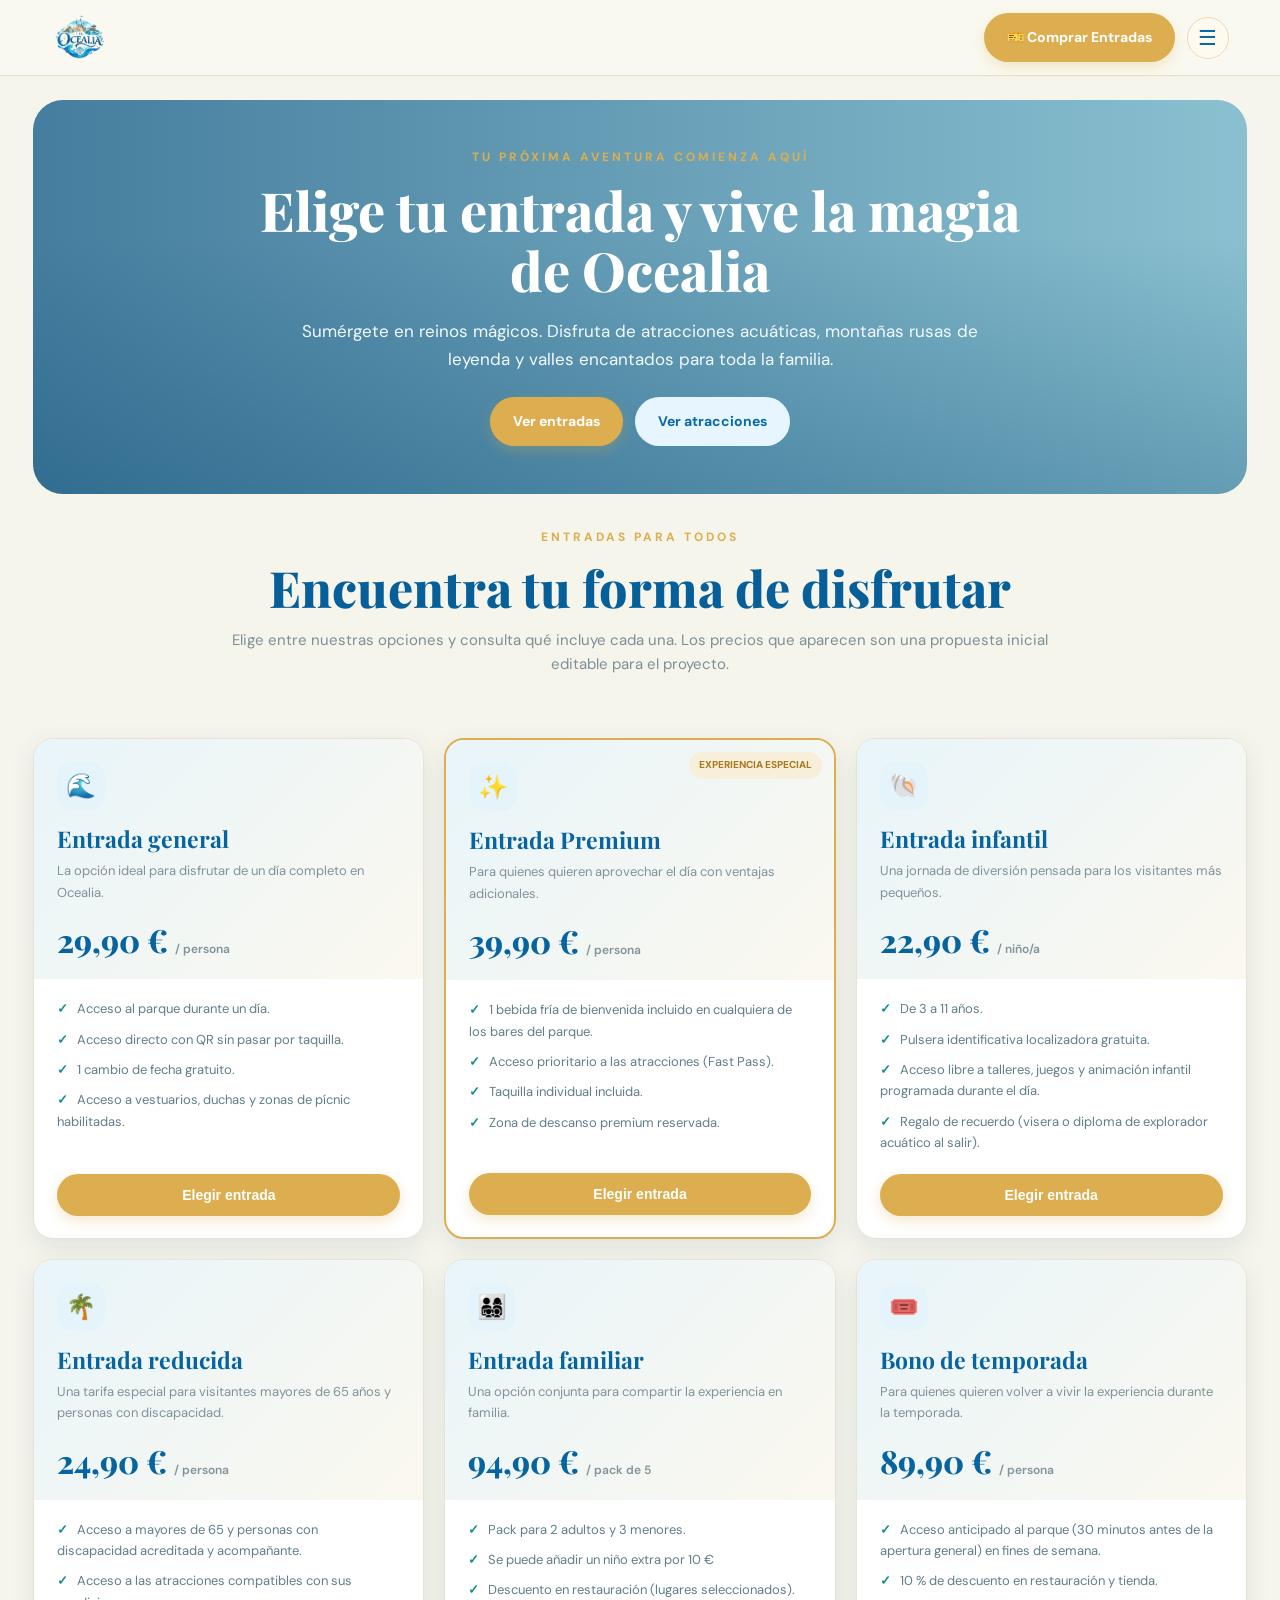
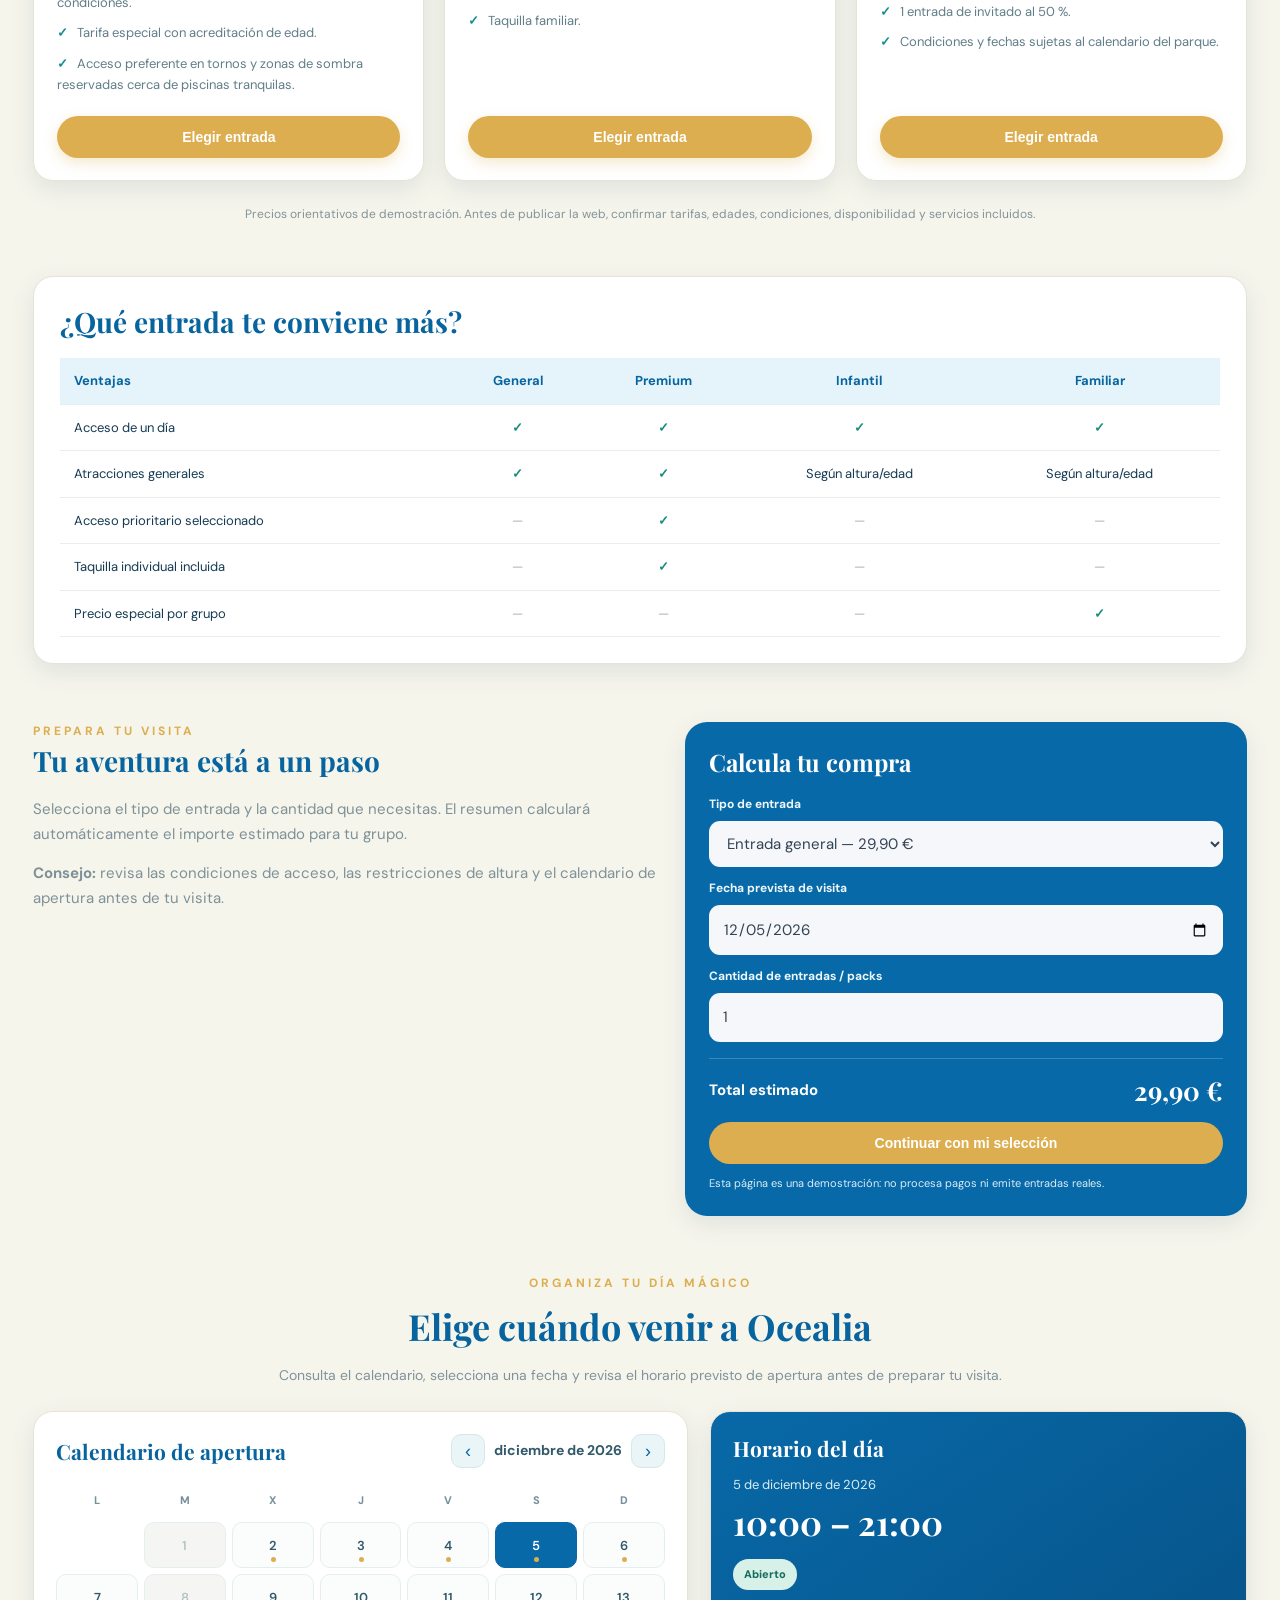
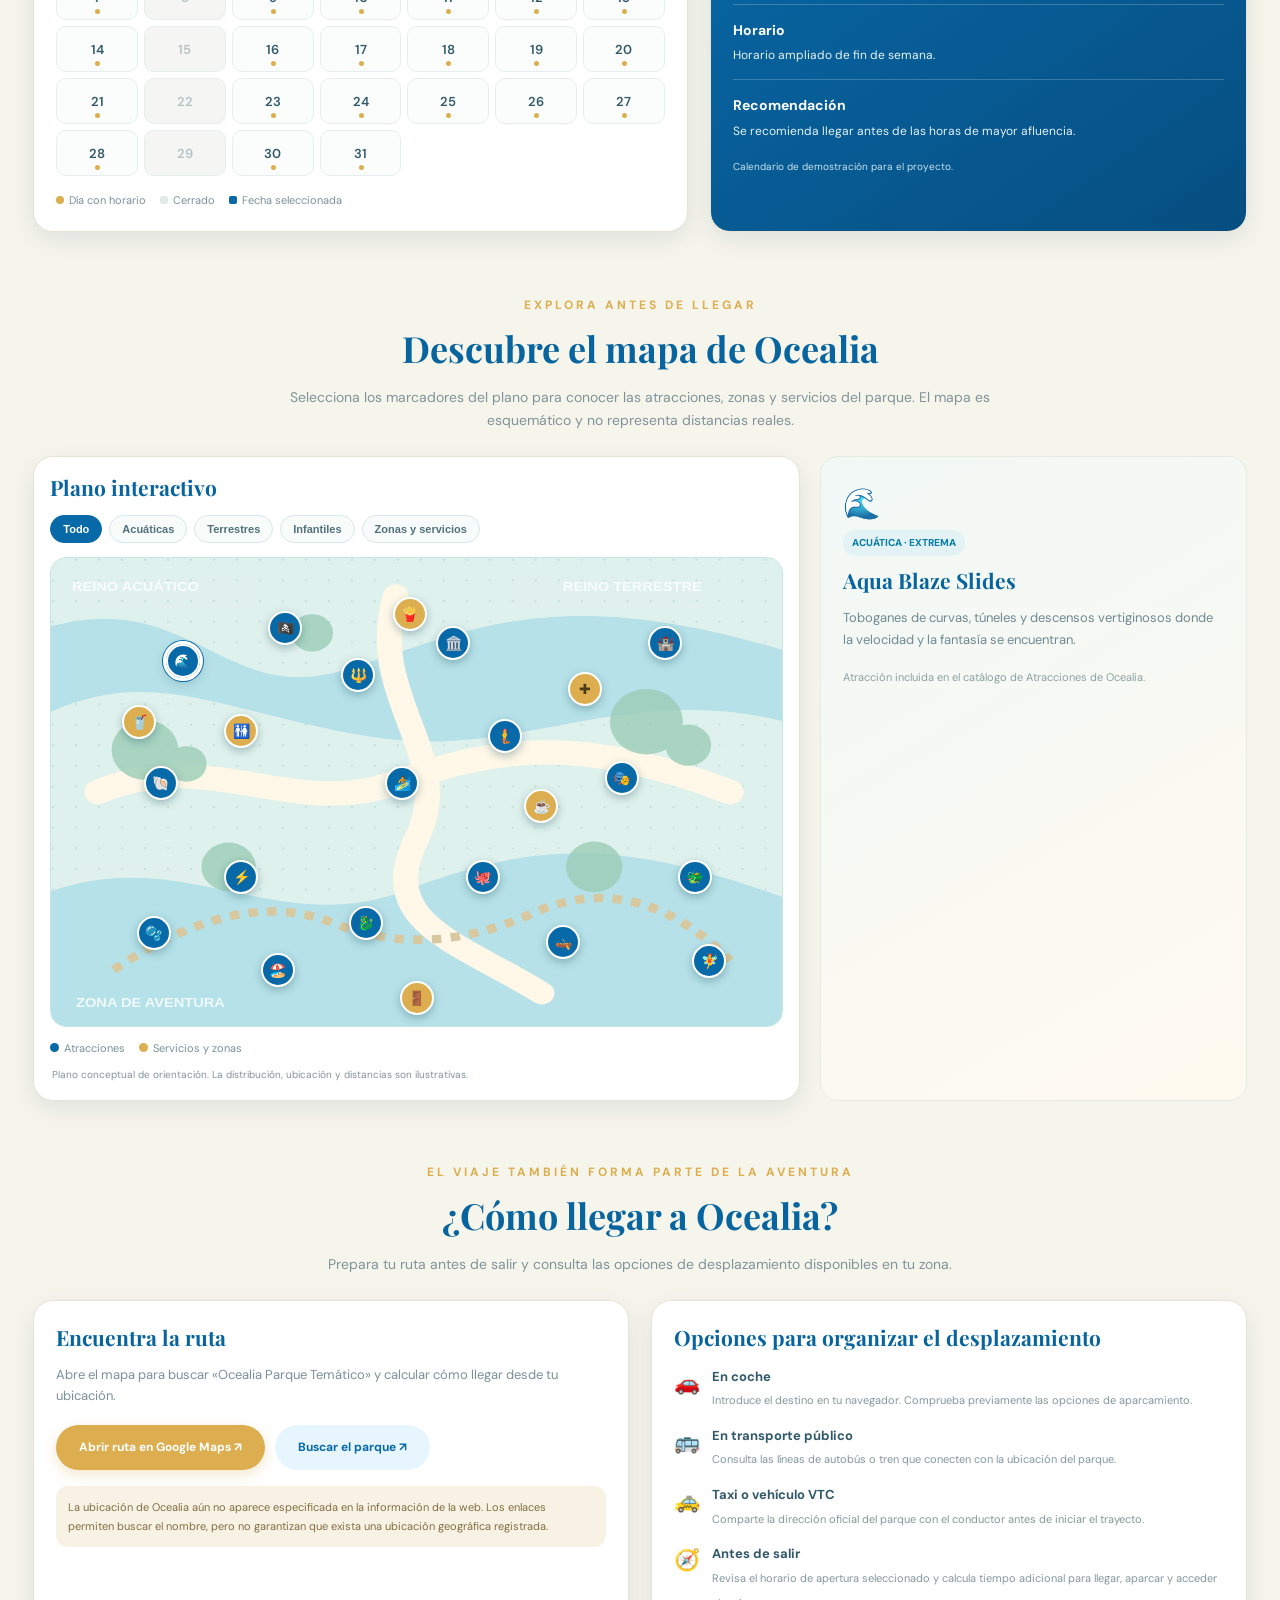
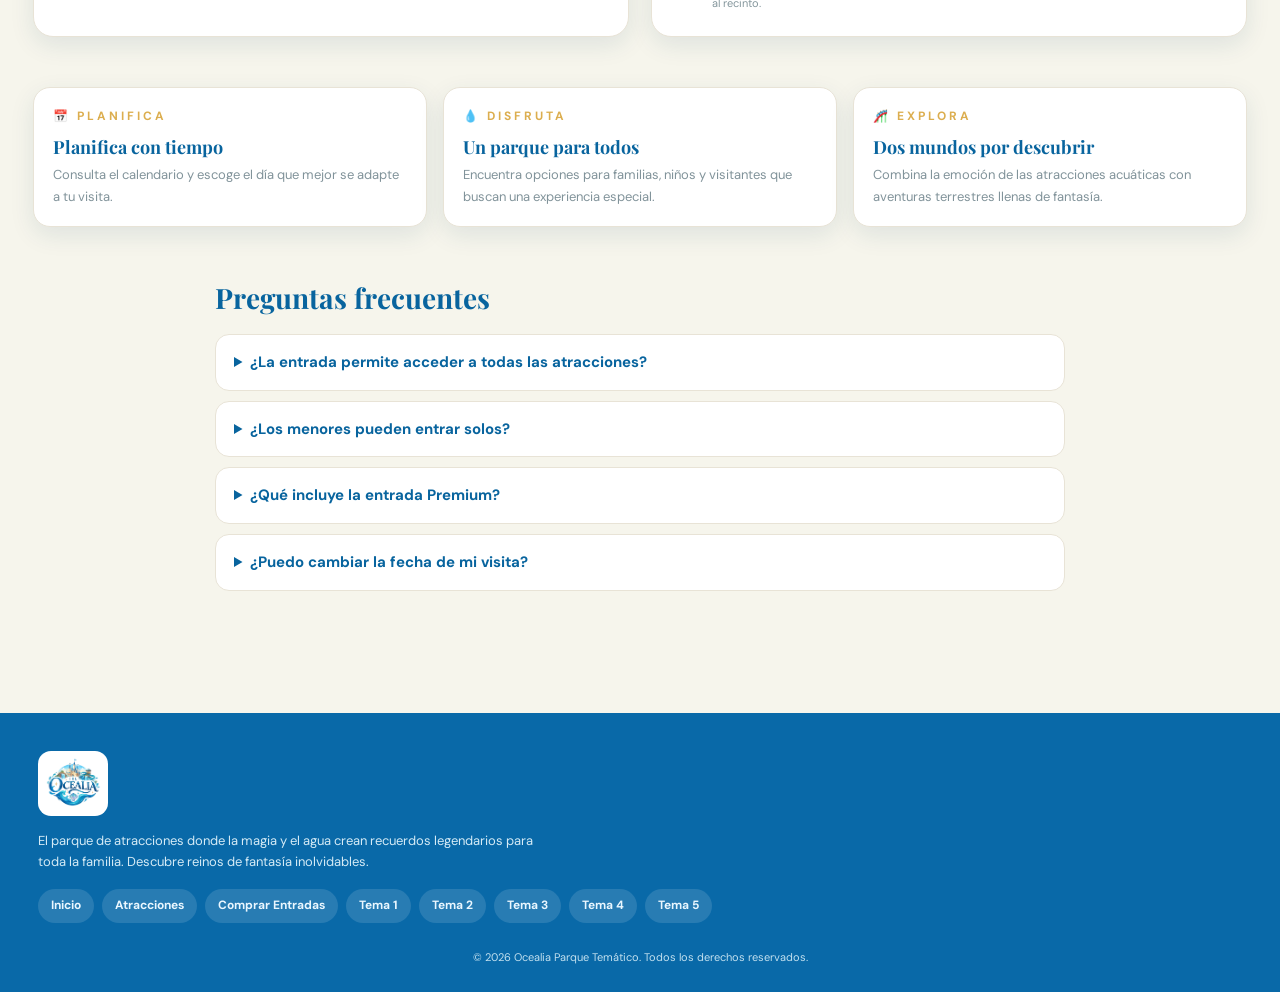
<file: entradas.html>
<!doctype html>
<html lang="es">
<head>
<meta charset="utf-8">
<meta name="viewport" content="width=device-width,initial-scale=1">
<meta name="theme-color" content="#0869a8">
<title>Compra de entradas | The Ocealia</title>
<link rel="stylesheet" href="styles.css">
<style>
/* Estilos específicos de la tienda: la identidad general procede de styles.css */
.ticket-intro{padding:34px 8% 25px;text-align:center}
.ticket-intro h1{font:800 clamp(34px,4.5vw,50px)/1.12 'Playfair Display',Georgia,serif;color:#075f99;margin:12px 0}
.ticket-intro p{max-width:820px;margin:12px auto;color:#7c8f96}
.ticket-grid{display:grid;grid-template-columns:repeat(3,minmax(0,1fr));gap:20px;margin:24px 0}
.ticket-card{background:#fff;border:1px solid #e8e3d6;border-radius:20px;overflow:hidden;box-shadow:var(--shadow);display:flex;flex-direction:column;position:relative;transition:transform .2s,box-shadow .2s}
.ticket-card:hover{transform:translateY(-4px);box-shadow:0 13px 30px rgba(15,69,94,.14)}
.ticket-card.featured{border:2px solid var(--gold)}
.ticket-top{padding:23px 23px 18px;background:linear-gradient(135deg,#e8f5fa,#fbf8ef)}
.ticket-icon{width:48px;height:48px;border-radius:15px;background:#e5f4fb;color:var(--blue);display:grid;place-items:center;font-size:24px;margin-bottom:13px}
.ticket-card h2{font:700 23px 'Playfair Display',Georgia,serif;color:#08649e;margin:0 0 6px}
.ticket-card .description{font-size:13px;color:#81939a;margin:0;min-height:42px}
.ticket-price{font:800 32px 'Playfair Display',Georgia,serif;color:#08649e;margin-top:15px}
.ticket-price small{font:600 12px 'DM Sans',sans-serif;color:#82939a}
.ticket-body{padding:19px 23px 22px;display:flex;flex:1;flex-direction:column}
.ticket-body ul{list-style:none;padding:0;margin:0 0 20px;display:grid;gap:9px;font-size:13px;color:#617e89}
.ticket-body li:before{content:'✓';color:#168d91;font-weight:800;margin-right:9px}
.ticket-body .btn{width:100%;margin-top:auto}
.ticket-ribbon{position:absolute;right:12px;top:12px;background:#f7efd9;color:#a87921;border-radius:99px;padding:5px 10px;font-size:10px;font-weight:800;text-transform:uppercase}
.ticket-note{text-align:center;color:#82939a;font-size:12px;margin:10px 0 0}
.ticket-compare{margin:52px 0 0;background:#fff;border:1px solid #e8e3d6;border-radius:20px;padding:26px;box-shadow:var(--shadow)}
.ticket-compare h2,.booking-copy h2,.faq-title{font:700 28px 'Playfair Display',Georgia,serif;color:#08649e;margin:0 0 18px}
.ticket-table-wrap{overflow-x:auto}
.ticket-table{width:100%;border-collapse:collapse;background:#fff}
.ticket-table th,.ticket-table td{padding:12px 14px;border-bottom:1px solid #e8eee9;text-align:left;font-size:13px}
.ticket-table th{background:#e5f4fb;color:#08649e}
.ticket-table td:not(:first-child),.ticket-table th:not(:first-child){text-align:center}
.ticket-yes{color:#168d7f;font-weight:800}
.ticket-no{color:#a0afb3}
.booking-layout{display:grid;grid-template-columns:1fr .9fr;gap:28px;align-items:start;margin:58px 0 0}
.booking-copy p{color:#7e9199}
.booking-card{background:var(--blue);color:#fff;border-radius:22px;padding:24px;box-shadow:var(--shadow)}
.booking-card h2{font:700 24px 'Playfair Display',Georgia,serif;color:#fff;margin:0 0 17px}
.booking-card label{display:block;font-size:12px;font-weight:700;margin:12px 0 6px;color:#edf8fc}
.booking-card input,.booking-card select{width:100%;border:0;border-radius:11px;background:#f5f7fa;padding:12px 14px;font:inherit;color:#345}
.booking-card .btn{width:100%;margin-top:14px;background:var(--gold);color:white}
.booking-total{display:flex;justify-content:space-between;align-items:center;border-top:1px solid #ffffff35;margin-top:16px;padding-top:14px;font-weight:700}
.booking-total strong{font:700 26px 'Playfair Display',Georgia,serif;color:#fff}
.booking-help{font-size:11px;color:#d9edf8;margin:10px 0 0}
.booking-result{display:none;background:#e5f4fb;color:#075f99;border-radius:11px;padding:12px;margin-top:12px;font-size:12px}
.ticket-extras{display:grid;grid-template-columns:repeat(3,1fr);gap:16px;margin:50px 0}
.ticket-extra{background:#fff;border:1px solid #e8e3d6;border-radius:17px;padding:19px;box-shadow:var(--shadow)}
.ticket-extra h3{font:700 18px 'Playfair Display',Georgia,serif;color:#08649e;margin:8px 0 5px}
.ticket-extra p{font-size:13px;color:#81939a;margin:0}
.ticket-faq{max-width:850px;margin:52px auto}
.ticket-faq details{background:#fff;border:1px solid #e8e3d6;border-radius:14px;padding:15px 18px;margin:10px 0}
.ticket-faq summary{cursor:pointer;font-weight:700;color:#08649e}
.ticket-faq details p{font-size:13px;color:#7e9199;margin-bottom:0}
@media(max-width:800px){.ticket-grid{grid-template-columns:repeat(2,minmax(0,1fr))}.booking-layout{grid-template-columns:1fr}}
@media(max-width:600px){.ticket-grid,.ticket-extras{grid-template-columns:1fr}.ticket-intro{padding:25px 2% 16px}.ticket-compare{padding:17px 12px}.ticket-card .description{min-height:0}}

/* Calendario, plano y cómo llegar: extensión integrada en la identidad Ocealia */
.visit-planner{margin:58px 0 0}.visit-heading{text-align:center;margin:0 auto 24px;max-width:760px}.visit-heading h2{font:700 clamp(27px,4vw,36px) 'Playfair Display',Georgia,serif;color:#08649e;margin:8px 0}.visit-heading p{color:#81939a;font-size:14px}
.planner-grid{display:grid;grid-template-columns:1fr .82fr;gap:22px;align-items:stretch}.calendar-card,.hours-card,.park-map-card,.directions-card{background:#fff;border:1px solid #e8e3d6;border-radius:20px;box-shadow:var(--shadow);padding:22px}.calendar-top{display:flex;align-items:center;justify-content:space-between;gap:12px;margin-bottom:16px}.calendar-top h3,.hours-card h3,.park-map-card h3,.directions-card h3{font:700 21px 'Playfair Display',Georgia,serif;color:#08649e;margin:0}.month-controls{display:flex;align-items:center;gap:8px}.month-controls button{border:1px solid #d7e8e8;background:#eaf5f8;color:#08649e;border-radius:10px;width:34px;height:34px;cursor:pointer;font-size:18px}.month-controls strong{min-width:130px;text-align:center;color:#31596a;font-size:14px}.calendar-grid{display:grid;grid-template-columns:repeat(7,1fr);gap:6px}.calendar-weekday{text-align:center;font-size:11px;font-weight:800;color:#78909a;padding:7px 0}.calendar-day{border:1px solid #e5eeee;border-radius:10px;background:#fbfdfc;min-height:46px;color:#31596a;font:600 13px 'DM Sans',Arial;cursor:pointer;position:relative}.calendar-day:hover:not(:disabled){border-color:#55b8c8;background:#edf8fa}.calendar-day.selected{background:#0869a8;color:white;border-color:#0869a8}.calendar-day.closed{color:#b7c2c5;background:#f5f6f4;cursor:not-allowed}.calendar-day.today:not(.selected){outline:2px solid #dcae4f;outline-offset:1px}.calendar-day .dot{position:absolute;width:5px;height:5px;border-radius:50%;background:#dcae4f;bottom:5px;left:calc(50% - 2px)}.calendar-legend{display:flex;flex-wrap:wrap;gap:14px;margin-top:15px;font-size:11px;color:#7c9098}.legend-dot{display:inline-block;width:8px;height:8px;border-radius:50%;background:#dcae4f;margin-right:5px}.legend-square{display:inline-block;width:8px;height:8px;border-radius:2px;background:#0869a8;margin-right:5px}.legend-muted{display:inline-block;width:8px;height:8px;border-radius:2px;background:#e3e9e8;margin-right:5px}
.hours-card{background:linear-gradient(145deg,#0869a8,#064e81);color:#fff}.hours-card h3{color:#fff}.selected-date{font-size:13px;color:#d9eff5;margin:12px 0 4px}.hours-time{font:700 34px 'Playfair Display',Georgia,serif;margin:4px 0 14px}.status-pill{display:inline-block;border-radius:30px;background:#d7f1e8;color:#176b5e;padding:6px 11px;font-size:11px;font-weight:800}.status-pill.closed-pill{background:#f8e4df;color:#914c3f}.hours-line{border-top:1px solid #ffffff35;padding-top:14px;margin-top:14px;font-size:12px;color:#e3f2f6}.hours-line strong{display:block;color:white;font-size:14px;margin-bottom:4px}.hours-disclaimer{font-size:10px;color:#c9e3ec;margin-top:18px;line-height:1.5}
.map-section{margin:64px 0 0}.map-layout{display:grid;grid-template-columns:1.35fr .75fr;gap:20px;align-items:stretch}.park-map-card{padding:16px}.map-toolbar{display:flex;flex-wrap:wrap;gap:7px;margin:14px 0}.map-filter{border:1px solid #d8e8e8;border-radius:30px;background:#f7fbfa;color:#52717d;padding:7px 12px;font-size:11px;font-weight:700;cursor:pointer}.map-filter.active{background:#0869a8;color:#fff;border-color:#0869a8}.map-canvas{position:relative;overflow:hidden;border-radius:16px;background:#dff1ed;border:1px solid #c6e5df;min-height:470px}.map-canvas svg{position:absolute;inset:0;width:100%;height:100%}.map-marker{position:absolute;transform:translate(-50%,-50%);border:2px solid white;border-radius:50%;width:34px;height:34px;background:#0869a8;color:#fff;box-shadow:0 3px 9px #164c5b55;cursor:pointer;font-size:14px;display:grid;place-items:center;z-index:2}.map-marker.service{background:#dcae4f;color:#4b3a16}.map-marker.active{outline:3px solid #fff;box-shadow:0 0 0 4px #0869a8,0 4px 12px #164c5b55;z-index:4}.map-marker[hidden]{display:none}.map-caption{font-size:10px;color:#81939a;margin:10px 2px 0}.map-info{background:linear-gradient(150deg,#f1f8f6,#fffaf0);border:1px solid #e4ece4;border-radius:18px;padding:22px;min-height:250px}.map-info .info-icon{font-size:30px}.map-info h4{font:700 21px 'Playfair Display',Georgia,serif;color:#08649e;margin:10px 0 5px}.map-info p{font-size:13px;color:#708992}.info-category{display:inline-block;background:#e3f2f4;color:#087da5;border-radius:30px;padding:5px 9px;font-size:10px;font-weight:800}.map-hint{font-size:11px!important;color:#8ba0a4!important;margin-top:18px}.map-key{display:flex;flex-wrap:wrap;gap:14px;margin-top:12px;font-size:11px;color:#78909a}.key-blue,.key-gold{width:9px;height:9px;display:inline-block;border-radius:50%;margin-right:5px}.key-blue{background:#0869a8}.key-gold{background:#dcae4f}
.directions{margin:62px 0 0}.directions-grid{display:grid;grid-template-columns:1fr 1fr;gap:22px}.directions-card p{font-size:13px;color:#7c9098}.direction-actions{display:flex;flex-wrap:wrap;gap:10px;margin-top:18px}.direction-actions a{font-size:12px}.direction-note{font-size:11px!important;background:#f8f2e4;padding:12px;border-radius:12px;color:#826d43!important;margin-top:16px}.direction-list{display:grid;gap:13px;margin-top:15px}.direction-item{display:flex;gap:12px;align-items:flex-start}.direction-item span{font-size:21px}.direction-item strong{display:block;color:#31596a;font-size:13px}.direction-item small{color:#84969c;font-size:11px}
@media(max-width:850px){.planner-grid,.map-layout,.directions-grid{grid-template-columns:1fr}.map-canvas{min-height:430px}}
@media(max-width:520px){.calendar-card,.hours-card,.park-map-card,.directions-card{padding:15px}.calendar-day{min-height:39px}.map-canvas{min-height:390px}.map-marker{width:29px;height:29px;font-size:12px}}

</style>
</head>
<body>
<header class="site-header">
  <a class="brand" href="index.html" aria-label="Ocealia inicio"><img src="assets/logo-ocealia.png" alt="Logotipo de Ocealia"></a>
  <div class="header-actions">
    <a class="btn btn-gold" href="#entradas">🎫 Comprar Entradas</a>
    <button class="menu-toggle" aria-label="Abrir menú" aria-expanded="false">☰</button>
  </div>
  <nav class="nav" aria-label="Navegación principal">
    <a href="index.html">Inicio</a><a href="attractions.html">Atracciones</a>
    <a href="careers.html">Tema 1</a><a href="tema2.html">Tema 2</a>
    <a href="tema3.html">Tema 3</a><a href="tema4.html">Tema 4</a><a href="tema5.html">Tema 5</a>
  </nav>
</header>

<main>
  <section class="hero">
    <div class="hero-content">
      <div class="eyebrow">Tu próxima aventura comienza aquí</div>
      <h1>Elige tu entrada y vive la magia de Ocealia</h1>
      <p>Sumérgete en reinos mágicos. Disfruta de atracciones acuáticas, montañas rusas de leyenda y valles encantados para toda la familia.</p>
      <div class="hero-buttons">
        <a class="btn btn-gold" href="#entradas">Ver entradas</a>
        <a class="btn btn-light" href="attractions.html">Ver atracciones</a>
      </div>
    </div>
  </section>

  <section id="entradas">
    <div class="ticket-intro">
      <div class="eyebrow">Entradas para todos</div>
      <h1>Encuentra tu forma de disfrutar</h1>
      <p>Elige entre nuestras opciones y consulta qué incluye cada una. Los precios que aparecen son una propuesta inicial editable para el proyecto.</p>
    </div>
    <div class="ticket-grid">
      <article class="ticket-card">
        <div class="ticket-top"><div class="ticket-icon">🌊</div><h2>Entrada general</h2><p class="description">La opción ideal para disfrutar de un día completo en Ocealia.</p><div class="ticket-price">29,90 € <small>/ persona</small></div></div>
        <div class="ticket-body"><ul><li>Acceso al parque durante un día.</li><li>Acceso directo con QR sin pasar por taquilla.</li><li>1 cambio de fecha gratuito.</li><li>Acceso a vestuarios, duchas y zonas de pícnic habilitadas.</li></ul><button class="btn btn-gold choose-ticket" data-type="general">Elegir entrada</button></div>
      </article>
      <article class="ticket-card featured">
        <span class="ticket-ribbon">Experiencia especial</span>
        <div class="ticket-top"><div class="ticket-icon">✨</div><h2>Entrada Premium</h2><p class="description">Para quienes quieren aprovechar el día con ventajas adicionales.</p><div class="ticket-price">39,90 € <small>/ persona</small></div></div>
        <div class="ticket-body"><ul><li>1 bebida fría de bienvenida incluido en cualquiera de los bares del parque.</li><li>Acceso prioritario a las atracciones (Fast Pass).</li><li>Taquilla individual incluida.</li><li>Zona de descanso premium reservada.</li></ul><button class="btn btn-gold choose-ticket" data-type="premium">Elegir entrada</button></div>
      </article>
      <article class="ticket-card">
        <div class="ticket-top"><div class="ticket-icon">🐚</div><h2>Entrada infantil</h2><p class="description">Una jornada de diversión pensada para los visitantes más pequeños.</p><div class="ticket-price">22,90 € <small>/ niño/a</small></div></div>
        <div class="ticket-body"><ul><li>De 3 a 11 años.</li><li>Pulsera identificativa localizadora gratuita.</li><li>Acceso libre a talleres, juegos y animación infantil programada durante el día.</li><li>Regalo de recuerdo (visera o diploma de explorador acuático al salir).</li></ul><button class="btn btn-gold choose-ticket" data-type="infantil">Elegir entrada</button></div>
      </article>
      <article class="ticket-card">
        <div class="ticket-top"><div class="ticket-icon">🌴</div><h2>Entrada reducida</h2><p class="description">Una tarifa especial para visitantes mayores de 65 años y personas con discapacidad.</p><div class="ticket-price">24,90 € <small>/ persona</small></div></div>
        <div class="ticket-body"><ul><li>Acceso a  mayores de 65 y personas con discapacidad acreditada y acompañante.</li><li>Acceso a las atracciones compatibles con sus condiciones.</li><li>Tarifa especial con acreditación de edad.</li><li>Acceso preferente en tornos y zonas de sombra reservadas cerca de piscinas tranquilas.</li></ul><button class="btn btn-gold choose-ticket" data-type="reducida">Elegir entrada</button></div>
      </article>
      <article class="ticket-card">
        <div class="ticket-top"><div class="ticket-icon">👨‍👩‍👧‍👦</div><h2>Entrada familiar</h2><p class="description">Una opción conjunta para compartir la experiencia en familia.</p><div class="ticket-price">94,90 € <small>/ pack de 5</small></div></div>
        <div class="ticket-body"><ul><li>Pack para 2 adultos y 3 menores.</li><li>Se puede añadir un niño extra por 10 €</li><li>Descuento en restauración (lugares seleccionados).</li><li>Taquilla familiar.</li></ul><button class="btn btn-gold choose-ticket" data-type="familiar">Elegir entrada</button></div>
      </article>
      <article class="ticket-card">
        <div class="ticket-top"><div class="ticket-icon">🎟️</div><h2>Bono de temporada</h2><p class="description">Para quienes quieren volver a vivir la experiencia durante la temporada.</p><div class="ticket-price">89,90 € <small>/ persona</small></div></div>
        <div class="ticket-body"><ul><li>Acceso anticipado al parque (30 minutos antes de la apertura general) en fines de semana.</li><li>10 % de descuento en restauración y tienda.</li><li>1 entrada de invitado al 50 %.</li><li>Condiciones y fechas sujetas al calendario del parque.</li></ul><button class="btn btn-gold choose-ticket" data-type="bono">Elegir entrada</button></div>
      </article>
    </div>
    <p class="ticket-note">Precios orientativos de demostración. Antes de publicar la web, confirmar tarifas, edades, condiciones, disponibilidad y servicios incluidos.</p>
  </section>

  <section class="ticket-compare">
    <h2>¿Qué entrada te conviene más?</h2>
    <div class="ticket-table-wrap"><table class="ticket-table">
      <thead><tr><th>Ventajas</th><th>General</th><th>Premium</th><th>Infantil</th><th>Familiar</th></tr></thead>
      <tbody>
        <tr><td>Acceso de un día</td><td class="ticket-yes">✓</td><td class="ticket-yes">✓</td><td class="ticket-yes">✓</td><td class="ticket-yes">✓</td></tr>
        <tr><td>Atracciones generales</td><td class="ticket-yes">✓</td><td class="ticket-yes">✓</td><td>Según altura/edad</td><td>Según altura/edad</td></tr>
        <tr><td>Acceso prioritario seleccionado</td><td class="ticket-no">—</td><td class="ticket-yes">✓</td><td class="ticket-no">—</td><td class="ticket-no">—</td></tr>
        <tr><td>Taquilla individual incluida</td><td class="ticket-no">—</td><td class="ticket-yes">✓</td><td class="ticket-no">—</td><td class="ticket-no">—</td></tr>
        <tr><td>Precio especial por grupo</td><td class="ticket-no">—</td><td class="ticket-no">—</td><td class="ticket-no">—</td><td class="ticket-yes">✓</td></tr>
      </tbody>
    </table></div>
  </section>

  <section class="booking-layout" id="reserva">
    <div class="booking-copy"><div class="eyebrow">Prepara tu visita</div><h2>Tu aventura está a un paso</h2><p>Selecciona el tipo de entrada y la cantidad que necesitas. El resumen calculará automáticamente el importe estimado para tu grupo.</p><p><strong>Consejo:</strong> revisa las condiciones de acceso, las restricciones de altura y el calendario de apertura antes de tu visita.</p></div>
    <form class="booking-card" id="ticketForm">
      <h2>Calcula tu compra</h2>
      <label for="ticketType">Tipo de entrada</label>
      <select id="ticketType"><option value="general">Entrada general — 29,90 €</option><option value="premium">Entrada Premium — 39,90 €</option><option value="infantil">Entrada infantil — 22,90 €</option><option value="reducida">Entrada reducida — 24,90 €</option><option value="familiar">Entrada familiar (pack de 4) — 94,90 €</option><option value="bono">Bono de temporada — 89,90 €</option></select>
      <label for="visitDate">Fecha prevista de visita</label><input type="date" id="visitDate">
      <label for="quantity">Cantidad de entradas / packs</label><input type="number" id="quantity" min="1" max="20" value="1">
      <div class="booking-total"><span>Total estimado</span><strong id="total">29,90 €</strong></div>
      <button class="btn" type="submit">Continuar con mi selección</button>
      <p class="booking-help">Esta página es una demostración: no procesa pagos ni emite entradas reales.</p>
      <div class="booking-result" id="confirmation" role="status" aria-live="polite"></div>
    </form>
  </section>


  <section class="visit-planner" id="calendario">
    <div class="visit-heading"><div class="eyebrow">Organiza tu día mágico</div><h2>Elige cuándo venir a Ocealia</h2><p>Consulta el calendario, selecciona una fecha y revisa el horario previsto de apertura antes de preparar tu visita.</p></div>
    <div class="planner-grid">
      <div class="calendar-card">
        <div class="calendar-top"><h3>Calendario de apertura</h3><div class="month-controls"><button type="button" id="prevMonth" aria-label="Mes anterior">‹</button><strong id="monthLabel"></strong><button type="button" id="nextMonth" aria-label="Mes siguiente">›</button></div></div>
        <div class="calendar-grid" id="calendarGrid" aria-label="Calendario de selección de fecha"></div>
        <div class="calendar-legend"><span><i class="legend-dot"></i>Día con horario</span><span><i class="legend-muted"></i>Cerrado</span><span><i class="legend-square"></i>Fecha seleccionada</span></div>
      </div>
      <aside class="hours-card" aria-live="polite"><h3>Horario del día</h3><p class="selected-date" id="selectedDateLabel">Selecciona una fecha en el calendario</p><div class="hours-time" id="hoursTime">—</div><span class="status-pill" id="dayStatus">Sin fecha seleccionada</span><div class="hours-line"><strong>Horario</strong><span id="hoursDetail">Elige un día para consultar la previsión de apertura.</span></div><div class="hours-line"><strong>Recomendación</strong><span id="hoursTip">Llega con antelación para organizar tu entrada y aprovechar el día.</span></div><p class="hours-disclaimer">Calendario de demostración para el proyecto.</p></aside>
    </div>
  </section>

  <section class="map-section" id="mapa-parque">
    <div class="visit-heading"><div class="eyebrow">Explora antes de llegar</div><h2>Descubre el mapa de Ocealia</h2><p>Selecciona los marcadores del plano para conocer las atracciones, zonas y servicios del parque. El mapa es esquemático y no representa distancias reales.</p></div>
    <div class="map-layout">
      <div class="park-map-card"><h3>Plano interactivo</h3><div class="map-toolbar" id="mapFilters"><button type="button" class="map-filter active" data-filter="all">Todo</button><button type="button" class="map-filter" data-filter="acuática">Acuáticas</button><button type="button" class="map-filter" data-filter="terrestre">Terrestres</button><button type="button" class="map-filter" data-filter="infantil">Infantiles</button><button type="button" class="map-filter" data-filter="servicio">Zonas y servicios</button></div>
        <div class="map-canvas" id="parkMap" aria-label="Plano esquemático interactivo de Ocealia">
          <svg viewBox="0 0 700 500" preserveAspectRatio="none" aria-hidden="true"><defs><pattern id="mapDots" width="22" height="22" patternUnits="userSpaceOnUse"><circle cx="2" cy="2" r="1" fill="#b6dcd4"/></pattern></defs><rect width="700" height="500" fill="#dff1ed"/><rect width="700" height="500" fill="url(#mapDots)"/><path d="M-20 80 C130 20 160 160 280 120 S480 20 720 105 L720 180 C550 125 450 220 300 190 S90 110 -20 175Z" fill="#b6e1e8"/><path d="M-20 365 C120 295 210 410 340 355 S550 300 720 370 L720 500 -20 500Z" fill="#b6e1e8"/><path d="M45 250 C150 200 230 280 330 240 S510 190 650 250" fill="none" stroke="#fff8e8" stroke-width="26" stroke-linecap="round"/><path d="M330 40 C300 150 390 210 350 300 S390 410 470 465" fill="none" stroke="#fff8e8" stroke-width="24" stroke-linecap="round"/><path d="M60 440 Q180 350 270 390 T460 380 T650 430" fill="none" stroke="#d8c89f" stroke-width="9" stroke-dasharray="9 9"/><g fill="#9bcdb7" opacity=".8"><circle cx="90" cy="205" r="32"/><circle cx="130" cy="220" r="19"/><circle cx="570" cy="175" r="35"/><circle cx="610" cy="200" r="22"/><circle cx="170" cy="330" r="26"/><circle cx="520" cy="330" r="27"/><circle cx="250" cy="80" r="20"/></g><g fill="#fff" opacity=".8" font-family="Arial" font-size="14" font-weight="bold"><text x="20" y="35">REINO ACUÁTICO</text><text x="490" y="35">REINO TERRESTRE</text><text x="24" y="480">ZONA DE AVENTURA</text></g></svg>
        </div><div class="map-key"><span><i class="key-blue"></i>Atracciones</span><span><i class="key-gold"></i>Servicios y zonas</span></div><p class="map-caption">Plano conceptual de orientación. La distribución, ubicación y distancias son ilustrativas.</p>
      </div>
      <aside class="map-info" id="mapInfo" aria-live="polite"><div class="info-icon" id="mapInfoIcon">🧭</div><span class="info-category" id="mapInfoCategory">GUÍA DEL PARQUE</span><h4 id="mapInfoTitle">Selecciona un lugar</h4><p id="mapInfoText">Pulsa cualquiera de los marcadores del mapa para descubrir qué puedes encontrar en esa zona de Ocealia.</p><p class="map-hint" id="mapInfoExtra">Puedes filtrar el plano por tipo de experiencia.</p></aside>
    </div>
  </section>

  <section class="directions" id="como-llegar">
    <div class="visit-heading"><div class="eyebrow">El viaje también forma parte de la aventura</div><h2>¿Cómo llegar a Ocealia?</h2><p>Prepara tu ruta antes de salir y consulta las opciones de desplazamiento disponibles en tu zona.</p></div>
    <div class="directions-grid">
      <article class="directions-card"><h3>Encuentra la ruta</h3><p>Abre el mapa para buscar «Ocealia Parque Temático» y calcular cómo llegar desde tu ubicación.</p><div class="direction-actions"><a class="btn btn-gold" href="https://www.google.com/maps/dir/?api=1&destination=Ocealia%20Parque%20Tem%C3%A1tico" target="_blank" rel="noopener">Abrir ruta en Google Maps ↗</a><a class="btn btn-light" href="https://www.google.com/maps/search/?api=1&query=Ocealia%20Parque%20Tem%C3%A1tico" target="_blank" rel="noopener">Buscar el parque ↗</a></div><p class="direction-note">La ubicación de Ocealia aún no aparece especificada en la información de la web. Los enlaces permiten buscar el nombre, pero no garantizan que exista una ubicación geográfica registrada.</p></article>
      <article class="directions-card"><h3>Opciones para organizar el desplazamiento</h3><div class="direction-list"><div class="direction-item"><span>🚗</span><div><strong>En coche</strong><small>Introduce el destino en tu navegador. Comprueba previamente las opciones de aparcamiento.</small></div></div><div class="direction-item"><span>🚌</span><div><strong>En transporte público</strong><small>Consulta las líneas de autobús o tren que conecten con la ubicación del parque.</small></div></div><div class="direction-item"><span>🚕</span><div><strong>Taxi o vehículo VTC</strong><small>Comparte la dirección oficial del parque con el conductor antes de iniciar el trayecto.</small></div></div><div class="direction-item"><span>🧭</span><div><strong>Antes de salir</strong><small>Revisa el horario de apertura seleccionado y calcula tiempo adicional para llegar, aparcar y acceder al recinto.</small></div></div></div></article>
    </div>
  </section>

  <section class="ticket-extras">
    <article class="ticket-extra"><div class="eyebrow">📅 Planifica</div><h3>Planifica con tiempo</h3><p>Consulta el calendario y escoge el día que mejor se adapte a tu visita.</p></article>
    <article class="ticket-extra"><div class="eyebrow">💧 Disfruta</div><h3>Un parque para todos</h3><p>Encuentra opciones para familias, niños y visitantes que buscan una experiencia especial.</p></article>
    <article class="ticket-extra"><div class="eyebrow">🎢 Explora</div><h3>Dos mundos por descubrir</h3><p>Combina la emoción de las atracciones acuáticas con aventuras terrestres llenas de fantasía.</p></article>
  </section>

  <section class="ticket-faq">
    <h2 class="faq-title">Preguntas frecuentes</h2>
    <details><summary>¿La entrada permite acceder a todas las atracciones?</summary><p>El acceso depende de las condiciones de cada atracción, como altura mínima, edad, seguridad y disponibilidad. Consulta la información específica antes de acceder.</p></details>
    <details><summary>¿Los menores pueden entrar solos?</summary><p>Por seguridad, los menores deben acudir acompañados y supervisados por una persona adulta responsable.</p></details>
    <details><summary>¿Qué incluye la entrada Premium?</summary><p>Incluye las ventajas indicadas en su tarjeta: acceso prioritario a una selección de atracciones, taquilla individual y acceso a una zona de descanso reservada, sujeto a disponibilidad.</p></details>
    <details><summary>¿Puedo cambiar la fecha de mi visita?</summary><p>Las condiciones de cambios, cancelaciones y devoluciones deben consultarse en la política oficial de compra del parque antes de confirmar una reserva.</p></details>
  </section>
</main>

<footer class="footer">
  <div class="footer-inner">
    <img class="footer-brand" src="assets/logo-ocealia.png" alt="Ocealia">
    <p>El parque de atracciones donde la magia y el agua crean recuerdos legendarios para toda la familia. Descubre reinos de fantasía inolvidables.</p>
    <nav class="footer-links"><a href="index.html">Inicio</a><a href="attractions.html">Atracciones</a><a href="index.html#entradas">Comprar Entradas</a><a href="careers.html">Tema 1</a><a href="tema2.html">Tema 2</a><a href="tema3.html">Tema 3</a><a href="tema4.html">Tema 4</a><a href="tema5.html">Tema 5</a></nav>
    <div class="copyright">© 2026 Ocealia Parque Temático. Todos los derechos reservados.</div>
  </div>
</footer>
<script src="script.js"></script>
<script>
const prices={general:29.90,premium:39.90,infantil:22.90,reducida:24.90,familiar:94.90,bono:89.90};
const typeSelect=document.getElementById('ticketType'),quantityInput=document.getElementById('quantity');
const totalElement=document.getElementById('total'),form=document.getElementById('ticketForm');
const confirmation=document.getElementById('confirmation');
function updateTotal(){
 const quantity=Math.max(1,Math.min(20,Number(quantityInput.value)||1));quantityInput.value=quantity;
 totalElement.textContent=new Intl.NumberFormat('es-ES',{style:'currency',currency:'EUR'}).format((prices[typeSelect.value]||0)*quantity);
}
typeSelect.addEventListener('change',updateTotal);quantityInput.addEventListener('input',updateTotal);
document.querySelectorAll('.choose-ticket').forEach(button=>button.addEventListener('click',()=>{
 typeSelect.value=button.dataset.type;updateTotal();document.getElementById('reserva').scrollIntoView({behavior:'smooth'});confirmation.style.display='none';
}));
form.addEventListener('submit',event=>{
 event.preventDefault();const selected=typeSelect.options[typeSelect.selectedIndex].text,date=document.getElementById('visitDate').value;
 const dateText=date?' para el '+new Date(date+'T12:00:00').toLocaleDateString('es-ES'):'';
 confirmation.textContent=`Has seleccionado ${quantityInput.value} × ${selected}${dateText}. Total estimado: ${totalElement.textContent}. Esta es una demostración; no se ha realizado ningún pago.`;
 confirmation.style.display='block';
});
updateTotal();
</script>
<script>
// Calendario interactivo de ejemplo: días cerrados los martes; horario variable por día.
(function(){
 const grid=document.getElementById('calendarGrid'); if(!grid)return;
 const monthLabel=document.getElementById('monthLabel');
 const selectedDateLabel=document.getElementById('selectedDateLabel');
 const hoursTime=document.getElementById('hoursTime'),dayStatus=document.getElementById('dayStatus');
 const hoursDetail=document.getElementById('hoursDetail'),hoursTip=document.getElementById('hoursTip');
 const today=new Date();today.setHours(0,0,0,0);
 let view=new Date(today.getFullYear(),today.getMonth(),1), selected=null;
 const fmt=new Intl.DateTimeFormat('es-ES',{day:'numeric',month:'long',year:'numeric'});
 function isClosed(date){return date.getDay()===2;}
 function render(){
  monthLabel.textContent=new Intl.DateTimeFormat('es-ES',{month:'long',year:'numeric'}).format(view);
  grid.innerHTML='';['L','M','X','J','V','S','D'].forEach(d=>{const el=document.createElement('div');el.className='calendar-weekday';el.textContent=d;grid.appendChild(el)});
  const first=new Date(view.getFullYear(),view.getMonth(),1),offset=(first.getDay()+6)%7,days=new Date(view.getFullYear(),view.getMonth()+1,0).getDate();
  for(let i=0;i<offset;i++){const blank=document.createElement('div');grid.appendChild(blank)}
  for(let n=1;n<=days;n++){
   const date=new Date(view.getFullYear(),view.getMonth(),n);const b=document.createElement('button');b.type='button';b.className='calendar-day';b.textContent=n;
   const closed=isClosed(date);if(closed){b.classList.add('closed');b.disabled=true;b.setAttribute('aria-label',`${fmt.format(date)}, cerrado`)}else{b.setAttribute('aria-label',`${fmt.format(date)}, abierto`);const dot=document.createElement('i');dot.className='dot';b.appendChild(dot);b.addEventListener('click',()=>{selected=date;render();showDate(date)})}
   if(date.getTime()===today.getTime())b.classList.add('today');if(selected&&date.getTime()===selected.getTime())b.classList.add('selected');grid.appendChild(b);
  }
 }
 function showDate(date){const day=date.getDay(),weekend=day===0||day===6;const open=weekend?'10:00':'10:00',close=weekend?'21:00':'19:00';
  selectedDateLabel.textContent=fmt.format(date);hoursTime.textContent=`${open} – ${close}`;dayStatus.textContent='Abierto';dayStatus.className='status-pill';
  hoursDetail.textContent=weekend?'Horario ampliado de fin de semana.':'Horario habitual de día laborable.';
  hoursTip.textContent=weekend?'Se recomienda llegar antes de las horas de mayor afluencia.':'Llega con antelación para organizar tu entrada y aprovechar el día.';
  const input=document.getElementById('visitDate');if(input){input.value=[date.getFullYear(),String(date.getMonth()+1).padStart(2,'0'),String(date.getDate()).padStart(2,'0')].join('-')}
 }
 document.getElementById('prevMonth').addEventListener('click',()=>{view=new Date(view.getFullYear(),view.getMonth()-1,1);render()});
 document.getElementById('nextMonth').addEventListener('click',()=>{view=new Date(view.getFullYear(),view.getMonth()+1,1);render()});
 const dateInput=document.getElementById('visitDate');if(dateInput){dateInput.addEventListener('change',()=>{if(!dateInput.value)return;const d=new Date(dateInput.value+'T12:00:00');if(!isClosed(d)){selected=d;view=new Date(d.getFullYear(),d.getMonth(),1);render();showDate(d)}else{dateInput.value='';selectedDateLabel.textContent='Los martes figuran como día de cierre en este calendario de ejemplo.';hoursTime.textContent='Cerrado';dayStatus.textContent='Día de cierre';dayStatus.className='status-pill closed-pill';hoursDetail.textContent='Selecciona otro día para consultar el horario.'}})}
 render();let firstOpen=new Date(today);while(isClosed(firstOpen))firstOpen.setDate(firstOpen.getDate()+1);selected=firstOpen;view=new Date(firstOpen.getFullYear(),firstOpen.getMonth(),1);render();showDate(firstOpen);
})();

// Plano esquemático: nombres y descripciones basados en el apartado attractions.html.
(function(){
 const places=[
  ['Aqua Blaze Slides','Acuática','Toboganes de curvas, túneles y descensos vertiginosos donde la velocidad y la fantasía se encuentran.','🌊',18,22,'Extrema'],
  ['Buccaneer Bay','Acuática','Una antigua bahía de piratas con barcos, ruinas y elementos marinos para una aventura imaginativa.','🏴‍☠️',32,15,'Moderada'],
  ['Children’s Reef','Infantil','Un pequeño arrecife con juegos acuáticos, recorridos suaves y fantasía marina para los más pequeños.','🐚',15,48,'Infantil'],
  ['El Abismo de Poseidón','Acuática','Cae en picado por un tubo casi vertical hacia las profundidades marinas en nuestra atracción más intensa.','🔱',42,25,'Extrema'],
  ['Lost Atlantis Waterland','Acuática','Ruinas de una civilización submarina legendaria, templos, cascadas y recorridos misteriosos.','🏛️',55,18,'Extrema'],
  ['Mermaid Grotto','Terrestre','Una misteriosa gruta con vegetación marina, rocas mágicas y rincones secretos.','🧜',62,38,'Moderada'],
  ['Mermaid Theatre','Terrestre','Sirenas, criaturas marinas y leyendas con música, personajes fantásticos y efectos visuales.','🎭',78,47,'Familiar'],
  ['Mystical Ocean Castle','Terrestre','Un castillo mágico inspirado en antiguos reinos submarinos, perfecto para pasear y hacer fotos.','🏰',84,18,'Familiar'],
  ['Poseidon’s Revenge','Acuática','Enormes curvas, descensos y giros en una auténtica batalla contra las fuerzas del océano.','⚡',26,68,'Extrema'],
  ['Serpent’s Spiral','Acuática','Un tobogán en espiral con curvas y descensos hasta terminar en las aguas de Ocealia.','🐉',43,78,'Extrema'],
  ['The Kraken Splash','Acuática','Enfréntate al legendario Kraken en una aventura llena de agua, efectos especiales y sorpresas.','🐙',59,68,'Extrema'],
  ['The Mermaid River','Acuática','Un recorrido tranquilo entre paisajes submarinos, plantas, rocas y rincones secretos.','🛶',70,82,'Relax'],
  ['Tiny Tides','Infantil','Zona de juegos acuáticos con chorros, recorridos suaves y aventuras inspiradas en el fondo marino.','🫧',14,80,'Infantil'],
  ['Torre del Dragón','Terrestre','Siente la furia del dragón en una montaña rusa que atraviesa túneles oscuros a gran velocidad.','🐲',88,68,'Extrema'],
  ['Valle de las Hadas','Infantil','Un bosque encantado con setas gigantes, laberintos mágicos y juegos suaves para explorar.','🧚',90,86,'Infantil'],
  ['Wave Pool','Acuática','Una piscina de olas inspiradas en las corrientes del océano, para descansar y divertirse.','🏖️',31,88,'Familiar'],
  ['Wave Rider','Acuática','Una experiencia inspirada en las corrientes mágicas del océano, llena de movimiento.','🏄',48,48,'Familiar'],
  ['Aqua Drinks','Servicio','Un punto de descanso perfecto para refrescarse entre aventuras. Ofrece bebidas inspiradas en el mundo submarino.','🥤',12,35,'Restauración'],
  ['Aqua Snacks','Servicio','Un espacio para recuperar energías con aperitivos y comidas rápidas para toda la familia.','🍟',49,12,'Restauración'],
  ['First Aid','Servicio','Punto de atención sanitaria destinado a ofrecer asistencia a los visitantes cuando sea necesario.','✚',73,28,'Servicios'],
  ['Guppy Cove Café','Servicio','Un acogedor restaurante inspirado en una pequeña cala marina.','☕',67,53,'Restauración'],
  ['Ocealia Gateway','Servicio','La aventura comienza en la gran entrada que conecta nuestro mundo con el reino mágico de Ocealia.','🚪',50,94,'Entrada'],
  ['Restrooms','Servicio','Zonas de aseos distribuidas por el parque para facilitar una visita cómoda.','🚻',26,37,'Servicios']
 ];
 const map=document.getElementById('parkMap'),infoTitle=document.getElementById('mapInfoTitle'),infoText=document.getElementById('mapInfoText'),infoIcon=document.getElementById('mapInfoIcon'),infoCat=document.getElementById('mapInfoCategory'),infoExtra=document.getElementById('mapInfoExtra');if(!map)return;
 const markers=[];
 function selectPlace(place,button){markers.forEach(m=>m.classList.toggle('active',m===button));infoIcon.textContent=place[3];infoCat.textContent=place[1]==='Servicio'?`ZONA · ${place[6].toUpperCase()}`:`${place[1].toUpperCase()} · ${place[6].toUpperCase()}`;infoTitle.textContent=place[0];infoText.textContent=place[2];infoExtra.textContent=place[1]==='Servicio'?'Servicio del parque incluido en el plano conceptual.':'Atracción incluida en el catálogo de Atracciones de Ocealia.';}
 places.forEach((place,i)=>{const b=document.createElement('button');b.type='button';b.className='map-marker'+(place[1]==='Servicio'?' service':'');b.style.left=place[4]+'%';b.style.top=place[5]+'%';b.textContent=place[3];b.title=place[0];b.setAttribute('aria-label',`Ver información de ${place[0]}`);b.dataset.category=place[1].toLowerCase();b.addEventListener('click',()=>selectPlace(place,b));map.appendChild(b);markers.push(b);});
 document.querySelectorAll('.map-filter').forEach(button=>button.addEventListener('click',()=>{document.querySelectorAll('.map-filter').forEach(x=>x.classList.toggle('active',x===button));const f=button.dataset.filter;markers.forEach((m,i)=>{const c=places[i][1].toLowerCase();m.hidden=!(f==='all'||(f==='servicio'&&c==='servicio')||c===f)})}));
 const first=markers[0];if(first)selectPlace(places[0],first);
})();

</script>
</body>
</html>
</file>
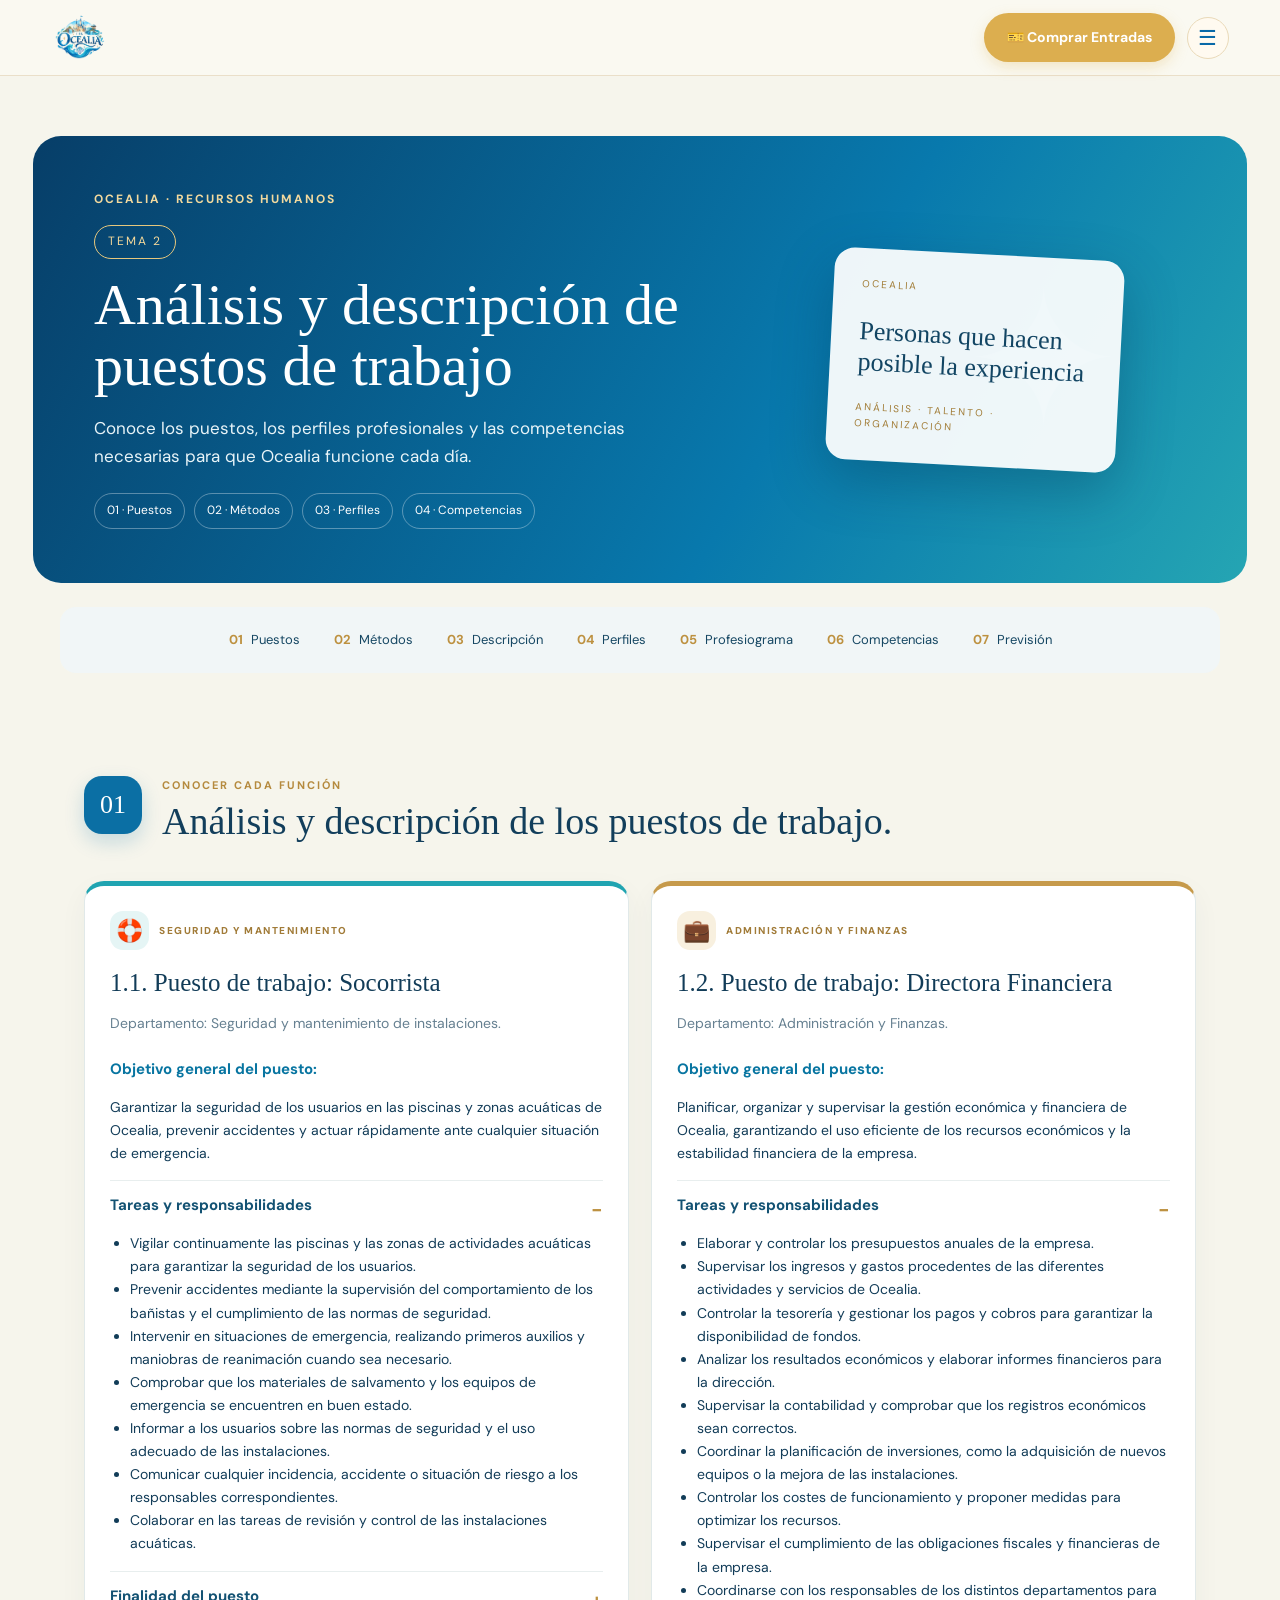
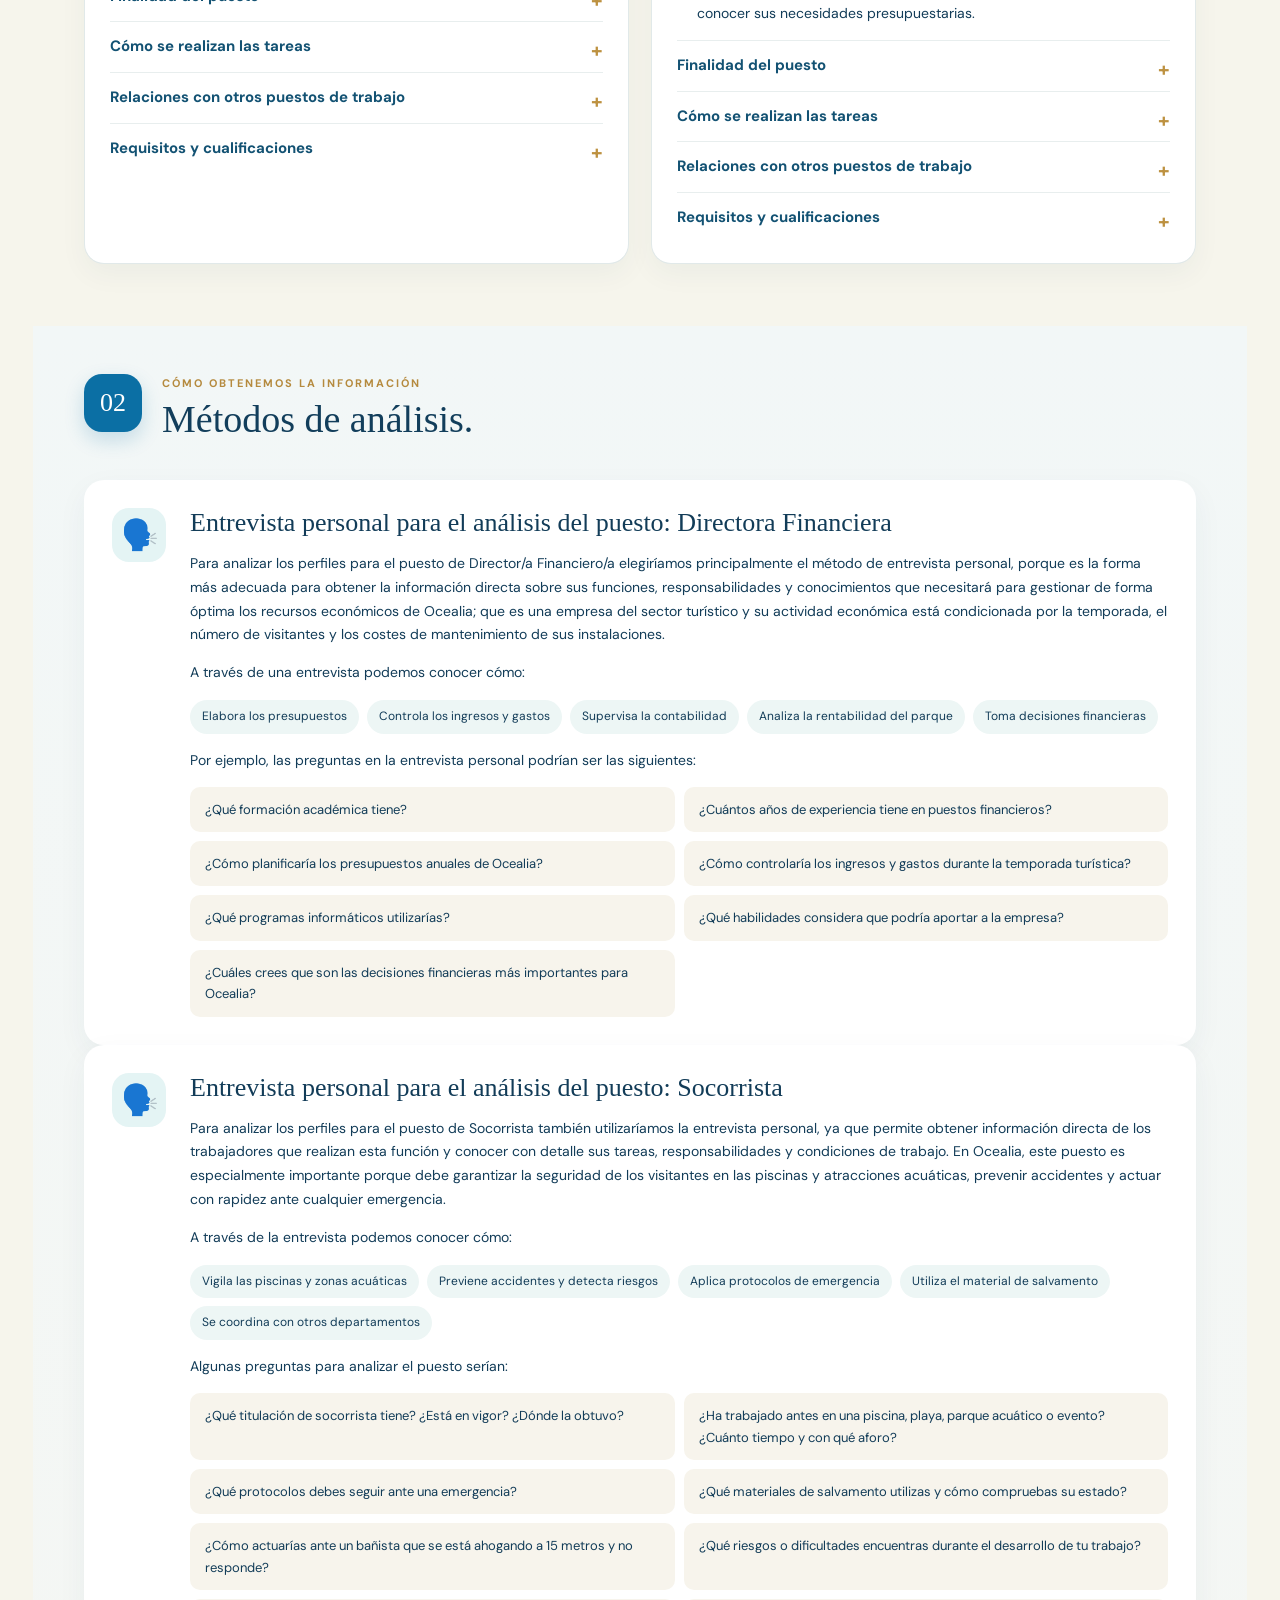
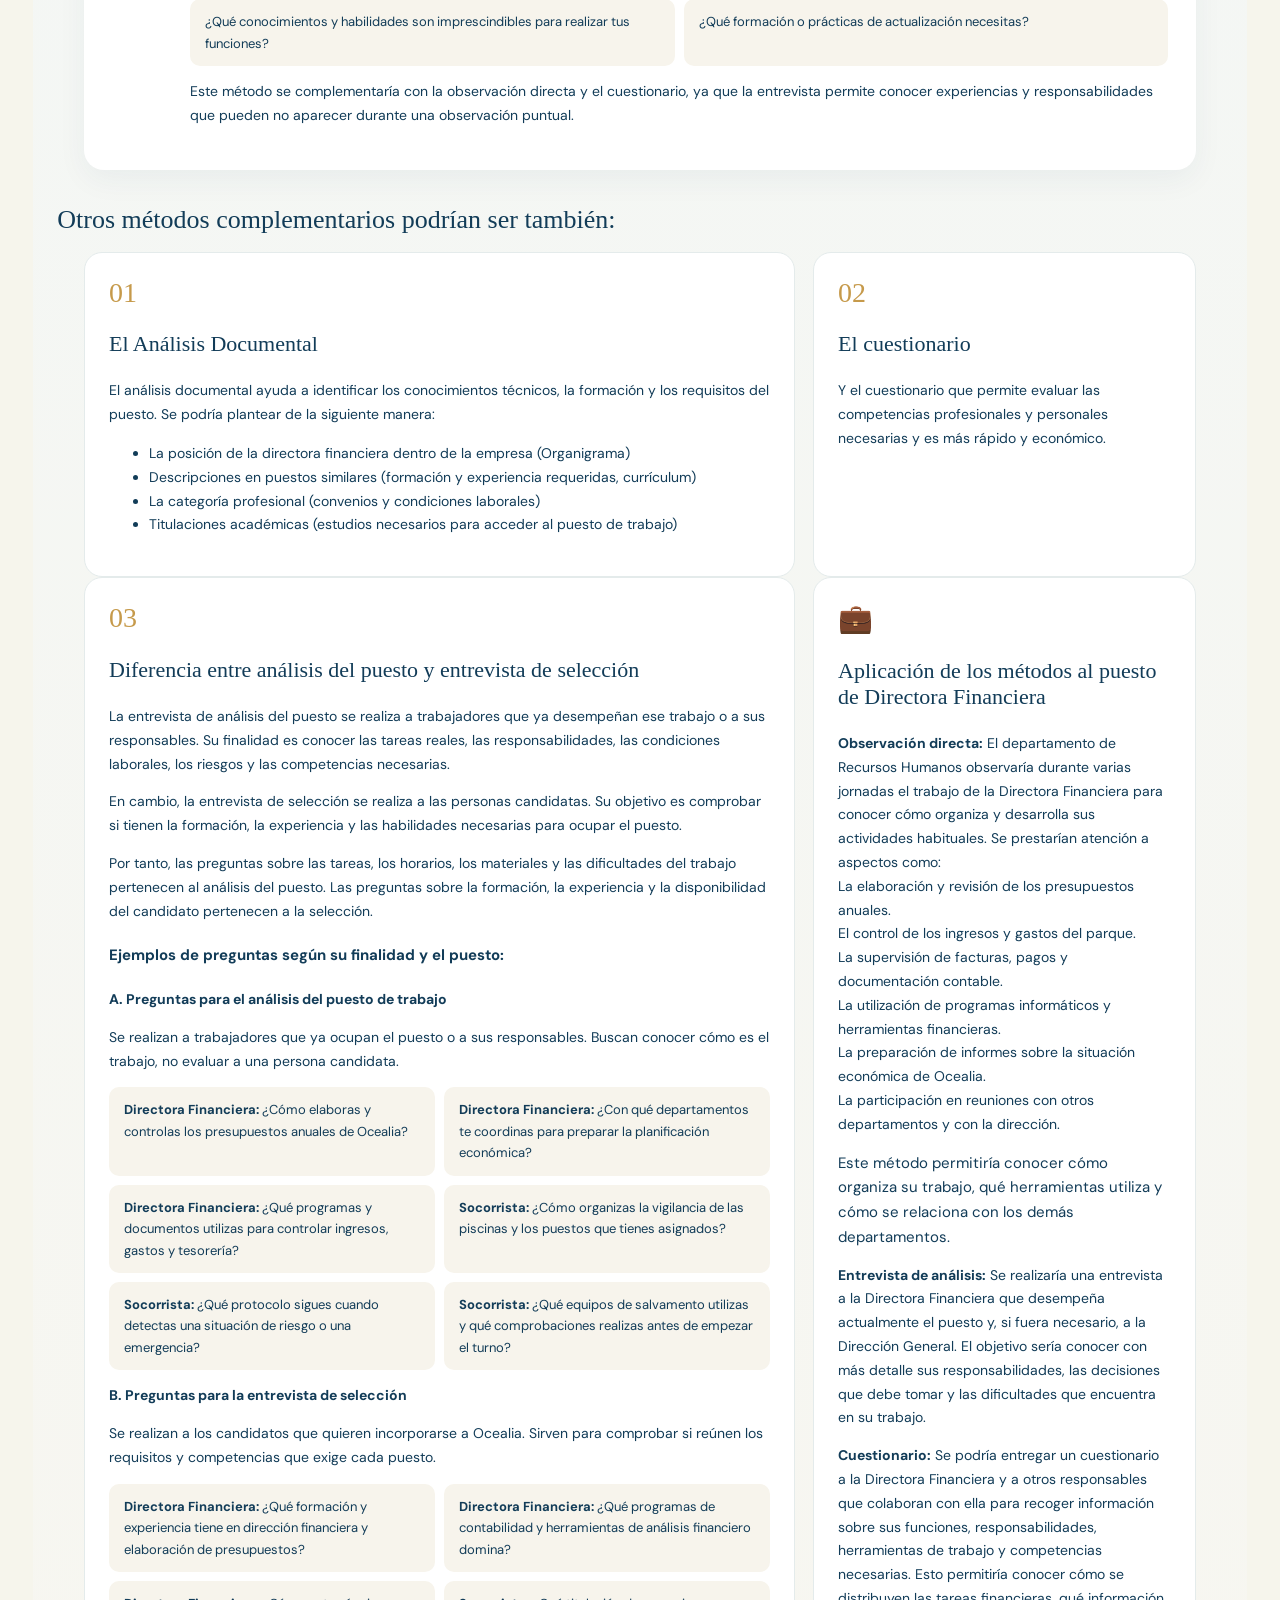
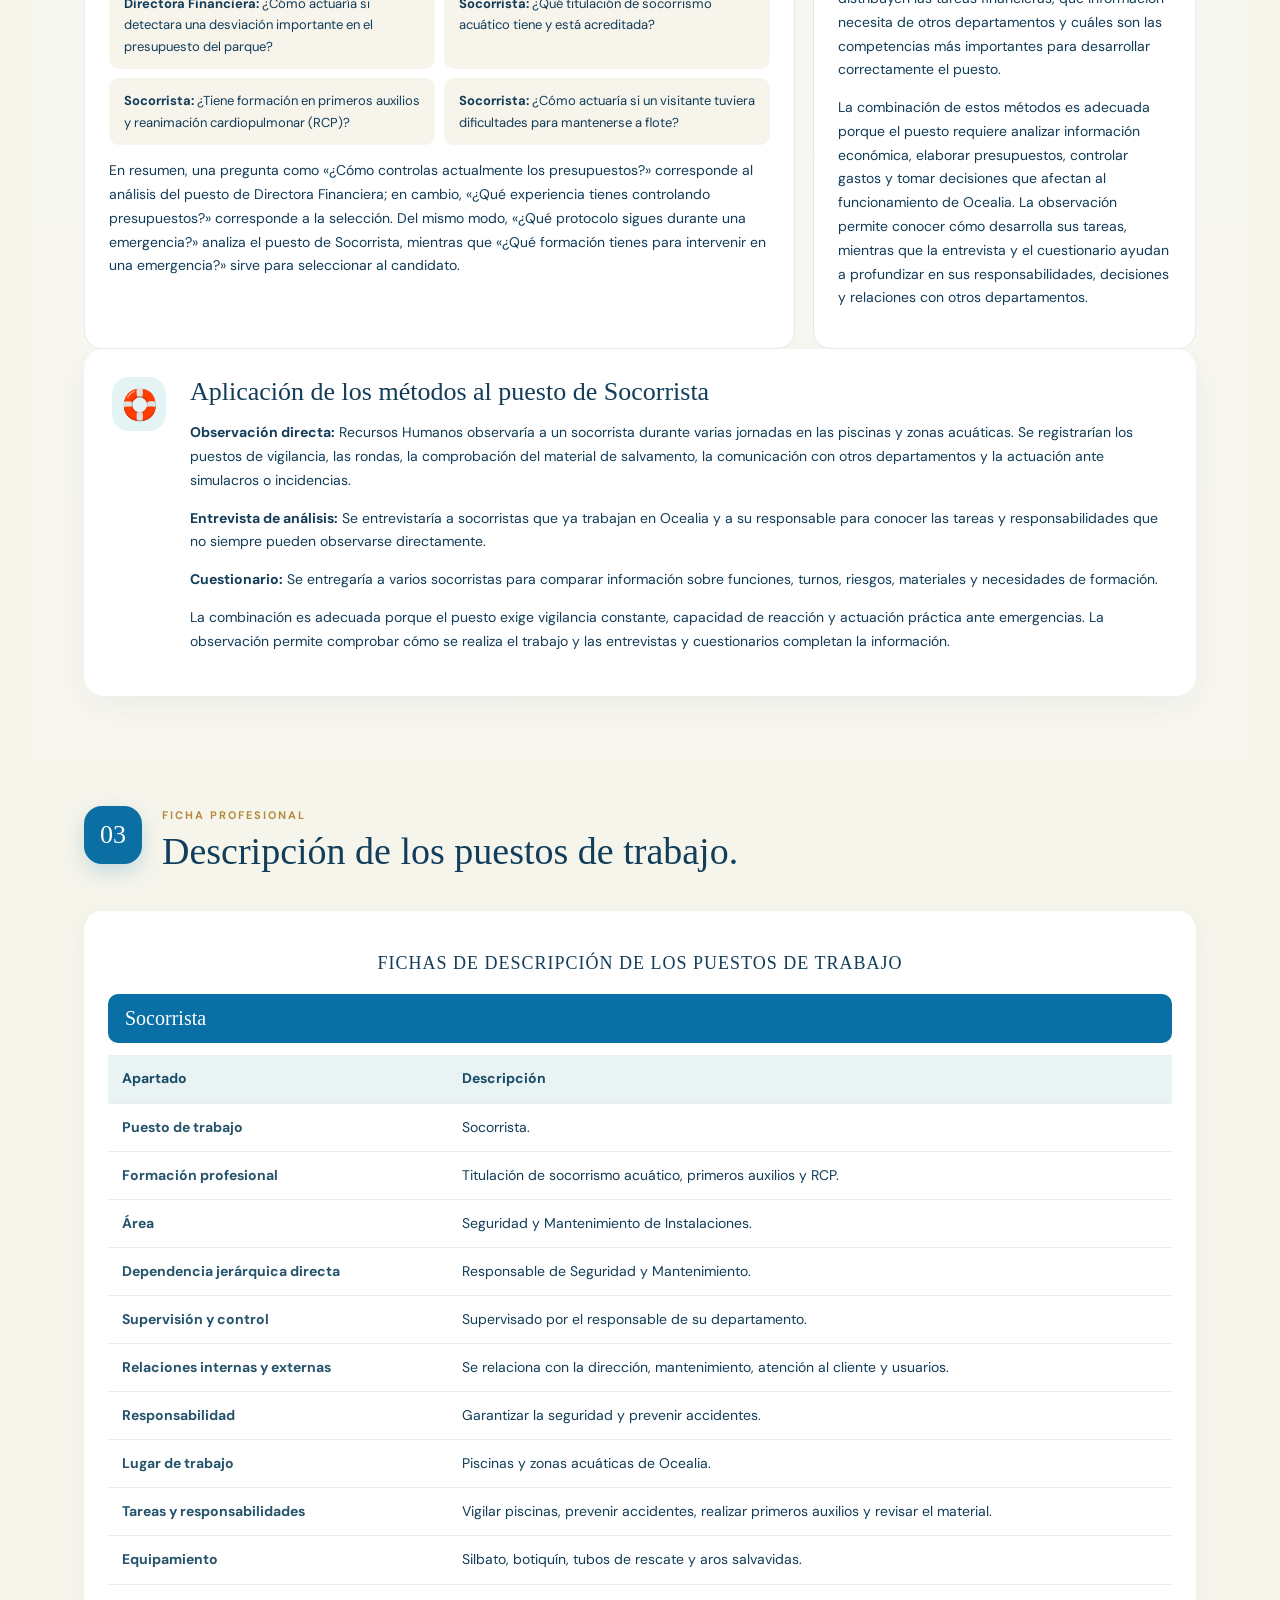
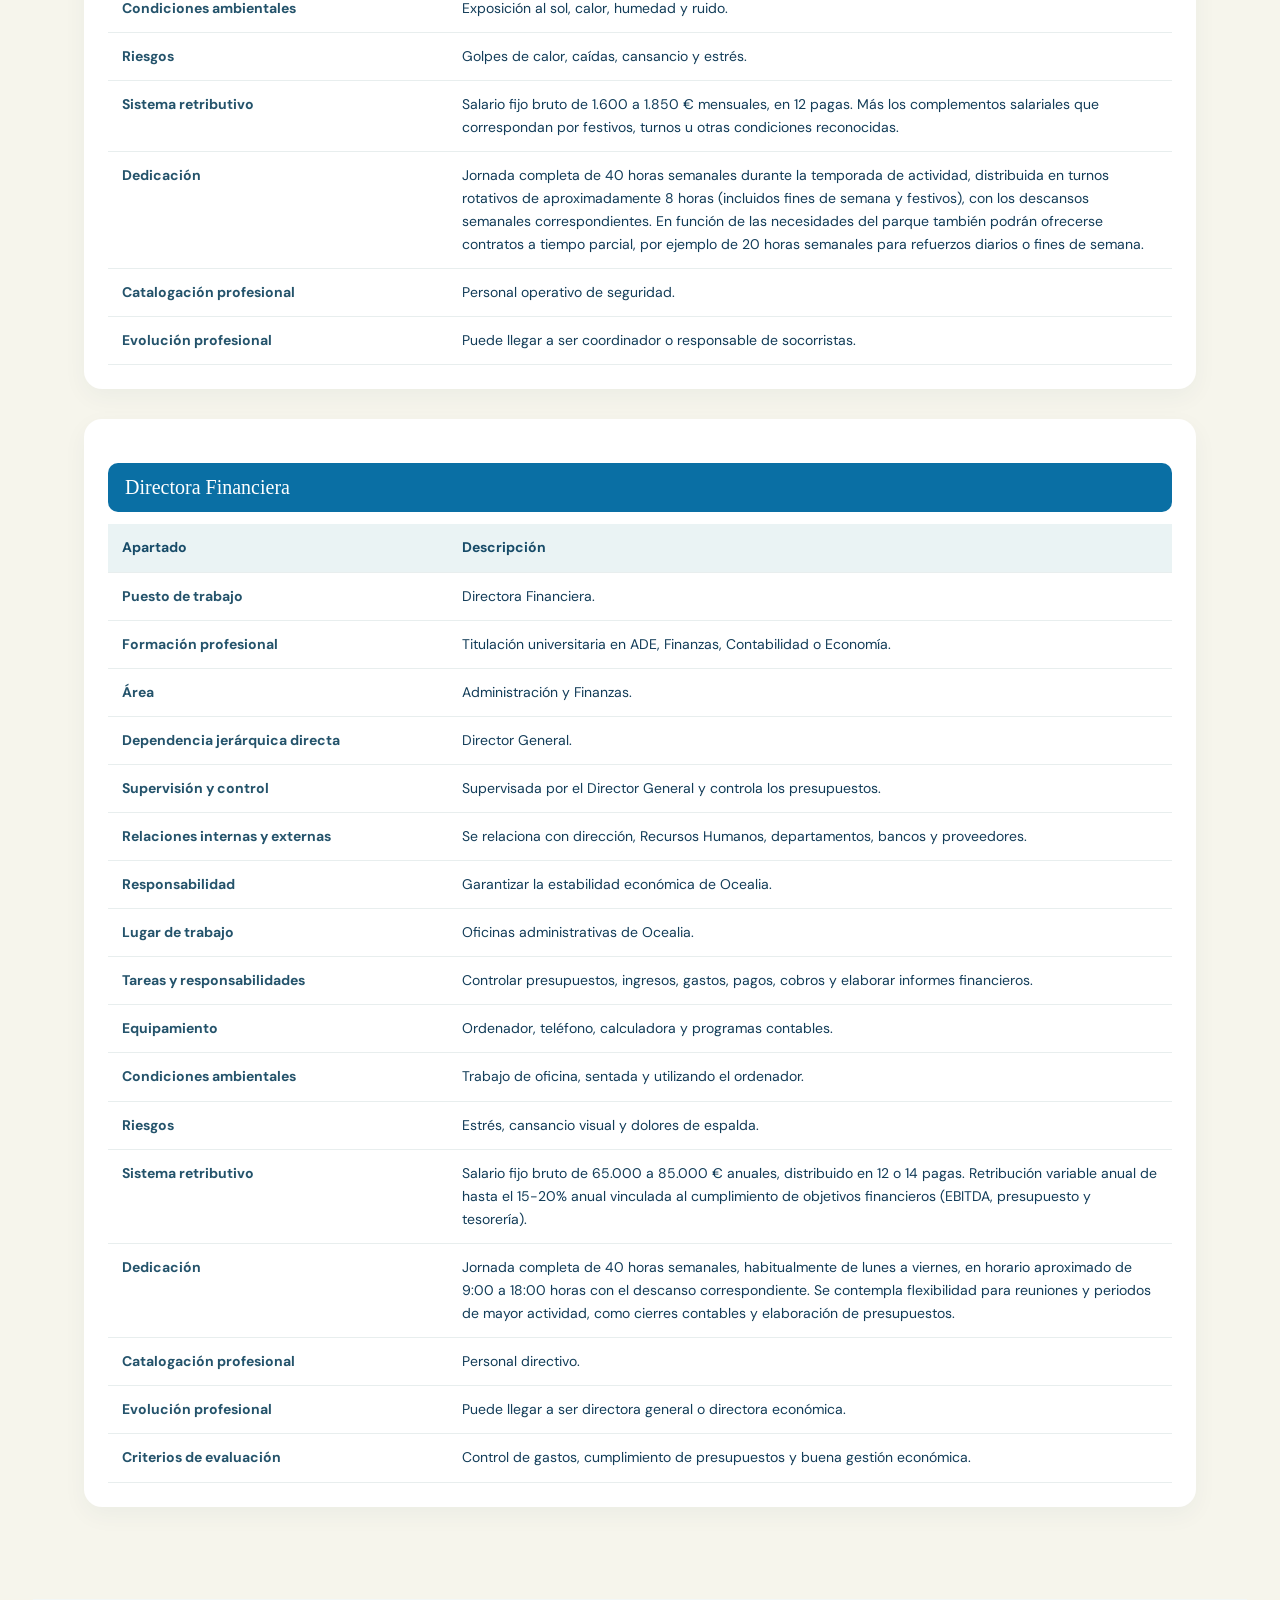
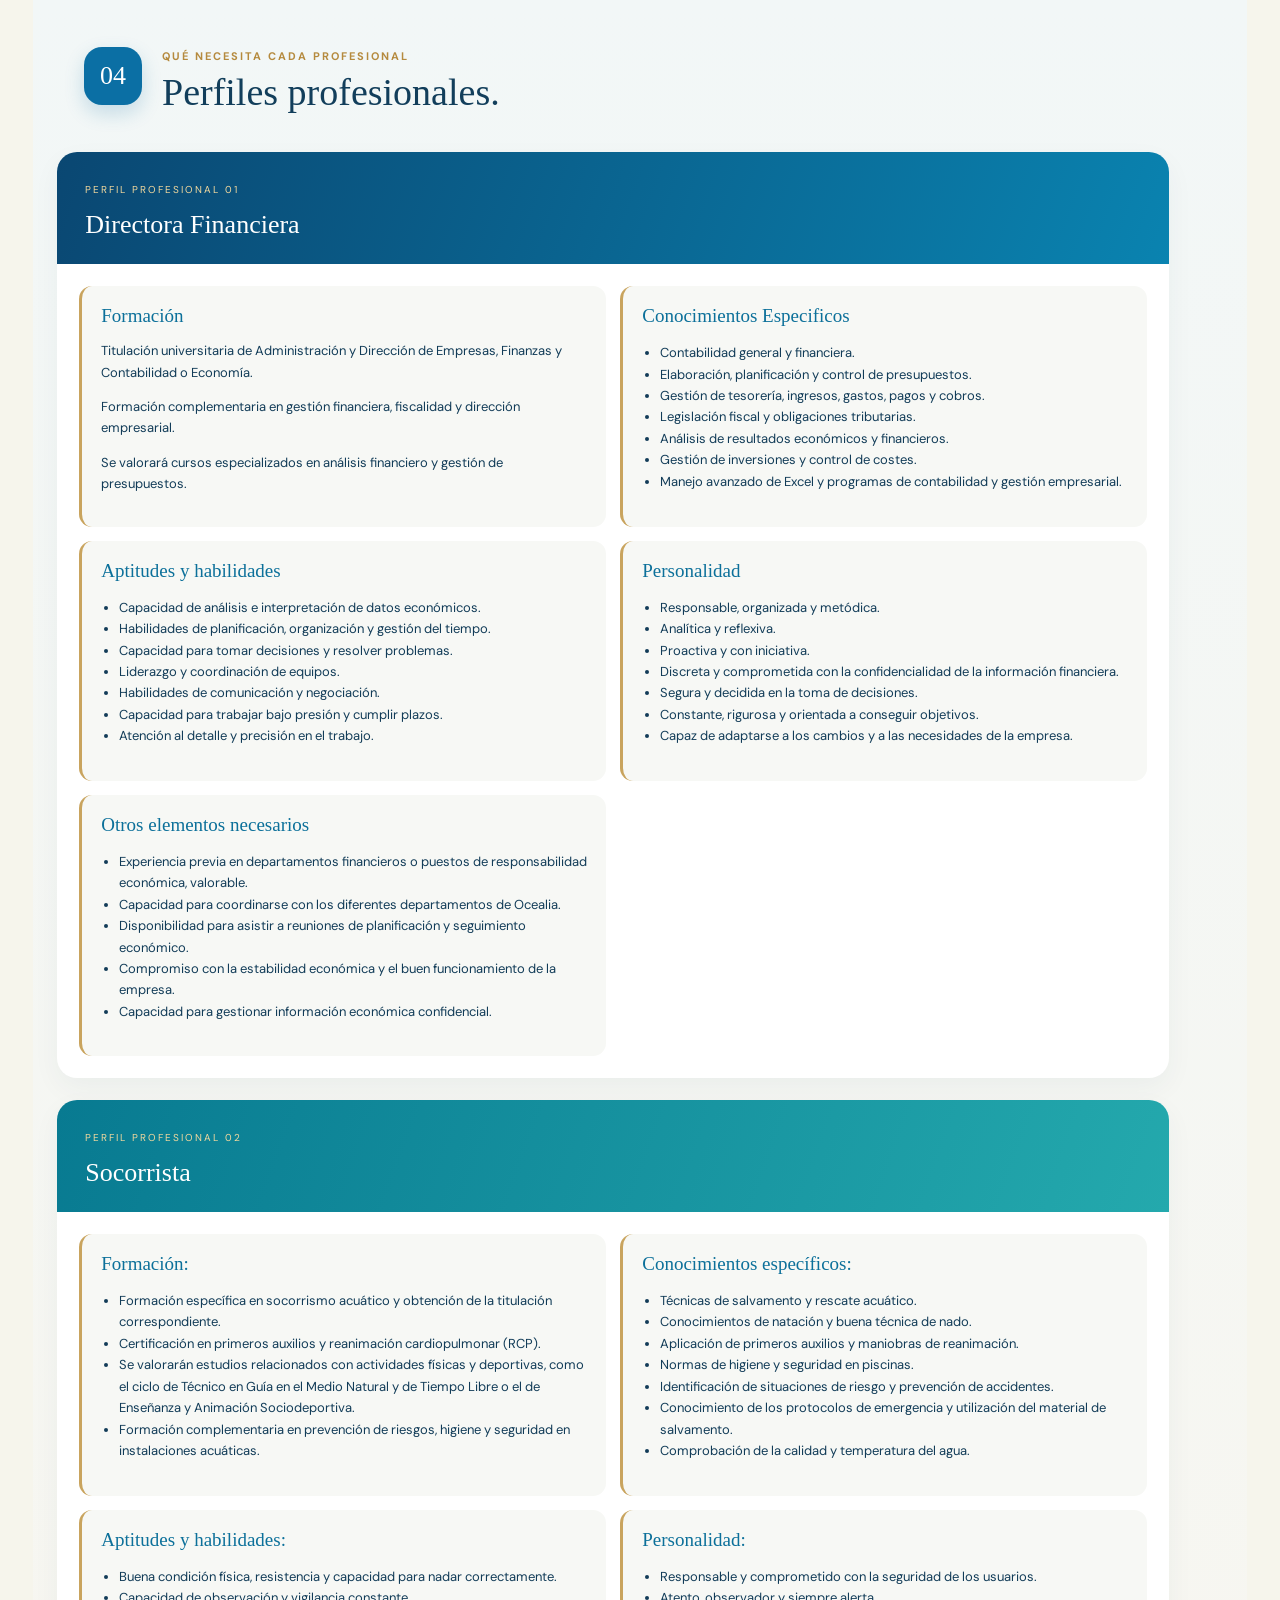
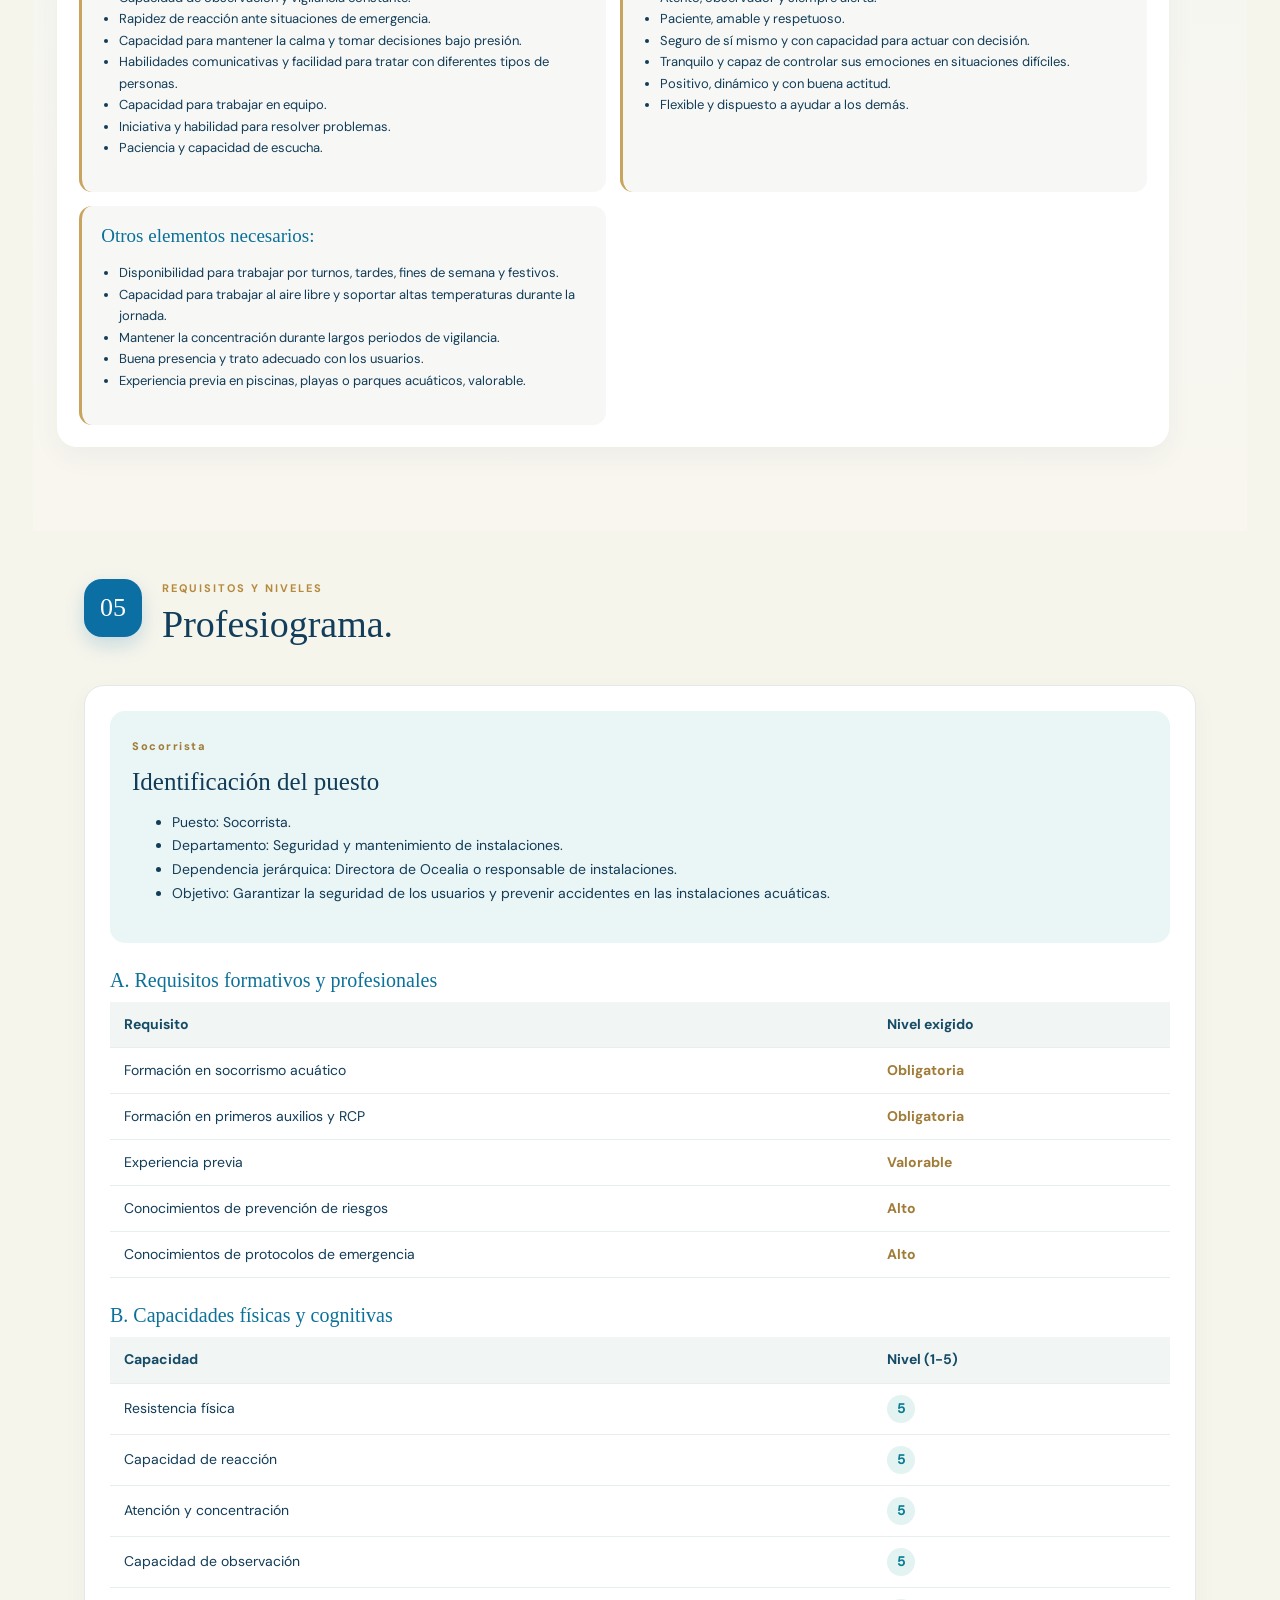
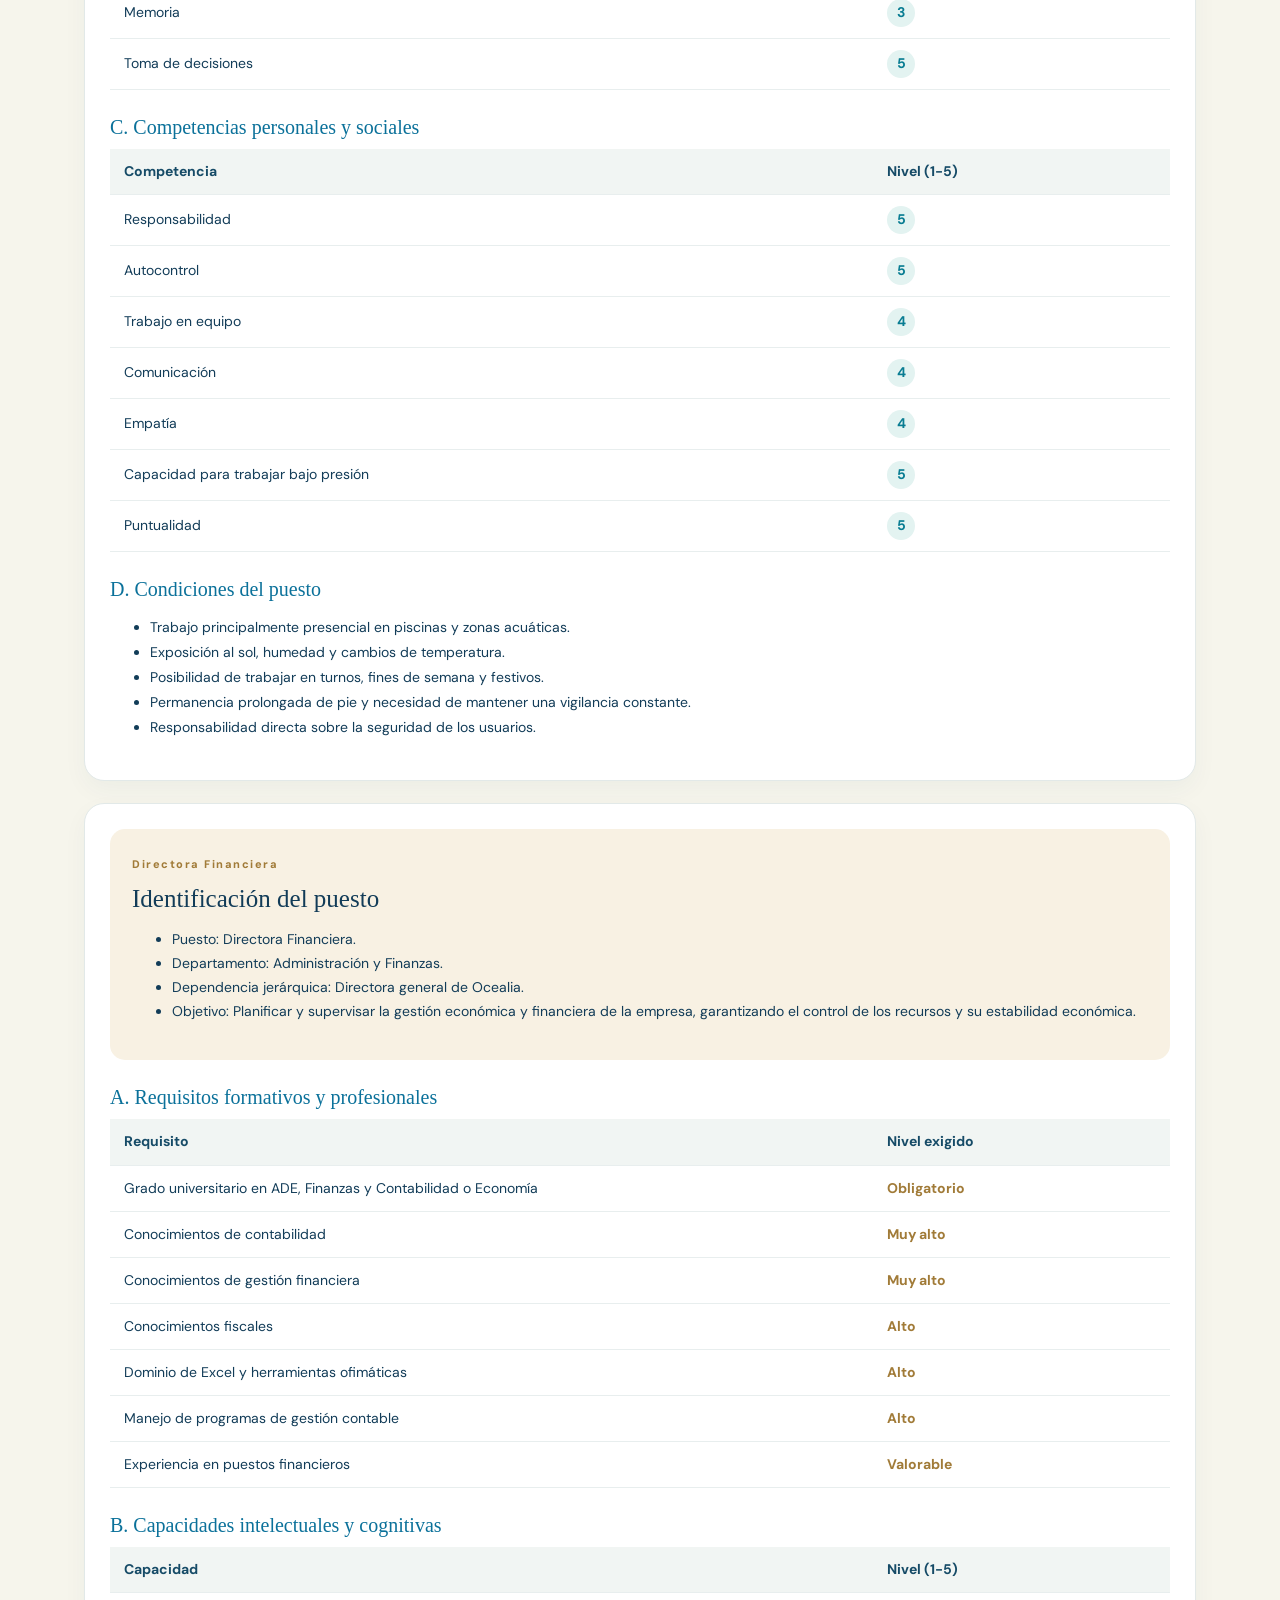
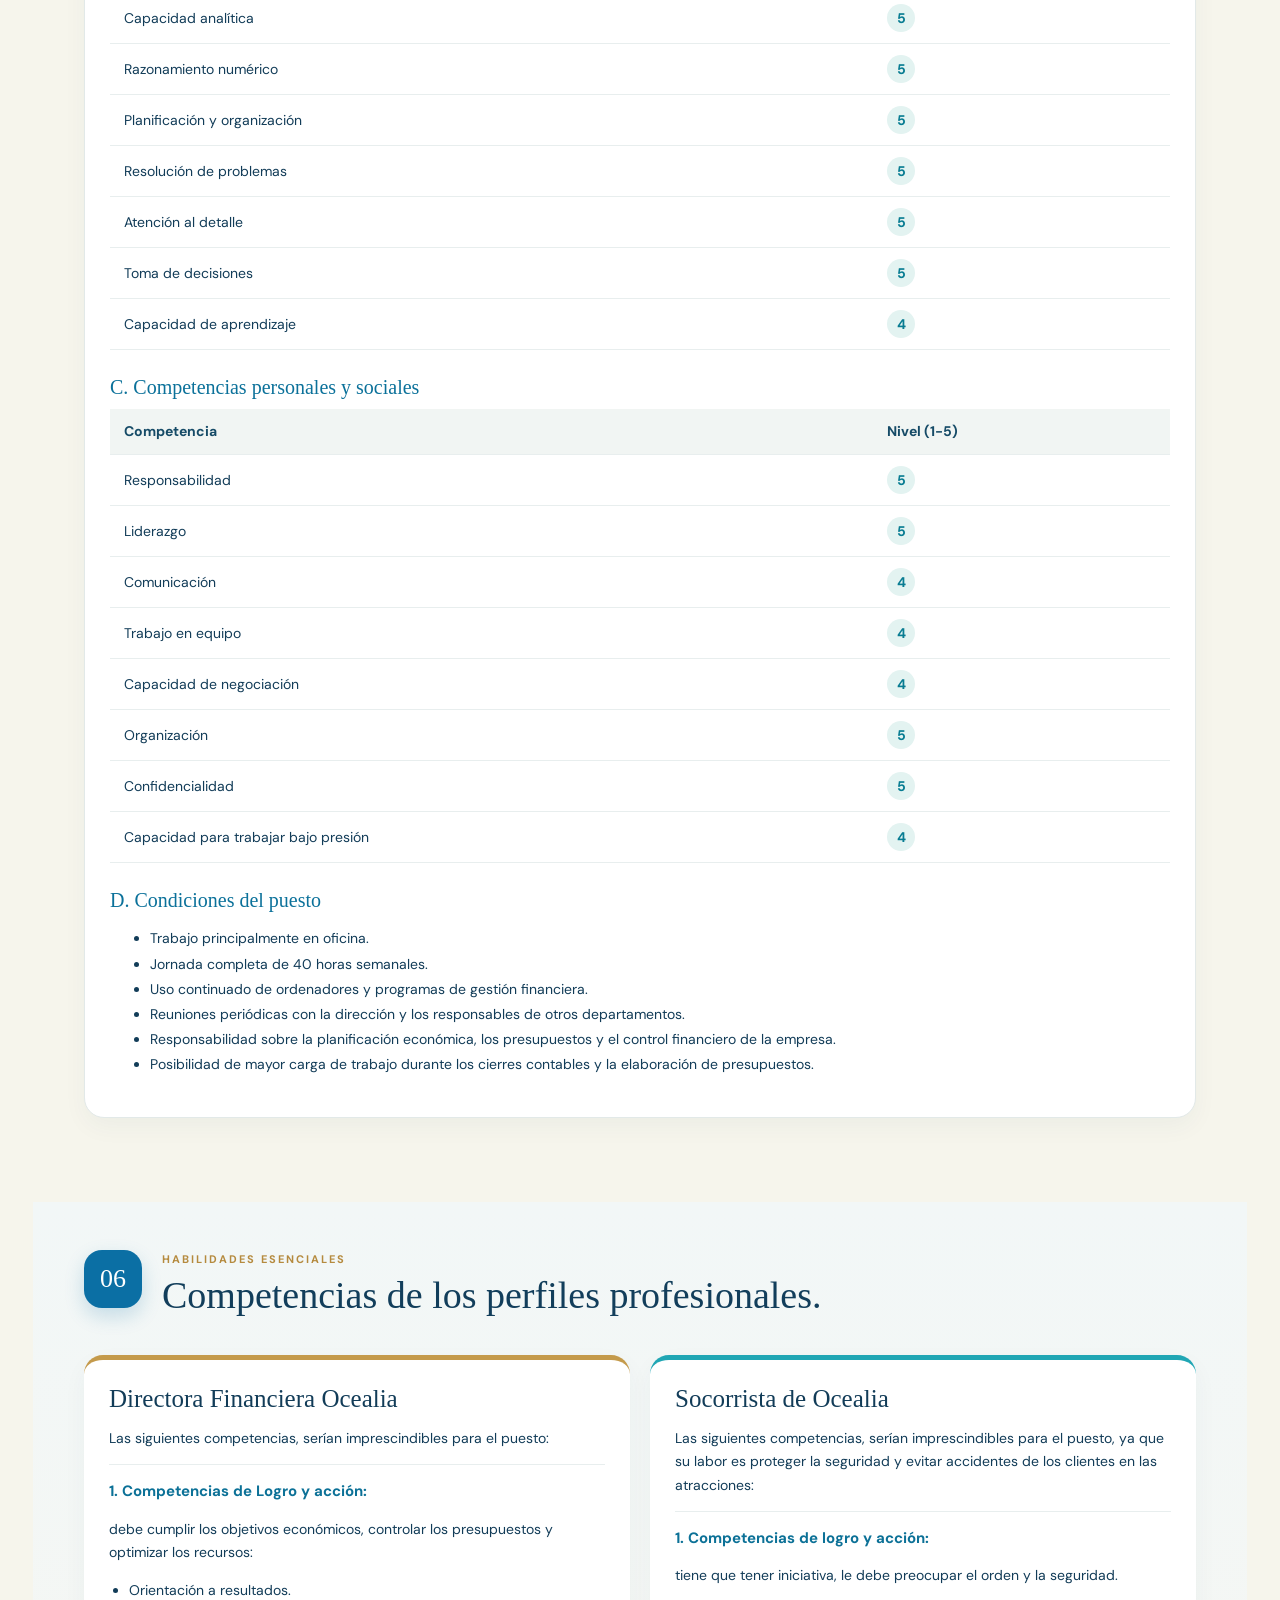
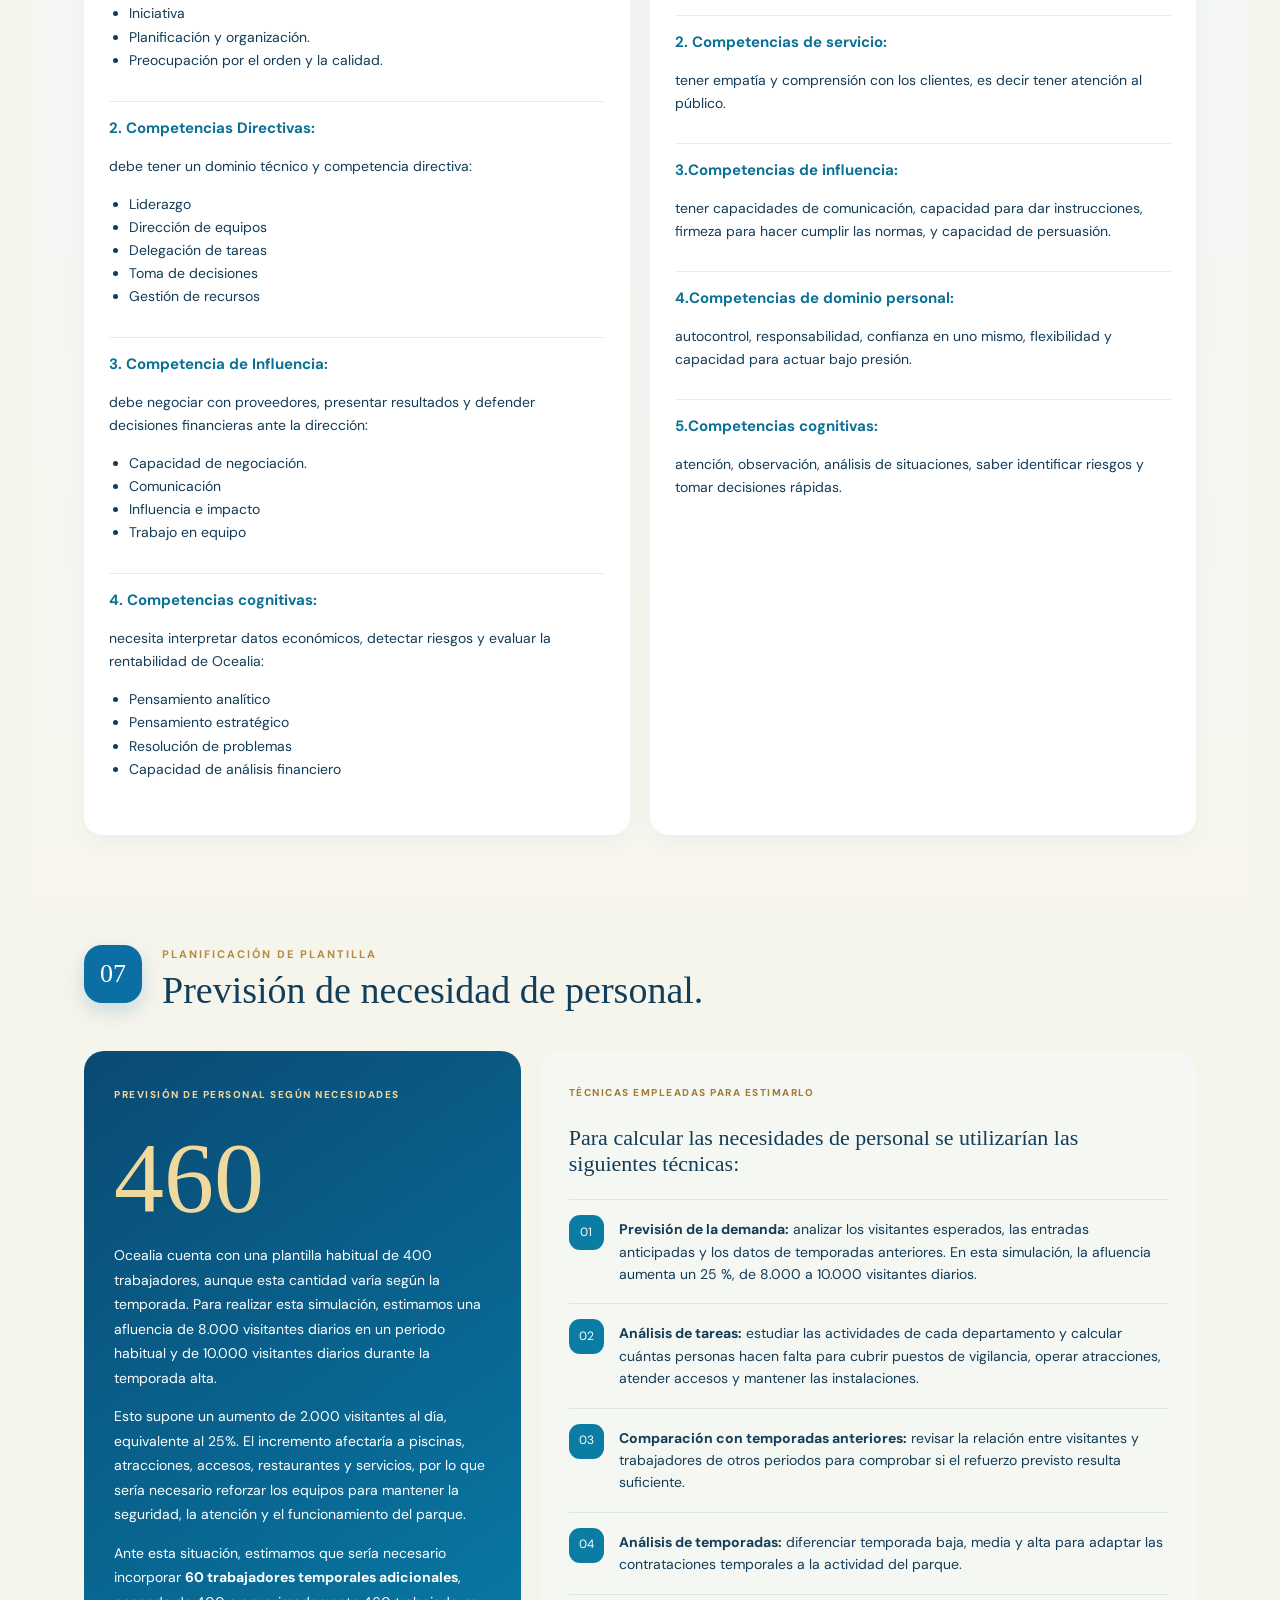
<file: tema2.html>
<!doctype html>
<html lang="es"><head><link rel="stylesheet" href="styles.css"><meta charset="utf-8"><meta name="viewport" content="width=device-width,initial-scale=1"><meta name="theme-color" content="#0869a8"><title>Tema 2 · Análisis de puestos | Ocealia</title><link rel="stylesheet" href="styles.css"></head><body>
<header class="site-header"><a class="brand" href="index.html" aria-label="Ocealia inicio"><img src="assets/logo-ocealia.png" alt="Logotipo de Ocealia"></a><div class="header-actions"><a class="btn btn-gold" href="entradas.html">🎫 Comprar Entradas</a><button class="menu-toggle" aria-label="Abrir menú" aria-expanded="false">☰</button></div><nav class="nav"><a href="index.html">Inicio</a><a href="attractions.html">Atracciones</a><a href="careers.html">Tema 1</a><a class="active" href="tema2.html">Tema 2</a><a href="tema3.html">Tema 3</a><a href="tema4.html">Tema 4</a><a href="tema5.html">Tema 5</a></nav></header>
<main class="t2-page">
<section class="t2-hero"><div class="t2-hero-copy"><div class="eyebrow">OCEALIA · RECURSOS HUMANOS</div><span class="t2-kicker">TEMA 2</span><h1>Análisis y descripción de puestos de trabajo</h1><p>Conoce los puestos, los perfiles profesionales y las competencias necesarias para que Ocealia funcione cada día.</p><div class="t2-hero-tags"><span>01 · Puestos</span><span>02 · Métodos</span><span>03 · Perfiles</span><span>04 · Competencias</span></div></div><div class="t2-hero-art"><div class="t2-orbit">✦</div><div class="t2-hero-card"><span>OCEALIA</span><strong>Personas que hacen posible la experiencia</strong><small>ANÁLISIS · TALENTO · ORGANIZACIÓN</small></div></div></section>
<nav class="t2-index" aria-label="Apartados del tema"><a href="#apartado1"><b>01</b> Puestos</a><a href="#apartado2"><b>02</b> Métodos</a><a href="#apartado3"><b>03</b> Descripción</a><a href="#apartado4"><b>04</b> Perfiles</a><a href="#apartado5"><b>05</b> Profesiograma</a><a href="#apartado6"><b>06</b> Competencias</a><a href="#apartado7"><b>07</b> Previsión</a></nav>
<section class="t2-section" id="apartado1"><div class="t2-section-head"><span class="t2-number">01</span><div><div class="eyebrow">Conocer cada función</div><h2>Análisis y descripción de los puestos de trabajo.</h2></div></div>
<div class="t2-job-grid"><article class="t2-job-card lifeguard"><div class="t2-card-top"><span class="t2-icon">🛟</span><span class="t2-label">SEGURIDAD Y MANTENIMIENTO</span></div><h3>1.1. Puesto de trabajo: Socorrista</h3><p class="t2-dept">Departamento: Seguridad y mantenimiento de instalaciones.</p><h4>Objetivo general del puesto:</h4><p>Garantizar la seguridad de los usuarios en las piscinas y zonas acuáticas de Ocealia, prevenir accidentes y actuar rápidamente ante cualquier situación de emergencia.</p><details open><summary>Tareas y responsabilidades</summary><ul><li>Vigilar continuamente las piscinas y las zonas de actividades acuáticas para garantizar la seguridad de los usuarios.</li><li>Prevenir accidentes mediante la supervisión del comportamiento de los bañistas y el cumplimiento de las normas de seguridad.</li><li>Intervenir en situaciones de emergencia, realizando primeros auxilios y maniobras de reanimación cuando sea necesario.</li><li>Comprobar que los materiales de salvamento y los equipos de emergencia se encuentren en buen estado.</li><li>Informar a los usuarios sobre las normas de seguridad y el uso adecuado de las instalaciones.</li><li>Comunicar cualquier incidencia, accidente o situación de riesgo a los responsables correspondientes.</li><li>Colaborar en las tareas de revisión y control de las instalaciones acuáticas.</li></ul></details><details><summary>Finalidad del puesto</summary><p>Proteger la integridad física de los usuarios, prevenir accidentes y asegurar que las actividades acuáticas se desarrollen en un entorno seguro.</p></details><details><summary>Cómo se realizan las tareas</summary><p>El socorrista permanece en los puestos de vigilancia establecidos, manteniendo una atención constante sobre los usuarios. Realiza rondas de supervisión, comprueba el estado del material de salvamento y aplica los protocolos de actuación establecidos por la empresa ante cualquier emergencia.</p></details><details><summary>Relaciones con otros puestos de trabajo</summary><ul><li>Directora de Ocealia: informa sobre incidencias importantes y situaciones que puedan afectar a la seguridad.</li><li>Responsable de mantenimiento: comunica averías, desperfectos o problemas detectados en las piscinas y sus instalaciones.</li><li>Personal de atención al cliente: coordina la comunicación con los usuarios y la gestión de posibles incidencias.</li><li>Directora financiera: puede comunicar necesidades de material o equipamiento de seguridad para su valoración presupuestaria.</li></ul></details><details><summary>Requisitos y cualificaciones</summary><ul><li>Formación específica de socorrismo acuático y titulación correspondiente.</li><li>Certificación en primeros auxilios y reanimación cardiopulmonar (RCP).</li><li>Conocimientos sobre prevención de riesgos y protocolos de emergencia.</li><li>Buena condición física y capacidad de reacción.</li><li>Responsabilidad, atención, concentración y capacidad para trabajar bajo presión.</li><li>Habilidades de comunicación y trato con el público.</li><li>Se valorará la experiencia previa en piscinas, parques acuáticos o instalaciones deportivas.</li></ul></details></article>
<article class="t2-job-card finance"><div class="t2-card-top"><span class="t2-icon">💼</span><span class="t2-label">ADMINISTRACIÓN Y FINANZAS</span></div><h3>1.2. Puesto de trabajo: Directora Financiera</h3><p class="t2-dept">Departamento: Administración y Finanzas.</p><h4>Objetivo general del puesto:</h4><p>Planificar, organizar y supervisar la gestión económica y financiera de Ocealia, garantizando el uso eficiente de los recursos económicos y la estabilidad financiera de la empresa.</p><details open><summary>Tareas y responsabilidades</summary><ul><li>Elaborar y controlar los presupuestos anuales de la empresa.</li><li>Supervisar los ingresos y gastos procedentes de las diferentes actividades y servicios de Ocealia.</li><li>Controlar la tesorería y gestionar los pagos y cobros para garantizar la disponibilidad de fondos.</li><li>Analizar los resultados económicos y elaborar informes financieros para la dirección.</li><li>Supervisar la contabilidad y comprobar que los registros económicos sean correctos.</li><li>Coordinar la planificación de inversiones, como la adquisición de nuevos equipos o la mejora de las instalaciones.</li><li>Controlar los costes de funcionamiento y proponer medidas para optimizar los recursos.</li><li>Supervisar el cumplimiento de las obligaciones fiscales y financieras de la empresa.</li><li>Coordinarse con los responsables de los distintos departamentos para conocer sus necesidades presupuestarias.</li></ul></details><details><summary>Finalidad del puesto</summary><p>Garantizar la estabilidad económica de Ocealia, controlar los recursos financieros y facilitar la toma de decisiones estratégicas mediante información económica fiable.</p></details><details><summary>Cómo se realizan las tareas</summary><p>La directora financiera trabaja mediante la elaboración y revisión de presupuestos, el análisis de datos contables y económicos y el seguimiento periódico de los ingresos y gastos. Utiliza programas de gestión contable y hojas de cálculo para organizar la información, elaborar informes y detectar posibles desviaciones presupuestarias. También mantiene reuniones con la dirección y los responsables de los departamentos para planificar las necesidades económicas.</p></details><details><summary>Relaciones con otros puestos de trabajo</summary><ul><li>Director general: presenta informes financieros y asesora sobre decisiones económicas y futuras inversiones.</li><li>Responsable de Recursos Humanos: coordina la planificación de los gastos relacionados con el personal, como salarios, contrataciones y formación.</li><li>Responsables de los distintos departamentos: analiza sus presupuestos y supervisa los gastos de cada área.</li><li>Responsable de compras y mantenimiento: participa en la valoración económica de las adquisiciones y reparaciones necesarias para las instalaciones.</li></ul></details><details><summary>Requisitos y cualificaciones</summary><ul><li>Titulación universitaria en Administración y Dirección de Empresas, Finanzas y Contabilidad o Economía.</li><li>Conocimientos avanzados de contabilidad, gestión financiera, fiscalidad y presupuestos.</li><li>Dominio de herramientas ofimáticas, especialmente Excel, y programas de gestión contable.</li><li>Capacidad de análisis, planificación y organización.</li><li>Responsabilidad, liderazgo y capacidad para tomar decisiones.</li><li>Habilidades de comunicación y negociación.</li><li>Se valorará la experiencia previa en departamentos financieros o puestos de responsabilidad económica.</li></ul></details></article></div></section>
<section class="t2-section t2-tint" id="apartado2"><div class="t2-section-head"><span class="t2-number">02</span><div><div class="eyebrow">Cómo obtenemos la información</div><h2>Métodos de análisis.</h2></div></div><article class="t2-feature"><span class="t2-feature-icon">🗣️</span><div><h3>Entrevista personal para el análisis del puesto: Directora Financiera</h3><p>Para analizar los perfiles para el puesto de Director/a Financiero/a elegiríamos principalmente el método de entrevista personal, porque es la forma más adecuada para obtener la información directa sobre sus funciones, responsabilidades y conocimientos que necesitará para gestionar de forma óptima los recursos económicos de Ocealia; que es una empresa del sector turístico y su actividad económica está condicionada por la temporada, el número de visitantes y los costes de mantenimiento de sus instalaciones.</p><p>A través de una entrevista podemos conocer cómo:</p><ul class="t2-chip-list"><li>Elabora los presupuestos</li><li>Controla los ingresos y gastos</li><li>Supervisa la contabilidad</li><li>Analiza la rentabilidad del parque</li><li>Toma decisiones financieras</li></ul><p>Por ejemplo, las preguntas en la entrevista personal podrían ser las siguientes:</p><div class="t2-question-grid"><div>¿Qué formación académica tiene?</div><div>¿Cuántos años de experiencia tiene en puestos financieros?</div><div>¿Cómo planificaría los presupuestos anuales de Ocealia?</div><div>¿Cómo controlaría los ingresos y gastos durante la temporada turística?</div><div>¿Qué programas informáticos utilizarías?</div><div>¿Qué habilidades considera que podría aportar a la empresa?</div><div>¿Cuáles crees que son las decisiones financieras más importantes para Ocealia?</div></div></div></article>
<article class="t2-feature">
<span class="t2-feature-icon">🗣️</span>
<div>
<h3>Entrevista personal para el análisis del puesto: Socorrista</h3>
<p>Para analizar los perfiles para el puesto de Socorrista también utilizaríamos la entrevista personal, ya que permite obtener información directa de los trabajadores que realizan esta función y conocer con detalle sus tareas, responsabilidades y condiciones de trabajo. En Ocealia, este puesto es especialmente importante porque debe garantizar la seguridad de los visitantes en las piscinas y atracciones acuáticas, prevenir accidentes y actuar con rapidez ante cualquier emergencia.</p>
<p>A través de la entrevista podemos conocer cómo:</p>
<ul class="t2-chip-list">
<li>Vigila las piscinas y zonas acuáticas</li>
<li>Previene accidentes y detecta riesgos</li>
<li>Aplica protocolos de emergencia</li>
<li>Utiliza el material de salvamento</li>
<li>Se coordina con otros departamentos</li>
</ul>
<p>Algunas preguntas para analizar el puesto serían:</p>
<div class="t2-question-grid">
<div>¿Qué titulación de socorrista tiene? ¿Está en vigor? ¿Dónde la obtuvo?</div>
<div>¿Ha trabajado antes en una piscina, playa, parque acuático o evento? ¿Cuánto tiempo y con qué aforo?</div>
<div>¿Qué protocolos debes seguir ante una emergencia?</div>
<div>¿Qué materiales de salvamento utilizas y cómo compruebas su estado?</div>
<div>¿Cómo actuarías ante un bañista que se está ahogando a 15 metros y no responde?</div>
<div>¿Qué riesgos o dificultades encuentras durante el desarrollo de tu trabajo?</div>
<div>¿Qué conocimientos y habilidades son imprescindibles para realizar tus funciones?</div>
<div>¿Qué formación o prácticas de actualización necesitas?</div>
</div>
<p>Este método se complementaría con la observación directa y el cuestionario, ya que la entrevista permite conocer experiencias y responsabilidades que pueden no aparecer durante una observación puntual.</p>
</div>
</article>
<h3 class="t2-subtitle">Otros métodos complementarios podrían ser también:</h3><div class="t2-method-grid"><article><span>01</span><h3>El Análisis Documental</h3><p>El análisis documental ayuda a identificar los conocimientos técnicos, la formación y los requisitos del puesto. Se podría plantear de la siguiente manera:</p><ul><li>La posición de la directora financiera dentro de la empresa (Organigrama)</li><li>Descripciones en puestos similares (formación y experiencia requeridas, currículum)</li><li>La categoría profesional (convenios y condiciones laborales)</li><li>Titulaciones académicas (estudios necesarios para acceder al puesto de trabajo)</li></ul></article><article><span>02</span><h3>El cuestionario</h3><p>Y el cuestionario que permite evaluar las competencias profesionales y personales necesarias y es más rápido y económico.</p></article></div>
<div class="t2-method-grid">
<article>
<span>03</span>
<h3>Diferencia entre análisis del puesto y entrevista de selección</h3>
<p>La entrevista de análisis del puesto se realiza a trabajadores que ya desempeñan ese trabajo o a sus responsables. Su finalidad es conocer las tareas reales, las responsabilidades, las condiciones laborales, los riesgos y las competencias necesarias.</p>
<p>En cambio, la entrevista de selección se realiza a las personas candidatas. Su objetivo es comprobar si tienen la formación, la experiencia y las habilidades necesarias para ocupar el puesto.</p>
<p>Por tanto, las preguntas sobre las tareas, los horarios, los materiales y las dificultades del trabajo pertenecen al análisis del puesto. Las preguntas sobre la formación, la experiencia y la disponibilidad del candidato pertenecen a la selección.</p>
<h4>Ejemplos de preguntas según su finalidad y el puesto:</h4>
<p><b>A. Preguntas para el análisis del puesto de trabajo</b></p>
<p>Se realizan a trabajadores que ya ocupan el puesto o a sus responsables. Buscan conocer cómo es el trabajo, no evaluar a una persona candidata.</p>
<div class="t2-question-grid">
<div><b>Directora Financiera:</b> ¿Cómo elaboras y controlas los presupuestos anuales de Ocealia?</div>
<div><b>Directora Financiera:</b> ¿Con qué departamentos te coordinas para preparar la planificación económica?</div>
<div><b>Directora Financiera:</b> ¿Qué programas y documentos utilizas para controlar ingresos, gastos y tesorería?</div>
<div><b>Socorrista:</b> ¿Cómo organizas la vigilancia de las piscinas y los puestos que tienes asignados?</div>
<div><b>Socorrista:</b> ¿Qué protocolo sigues cuando detectas una situación de riesgo o una emergencia?</div>
<div><b>Socorrista:</b> ¿Qué equipos de salvamento utilizas y qué comprobaciones realizas antes de empezar el turno?</div>
</div>
<p><b>B. Preguntas para la entrevista de selección</b></p>
<p>Se realizan a los candidatos que quieren incorporarse a Ocealia. Sirven para comprobar si reúnen los requisitos y competencias que exige cada puesto.</p>
<div class="t2-question-grid">
<div><b>Directora Financiera:</b> ¿Qué formación y experiencia tiene en dirección financiera y elaboración de presupuestos?</div>
<div><b>Directora Financiera:</b> ¿Qué programas de contabilidad y herramientas de análisis financiero domina?</div>
<div><b>Directora Financiera:</b> ¿Cómo actuaría si detectara una desviación importante en el presupuesto del parque?</div>
<div><b>Socorrista:</b> ¿Qué titulación de socorrismo acuático tiene y está acreditada?</div>
<div><b>Socorrista:</b> ¿Tiene formación en primeros auxilios y reanimación cardiopulmonar (RCP)?</div>
<div><b>Socorrista:</b> ¿Cómo actuaría si un visitante tuviera dificultades para mantenerse a flote?</div>
</div>
<p>En resumen, una pregunta como «¿Cómo controlas actualmente los presupuestos?» corresponde al análisis del puesto de Directora Financiera; en cambio, «¿Qué experiencia tienes controlando presupuestos?» corresponde a la selección. Del mismo modo, «¿Qué protocolo sigues durante una emergencia?» analiza el puesto de Socorrista, mientras que «¿Qué formación tienes para intervenir en una emergencia?» sirve para seleccionar al candidato.</p>
</article>
<article>
<span>💼</span>
<h3>Aplicación de los métodos al puesto de Directora Financiera</h3>
<p><b>Observación directa:</b> El departamento de Recursos Humanos observaría durante varias jornadas el trabajo de la Directora Financiera para conocer cómo organiza y desarrolla sus actividades habituales. Se prestarían atención a aspectos como:<br>La elaboración y revisión de los presupuestos anuales.<br>El control de los ingresos y gastos del parque.<br>La supervisión de facturas, pagos y documentación contable.<br>La utilización de programas informáticos y herramientas financieras.<br>La preparación de informes sobre la situación económica de Ocealia.<br>La participación en reuniones con otros departamentos y con la dirección.
<p></p>Este método permitiría conocer cómo organiza su trabajo, qué herramientas utiliza y cómo se relaciona con los demás departamentos.</p>
<p><b>Entrevista de análisis:</b> Se realizaría una entrevista a la Directora Financiera que desempeña actualmente el puesto y, si fuera necesario, a la Dirección General. El objetivo sería conocer con más detalle sus responsabilidades, las decisiones que debe tomar y las dificultades que encuentra en su trabajo.</p>
<p><b>Cuestionario:</b> Se podría entregar un cuestionario a la Directora Financiera y a otros responsables que colaboran con ella para recoger información sobre sus funciones, responsabilidades, herramientas de trabajo y competencias necesarias.

Esto permitiría conocer cómo se distribuyen las tareas financieras, qué información necesita de otros departamentos y cuáles son las competencias más importantes para desarrollar correctamente el puesto.</p>
<p>La combinación de estos métodos es adecuada porque el puesto requiere analizar información económica, elaborar presupuestos, controlar gastos y tomar decisiones que afectan al funcionamiento de Ocealia. La observación permite conocer cómo desarrolla sus tareas, mientras que la entrevista y el cuestionario ayudan a profundizar en sus responsabilidades, decisiones y relaciones con otros departamentos.</p>
</article>
</div>
<article class="t2-feature">
<span class="t2-feature-icon">🛟</span>
<div>
<h3>Aplicación de los métodos al puesto de Socorrista</h3>
<p><b>Observación directa:</b> Recursos Humanos observaría a un socorrista durante varias jornadas en las piscinas y zonas acuáticas. Se registrarían los puestos de vigilancia, las rondas, la comprobación del material de salvamento, la comunicación con otros departamentos y la actuación ante simulacros o incidencias.</p>
<p><b>Entrevista de análisis:</b> Se entrevistaría a socorristas que ya trabajan en Ocealia y a su responsable para conocer las tareas y responsabilidades que no siempre pueden observarse directamente.</p>
<p><b>Cuestionario:</b> Se entregaría a varios socorristas para comparar información sobre funciones, turnos, riesgos, materiales y necesidades de formación.</p>
<p>La combinación es adecuada porque el puesto exige vigilancia constante, capacidad de reacción y actuación práctica ante emergencias. La observación permite comprobar cómo se realiza el trabajo y las entrevistas y cuestionarios completan la información.</p>
</div></section>
<section class="t2-section" id="apartado3"><div class="t2-section-head"><span class="t2-number">03</span><div><div class="eyebrow">Ficha profesional</div><h2>Descripción de los puestos de trabajo.</h2></div></div><div class="t2-table-wrap"><h3>FICHAS DE DESCRIPCIÓN DE LOS PUESTOS DE TRABAJO</h3><div class="t2-table-title">Socorrista</div><table class="t2-table"><tbody><tr><th>Apartado</th><th>Descripción</th></tr><tr><td>Puesto de trabajo</td><td>Socorrista.</td></tr><tr><td>Formación profesional</td><td>Titulación de socorrismo acuático, primeros auxilios y RCP.</td></tr><tr><td>Área</td><td>Seguridad y Mantenimiento de Instalaciones.</td></tr><tr><td>Dependencia jerárquica directa</td><td>Responsable de Seguridad y Mantenimiento.</td></tr><tr><td>Supervisión y control</td><td>Supervisado por el responsable de su departamento.</td></tr><tr><td>Relaciones internas y externas</td><td>Se relaciona con la dirección, mantenimiento, atención al cliente y usuarios.</td></tr><tr><td>Responsabilidad</td><td>Garantizar la seguridad y prevenir accidentes.</td></tr><tr><td>Lugar de trabajo</td><td>Piscinas y zonas acuáticas de Ocealia.</td></tr><tr><td>Tareas y responsabilidades</td><td>Vigilar piscinas, prevenir accidentes, realizar primeros auxilios y revisar el material.</td></tr><tr><td>Equipamiento</td><td>Silbato, botiquín, tubos de rescate y aros salvavidas.</td></tr><tr><td>Condiciones ambientales</td><td>Exposición al sol, calor, humedad y ruido.</td></tr><tr><td>Riesgos</td><td>Golpes de calor, caídas, cansancio y estrés.</td></tr><tr><td>Sistema retributivo</td><td>Salario fijo bruto de 1.600 a 1.850 € mensuales, en 12 pagas. Más los complementos salariales que correspondan por festivos, turnos u otras condiciones reconocidas.</td></tr><tr><td>Dedicación</td><td>Jornada completa de 40 horas semanales durante la temporada de actividad, distribuida en turnos rotativos de aproximadamente 8 horas (incluidos fines de semana y festivos), con los descansos semanales correspondientes. En función de las necesidades del parque también podrán ofrecerse contratos a tiempo parcial, por ejemplo de 20 horas semanales para refuerzos diarios o fines de semana.</td></tr><tr><td>Catalogación profesional</td><td>Personal operativo de seguridad.</td></tr><tr><td>Evolución profesional</td><td>Puede llegar a ser coordinador o responsable de socorristas.</td></tr></tbody></table></div>
<div class="t2-table-wrap"><div class="t2-table-title">Directora Financiera</div><table class="t2-table"><tbody><tr><th>Apartado</th><th>Descripción</th></tr><tr><td>Puesto de trabajo</td><td>Directora Financiera.</td></tr><tr><td>Formación profesional</td><td>Titulación universitaria en ADE, Finanzas, Contabilidad o Economía.</td></tr><tr><td>Área</td><td>Administración y Finanzas.</td></tr><tr><td>Dependencia jerárquica directa</td><td>Director General.</td></tr><tr><td>Supervisión y control</td><td>Supervisada por el Director General y controla los presupuestos.</td></tr><tr><td>Relaciones internas y externas</td><td>Se relaciona con dirección, Recursos Humanos, departamentos, bancos y proveedores.</td></tr><tr><td>Responsabilidad</td><td>Garantizar la estabilidad económica de Ocealia.</td></tr><tr><td>Lugar de trabajo</td><td>Oficinas administrativas de Ocealia.</td></tr><tr><td>Tareas y responsabilidades</td><td>Controlar presupuestos, ingresos, gastos, pagos, cobros y elaborar informes financieros.</td></tr><tr><td>Equipamiento</td><td>Ordenador, teléfono, calculadora y programas contables.</td></tr><tr><td>Condiciones ambientales</td><td>Trabajo de oficina, sentada y utilizando el ordenador.</td></tr><tr><td>Riesgos</td><td>Estrés, cansancio visual y dolores de espalda.</td></tr><tr><td>Sistema retributivo</td><td>Salario fijo bruto de 65.000 a 85.000 € anuales, distribuido en 12 o 14 pagas. Retribución variable anual de hasta el 15-20% anual vinculada al cumplimiento de objetivos financieros (EBITDA, presupuesto y tesorería).</td></tr><tr><td>Dedicación</td><td>Jornada completa de 40 horas semanales, habitualmente de lunes a viernes, en horario aproximado de 9:00 a 18:00 horas con el descanso correspondiente. Se contempla flexibilidad para reuniones y periodos de mayor actividad, como cierres contables y elaboración de presupuestos.</td></tr><tr><td>Catalogación profesional</td><td>Personal directivo.</td></tr><tr><td>Evolución profesional</td><td>Puede llegar a ser directora general o directora económica.</td></tr><tr><td>Criterios de evaluación</td><td>Control de gastos, cumplimiento de presupuestos y buena gestión económica.</td></tr></tbody></table></div></section>
<section class="t2-section t2-tint" id="apartado4"><div class="t2-section-head"><span class="t2-number">04</span><div><div class="eyebrow">Qué necesita cada profesional</div><h2>Perfiles profesionales.</h2></div></div>
<div class="t2-profile"><div class="t2-profile-head"><span>PERFIL PROFESIONAL 01</span><h3>Directora Financiera</h3></div><div class="t2-profile-grid"><article><h4>Formación</h4><p>Titulación universitaria de Administración y Dirección de Empresas, Finanzas y Contabilidad o Economía.</p><p>Formación complementaria en gestión financiera, fiscalidad y dirección empresarial.</p><p>Se valorará cursos especializados en análisis financiero y gestión de presupuestos.</p></article><article><h4>Conocimientos Especificos</h4><ul><li>Contabilidad general y financiera.</li><li>Elaboración, planificación y control de presupuestos.</li><li>Gestión de tesorería, ingresos, gastos, pagos y cobros.</li><li>Legislación fiscal y obligaciones tributarias.</li><li>Análisis de resultados económicos y financieros.</li><li>Gestión de inversiones y control de costes.</li><li>Manejo avanzado de Excel y programas de contabilidad y gestión empresarial.</li></ul></article><article><h4>Aptitudes y habilidades</h4><ul><li>Capacidad de análisis e interpretación de datos económicos.</li><li>Habilidades de planificación, organización y gestión del tiempo.</li><li>Capacidad para tomar decisiones y resolver problemas.</li><li>Liderazgo y coordinación de equipos.</li><li>Habilidades de comunicación y negociación.</li><li>Capacidad para trabajar bajo presión y cumplir plazos.</li><li>Atención al detalle y precisión en el trabajo.</li></ul></article><article><h4>Personalidad</h4><ul><li>Responsable, organizada y metódica.</li><li>Analítica y reflexiva.</li><li>Proactiva y con iniciativa.</li><li>Discreta y comprometida con la confidencialidad de la información financiera.</li><li>Segura y decidida en la toma de decisiones.</li><li>Constante, rigurosa y orientada a conseguir objetivos.</li><li>Capaz de adaptarse a los cambios y a las necesidades de la empresa.</li></ul></article><article><h4>Otros elementos necesarios</h4><ul><li>Experiencia previa en departamentos financieros o puestos de responsabilidad económica, valorable.</li><li>Capacidad para coordinarse con los diferentes departamentos de Ocealia.</li><li>Disponibilidad para asistir a reuniones de planificación y seguimiento económico.</li><li>Compromiso con la estabilidad económica y el buen funcionamiento de la empresa.</li><li>Capacidad para gestionar información económica confidencial.</li></ul></article></div></div>
<div class="t2-profile"><div class="t2-profile-head aqua"><span>PERFIL PROFESIONAL 02</span><h3>Socorrista</h3></div><div class="t2-profile-grid"><article><h4>Formación:</h4><ul><li>Formación específica en socorrismo acuático y obtención de la titulación correspondiente.</li><li>Certificación en primeros auxilios y reanimación cardiopulmonar (RCP).</li><li>Se valorarán estudios relacionados con actividades físicas y deportivas, como el ciclo de Técnico en Guía en el Medio Natural y de Tiempo Libre o el de Enseñanza y Animación Sociodeportiva.</li><li>Formación complementaria en prevención de riesgos, higiene y seguridad en instalaciones acuáticas.</li></ul></article><article><h4>Conocimientos específicos:</h4><ul><li>Técnicas de salvamento y rescate acuático.</li><li>Conocimientos de natación y buena técnica de nado.</li><li>Aplicación de primeros auxilios y maniobras de reanimación.</li><li>Normas de higiene y seguridad en piscinas.</li><li>Identificación de situaciones de riesgo y prevención de accidentes.</li><li>Conocimiento de los protocolos de emergencia y utilización del material de salvamento.</li><li>Comprobación de la calidad y temperatura del agua.</li></ul></article><article><h4>Aptitudes y habilidades:</h4><ul><li>Buena condición física, resistencia y capacidad para nadar correctamente.</li><li>Capacidad de observación y vigilancia constante.</li><li>Rapidez de reacción ante situaciones de emergencia.</li><li>Capacidad para mantener la calma y tomar decisiones bajo presión.</li><li>Habilidades comunicativas y facilidad para tratar con diferentes tipos de personas.</li><li>Capacidad para trabajar en equipo.</li><li>Iniciativa y habilidad para resolver problemas.</li><li>Paciencia y capacidad de escucha.</li></ul></article><article><h4>Personalidad:</h4><ul><li>Responsable y comprometido con la seguridad de los usuarios.</li><li>Atento, observador y siempre alerta.</li><li>Paciente, amable y respetuoso.</li><li>Seguro de sí mismo y con capacidad para actuar con decisión.</li><li>Tranquilo y capaz de controlar sus emociones en situaciones difíciles.</li><li>Positivo, dinámico y con buena actitud.</li><li>Flexible y dispuesto a ayudar a los demás.</li></ul></article><article><h4>Otros elementos necesarios:</h4><ul><li>Disponibilidad para trabajar por turnos, tardes, fines de semana y festivos.</li><li>Capacidad para trabajar al aire libre y soportar altas temperaturas durante la jornada.</li><li>Mantener la concentración durante largos periodos de vigilancia.</li><li>Buena presencia y trato adecuado con los usuarios.</li><li>Experiencia previa en piscinas, playas o parques acuáticos, valorable.</li></ul></article></div></div></section>
<section class="t2-section" id="apartado5"><div class="t2-section-head"><span class="t2-number">05</span><div><div class="eyebrow">Requisitos y niveles</div><h2>Profesiograma.</h2></div></div>
<div class="t2-profesiogram"><div class="t2-prof-head"><span>Socorrista</span><h3>Identificación del puesto</h3><ul><li>Puesto: Socorrista.</li><li>Departamento: Seguridad y mantenimiento de instalaciones.</li><li>Dependencia jerárquica: Directora de Ocealia o responsable de instalaciones.</li><li>Objetivo: Garantizar la seguridad de los usuarios y prevenir accidentes en las instalaciones acuáticas.</li></ul></div><h4>A. Requisitos formativos y profesionales</h4><table class="t2-rating-table"><tr><th>Requisito</th><th>Nivel exigido</th></tr><tr><td>Formación en socorrismo acuático</td><td>Obligatoria</td></tr><tr><td>Formación en primeros auxilios y RCP</td><td>Obligatoria</td></tr><tr><td>Experiencia previa</td><td>Valorable</td></tr><tr><td>Conocimientos de prevención de riesgos</td><td>Alto</td></tr><tr><td>Conocimientos de protocolos de emergencia</td><td>Alto</td></tr></table><h4>B. Capacidades físicas y cognitivas</h4><table class="t2-rating-table"><tr><th>Capacidad</th><th>Nivel (1-5)</th></tr><tr><td>Resistencia física</td><td><b>5</b></td></tr><tr><td>Capacidad de reacción</td><td><b>5</b></td></tr><tr><td>Atención y concentración</td><td><b>5</b></td></tr><tr><td>Capacidad de observación</td><td><b>5</b></td></tr><tr><td>Memoria</td><td><b>3</b></td></tr><tr><td>Toma de decisiones</td><td><b>5</b></td></tr></table><h4>C. Competencias personales y sociales</h4><table class="t2-rating-table"><tr><th>Competencia</th><th>Nivel (1-5)</th></tr><tr><td>Responsabilidad</td><td><b>5</b></td></tr><tr><td>Autocontrol</td><td><b>5</b></td></tr><tr><td>Trabajo en equipo</td><td><b>4</b></td></tr><tr><td>Comunicación</td><td><b>4</b></td></tr><tr><td>Empatía</td><td><b>4</b></td></tr><tr><td>Capacidad para trabajar bajo presión</td><td><b>5</b></td></tr><tr><td>Puntualidad</td><td><b>5</b></td></tr></table><h4>D. Condiciones del puesto</h4><ul><li>Trabajo principalmente presencial en piscinas y zonas acuáticas.</li><li>Exposición al sol, humedad y cambios de temperatura.</li><li>Posibilidad de trabajar en turnos, fines de semana y festivos.</li><li>Permanencia prolongada de pie y necesidad de mantener una vigilancia constante.</li><li>Responsabilidad directa sobre la seguridad de los usuarios.</li></ul></div>
<div class="t2-profesiogram finance-prof"><div class="t2-prof-head"><span>Directora Financiera</span><h3>Identificación del puesto</h3><ul><li>Puesto: Directora Financiera.</li><li>Departamento: Administración y Finanzas.</li><li>Dependencia jerárquica: Directora general de Ocealia.</li><li>Objetivo: Planificar y supervisar la gestión económica y financiera de la empresa, garantizando el control de los recursos y su estabilidad económica.</li></ul></div><h4>A. Requisitos formativos y profesionales</h4><table class="t2-rating-table"><tr><th>Requisito</th><th>Nivel exigido</th></tr><tr><td>Grado universitario en ADE, Finanzas y Contabilidad o Economía</td><td>Obligatorio</td></tr><tr><td>Conocimientos de contabilidad</td><td>Muy alto</td></tr><tr><td>Conocimientos de gestión financiera</td><td>Muy alto</td></tr><tr><td>Conocimientos fiscales</td><td>Alto</td></tr><tr><td>Dominio de Excel y herramientas ofimáticas</td><td>Alto</td></tr><tr><td>Manejo de programas de gestión contable</td><td>Alto</td></tr><tr><td>Experiencia en puestos financieros</td><td>Valorable</td></tr></table><h4>B. Capacidades intelectuales y cognitivas</h4><table class="t2-rating-table"><tr><th>Capacidad</th><th>Nivel (1-5)</th></tr><tr><td>Capacidad analítica</td><td><b>5</b></td></tr><tr><td>Razonamiento numérico</td><td><b>5</b></td></tr><tr><td>Planificación y organización</td><td><b>5</b></td></tr><tr><td>Resolución de problemas</td><td><b>5</b></td></tr><tr><td>Atención al detalle</td><td><b>5</b></td></tr><tr><td>Toma de decisiones</td><td><b>5</b></td></tr><tr><td>Capacidad de aprendizaje</td><td><b>4</b></td></tr></table><h4>C. Competencias personales y sociales</h4><table class="t2-rating-table"><tr><th>Competencia</th><th>Nivel (1-5)</th></tr><tr><td>Responsabilidad</td><td><b>5</b></td></tr><tr><td>Liderazgo</td><td><b>5</b></td></tr><tr><td>Comunicación</td><td><b>4</b></td></tr><tr><td>Trabajo en equipo</td><td><b>4</b></td></tr><tr><td>Capacidad de negociación</td><td><b>4</b></td></tr><tr><td>Organización</td><td><b>5</b></td></tr><tr><td>Confidencialidad</td><td><b>5</b></td></tr><tr><td>Capacidad para trabajar bajo presión</td><td><b>4</b></td></tr></table><h4>D. Condiciones del puesto</h4><ul><li>Trabajo principalmente en oficina.</li><li>Jornada completa de 40 horas semanales.</li><li>Uso continuado de ordenadores y programas de gestión financiera.</li><li>Reuniones periódicas con la dirección y los responsables de otros departamentos.</li><li>Responsabilidad sobre la planificación económica, los presupuestos y el control financiero de la empresa.</li><li>Posibilidad de mayor carga de trabajo durante los cierres contables y la elaboración de presupuestos.</li></ul></div></section>
<section class="t2-section t2-tint" id="apartado6"><div class="t2-section-head"><span class="t2-number">06</span><div><div class="eyebrow">Habilidades esenciales</div><h2> Competencias de los perfiles profesionales.</h2></div></div><div class="t2-competency-grid"><article class="t2-competency finance-prof"><h3>Directora Financiera Ocealia</h3><p>Las siguientes competencias, serían imprescindibles para el puesto:</p><div class="t2-competency-block"><b>1. Competencias de Logro y acción:</b><p>debe cumplir los objetivos económicos, controlar los presupuestos y optimizar los recursos:</p><ul><li>Orientación a resultados.</li><li>Iniciativa</li><li>Planificación y organización.</li><li>Preocupación por el orden y la calidad.</li></ul></div><div class="t2-competency-block"><b>2. Competencias Directivas:</b><p>debe tener un dominio técnico y competencia directiva:</p><ul><li>Liderazgo</li><li>Dirección de equipos</li><li>Delegación de tareas</li><li>Toma de decisiones</li><li>Gestión de recursos</li></ul></div><div class="t2-competency-block"><b>3. Competencia de Influencia:</b><p>debe negociar con proveedores, presentar resultados y defender decisiones financieras ante la dirección:</p><ul><li>Capacidad de negociación.</li><li>Comunicación</li><li>Influencia e impacto</li><li>Trabajo en equipo</li></ul></div><div class="t2-competency-block"><b>4. Competencias cognitivas:</b><p>necesita interpretar datos económicos, detectar riesgos y evaluar la rentabilidad de Ocealia:</p><ul><li>Pensamiento analítico</li><li>Pensamiento estratégico</li><li>Resolución de problemas</li><li>Capacidad de análisis financiero</li></ul></div></article><article class="t2-competency lifeguard"><h3>Socorrista de Ocealia</h3><p>Las siguientes competencias, serían imprescindibles para el puesto, ya que su labor es proteger la seguridad y evitar accidentes de los clientes en las atracciones:</p><div class="t2-competency-block"><b>1. Competencias de logro y acción:</b><p>tiene que tener iniciativa, le debe preocupar el orden y la seguridad.</p></div><div class="t2-competency-block"><b>2. Competencias de servicio:</b><p>tener empatía y comprensión con los clientes, es decir tener atención al público.</p></div><div class="t2-competency-block"><b>3.Competencias de influencia:</b><p>tener capacidades de comunicación, capacidad para dar instrucciones, firmeza para hacer cumplir las normas, y capacidad de persuasión.</p></div><div class="t2-competency-block"><b>4.Competencias de dominio personal:</b><p>autocontrol, responsabilidad, confianza en uno mismo, flexibilidad y capacidad para actuar bajo presión.</p></div><div class="t2-competency-block"><b>5.Competencias cognitivas:</b><p>atención, observación, análisis de situaciones, saber identificar riesgos y tomar decisiones rápidas.</p></div></article></div></section>
<section class="t2-section" id="apartado7"><div class="t2-section-head"><span class="t2-number">07</span><div><div class="eyebrow">Planificación de plantilla</div><h2>Previsión de necesidad de personal.</h2></div></div><div class="t2-forecast"><article class="t2-forecast-main"><span class="t2-label">PREVISIÓN DE PERSONAL SEGÚN NECESIDADES</span><div class="t2-big-stat">460</div><p>Ocealia cuenta con una plantilla habitual de 400 trabajadores, aunque esta cantidad varía según la temporada. Para realizar esta simulación, estimamos una afluencia de 8.000 visitantes diarios en un periodo habitual y de 10.000 visitantes diarios durante la temporada alta.</p>
<p>Esto supone un aumento de 2.000 visitantes al día, equivalente al 25%. El incremento afectaría a piscinas, atracciones, accesos, restaurantes y servicios, por lo que sería necesario reforzar los equipos para mantener la seguridad, la atención y el funcionamiento del parque.</p>
<p>Ante esta situación, estimamos que sería necesario incorporar <b>60 trabajadores temporales adicionales</b>, pasando de 400 a aproximadamente 460 trabajadores durante los periodos de máxima actividad.</p>
</article>
<article class="t2-forecast-tech">
<span class="t2-label">TÉCNICAS EMPLEADAS PARA ESTIMARLO</span>
<h3>Para calcular las necesidades de personal se utilizarían las siguientes técnicas:</h3>
<div class="t2-tech-item"><span>01</span><p><b>Previsión de la demanda:</b> analizar los visitantes esperados, las entradas anticipadas y los datos de temporadas anteriores. En esta simulación, la afluencia aumenta un 25 %, de 8.000 a 10.000 visitantes diarios.</p></div>
<div class="t2-tech-item"><span>02</span><p><b>Análisis de tareas:</b> estudiar las actividades de cada departamento y calcular cuántas personas hacen falta para cubrir puestos de vigilancia, operar atracciones, atender accesos y mantener las instalaciones.</p></div>
<div class="t2-tech-item"><span>03</span><p><b>Comparación con temporadas anteriores:</b> revisar la relación entre visitantes y trabajadores de otros periodos para comprobar si el refuerzo previsto resulta suficiente.</p></div>
<div class="t2-tech-item"><span>04</span><p><b>Análisis de temporadas:</b> diferenciar temporada baja, media y alta para adaptar las contrataciones temporales a la actividad del parque.</p></div>
<div class="t2-tech-item"><span>05</span><p><b>Valoración de responsables:</b> consultar a los responsables de cada departamento sobre turnos, cargas de trabajo, puestos sin cubrir y necesidades de formación.</p></div>
</article>
</div>
<div class="t2-table-wrap">
<h3>DISTRIBUCIÓN ESTIMADA DE LAS 60 INCORPORACIONES</h3>
<table class="t2-table"><tbody>
<tr><th>Puesto o área</th><th>Trabajadores adicionales</th><th>Justificación</th></tr>
<tr><td>Socorristas</td><td>18</td><td>Ampliar la vigilancia de piscinas y zonas acuáticas y cubrir los turnos de seguridad.</td></tr>
<tr><td>Operadores de atracciones</td><td>12</td><td>Atender el mayor uso de las atracciones, organizar accesos y supervisar su funcionamiento.</td></tr>
<tr><td>Atención al cliente y taquillas</td><td>8</td><td>Gestionar el aumento de entradas, consultas y visitantes en los accesos.</td></tr>
<tr><td>Hostelería y restauración</td><td>8</td><td>Reforzar cocina, servicio y mostradores ante el aumento de clientes.</td></tr>
<tr><td>Limpieza y servicios</td><td>7</td><td>Mantener aseos, vestuarios, zonas comunes y espacios de descanso.</td></tr>
<tr><td>Seguridad y control de accesos</td><td>4</td><td>Vigilar entradas y zonas de gran afluencia y prevenir incidencias.</td></tr>
<tr><td>Mantenimiento</td><td>3</td><td>Realizar revisiones y mantenimiento preventivo de piscinas, atracciones y equipos.</td></tr>
<tr><th>Total</th><th>60</th><th>Plantilla estimada en temporada alta: 460 trabajadores.</th></tr>
</tbody></table>
</div>
<article class="t2-feature">
<span class="t2-feature-icon">👥</span>
<div>
<h3>Justificación de la distribución y conclusión</h3>
<p>La estimación de estas 60 incorporaciones se ha realizado teniendo en cuenta el aumento previsto de visitantes y la carga de trabajo adicional que supondría para cada departamento. No todos los puestos necesitan crecer en la misma proporción, ya que algunas áreas, como socorrismo y operaciones, requieren una mayor presencia de trabajadores para garantizar la seguridad y el funcionamiento de las atracciones. En cambio, otros departamentos pueden asumir parte del incremento reorganizando turnos y tareas.</p>
 <p>La mayor parte de las incorporaciones se concentraría en socorrismo y operadores de atracciones porque el aumento de visitantes afecta directamente a la vigilancia de las zonas acuáticas y al funcionamiento de las instalaciones. También se reforzarían atención al cliente, restauración y limpieza, ya que son servicios utilizados por un mayor número de personas. Seguridad y mantenimiento recibirían incorporaciones para prevenir incidencias y conservar las instalaciones en condiciones adecuadas.</p>
 <p>Por ello, la distribución propuesta es una estimación de planificación que se revisaría con los responsables de cada área antes de realizar las contrataciones.</p>
<p>Esta previsión permitiría distribuir mejor las cargas de trabajo, reducir los tiempos de espera, mantener la calidad del servicio y garantizar la seguridad de los visitantes durante la temporada alta. Las cifras se revisarían con los datos reales de asistencia y las necesidades comunicadas por los responsables de cada departamento.</p>
</div>
</article>
 
</section>
<section class="t2-end"><span>OCEALIA · TEMA 2</span><h2>El equipo detrás de cada experiencia.</h2><p>Una organización sólida empieza por conocer y valorar cada puesto de trabajo.</p><a class="btn btn-gold" href="#apartado1">Volver al inicio del tema ↑</a></section>
</main><footer class="footer"><div class="footer-inner"><img class="footer-brand" src="assets/logo-ocealia.png" alt="Ocealia"><p>El parque de atracciones donde la magia y el agua crean recuerdos legendarios para toda la familia.</p><nav class="footer-links"><a href="index.html">Inicio</a><a href="attractions.html">Atracciones</a><a href="careers.html">Tema 1</a><a href="tema3.html">Tema 3</a><a href="tema4.html">Tema 4</a><a href="tema5.html">Tema 5</a></nav><div class="copyright">© 2026 Ocealia Parque Temático. Todos los derechos reservados.</div></div></footer><script src="script.js"></script></body></html>
</file>
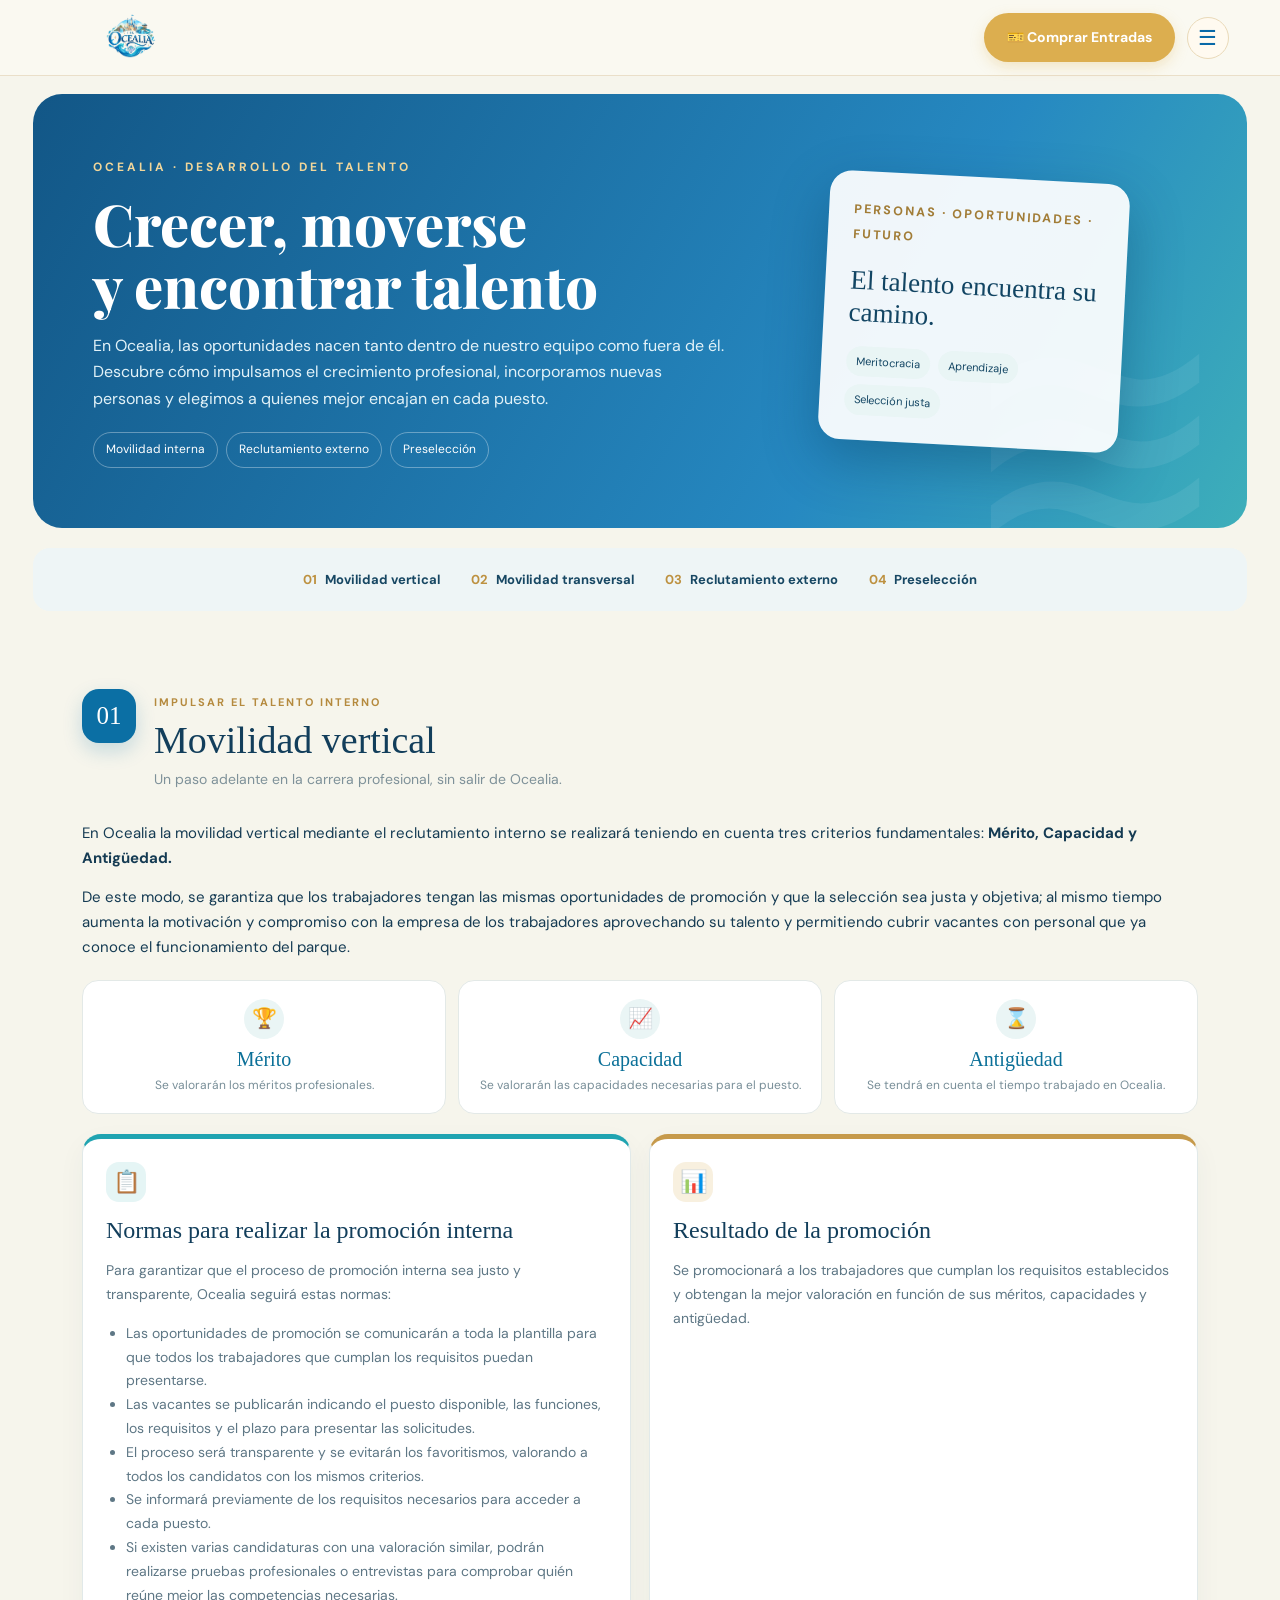
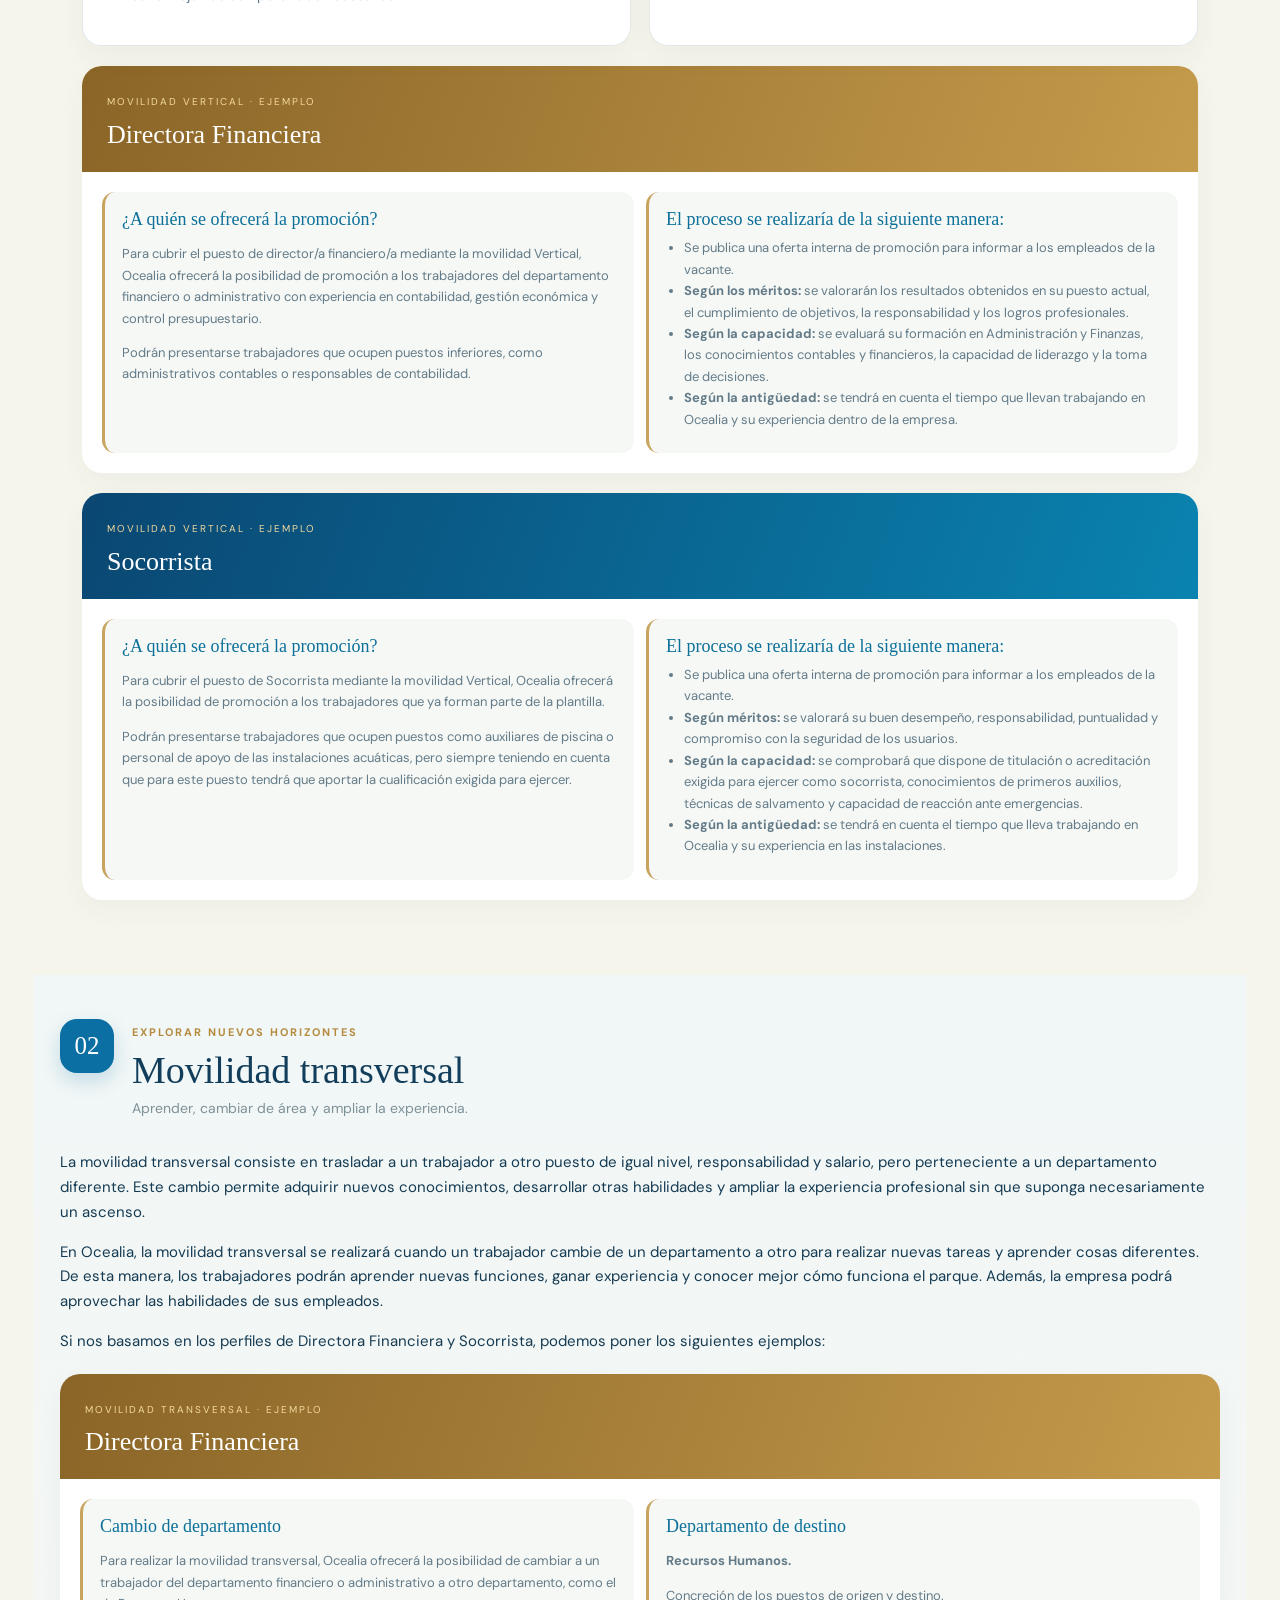
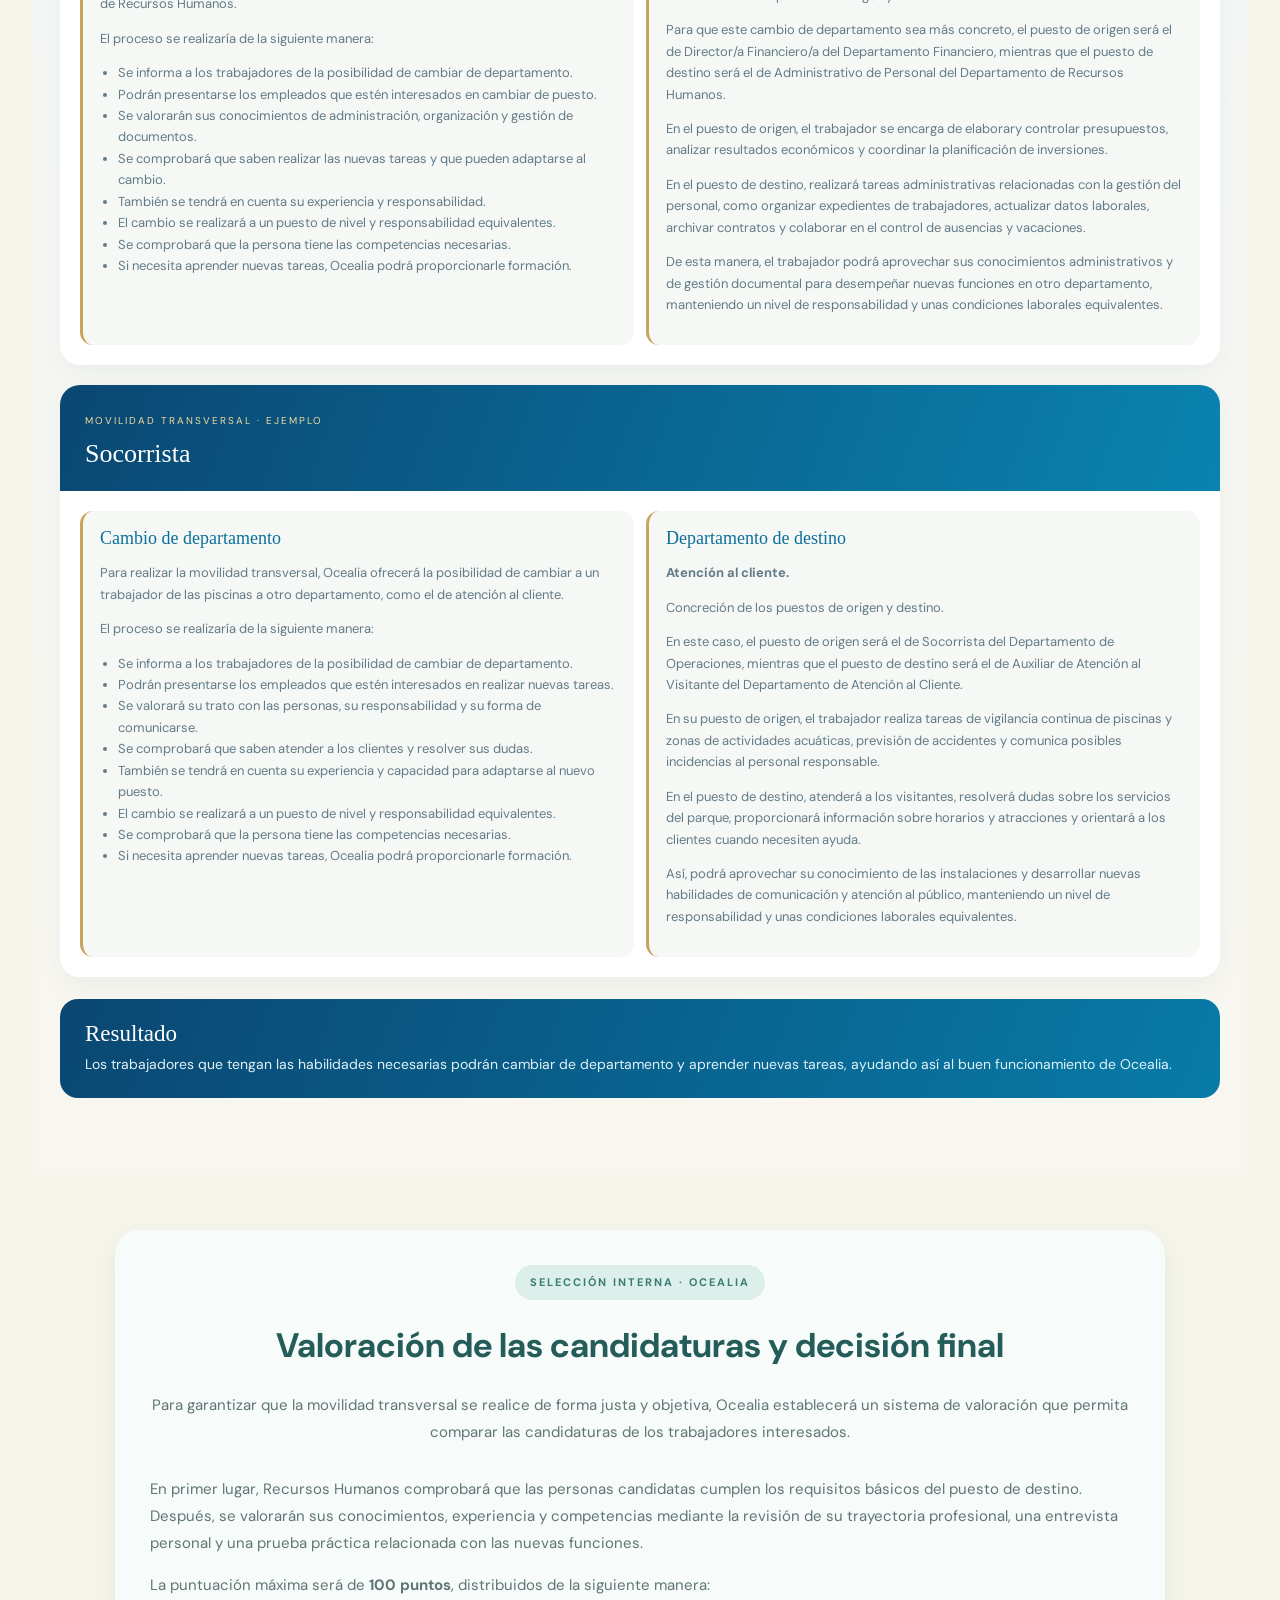
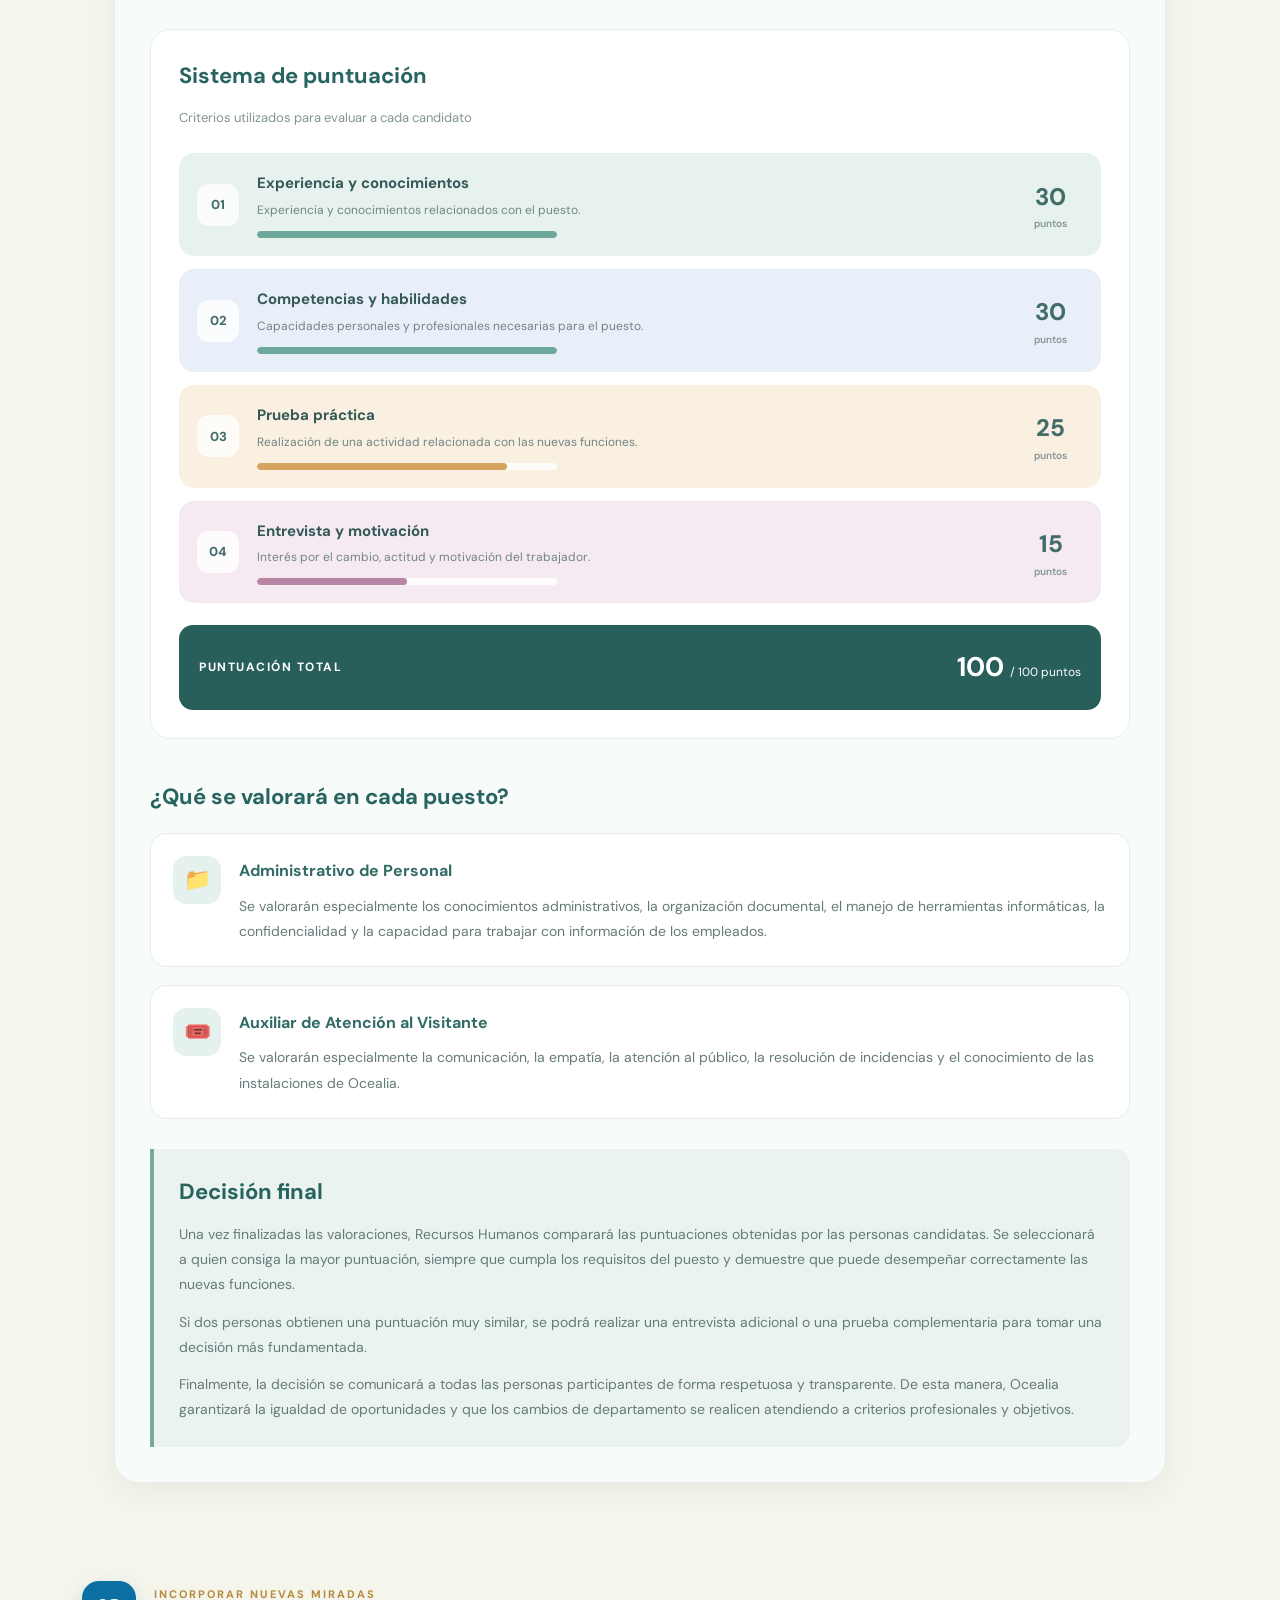
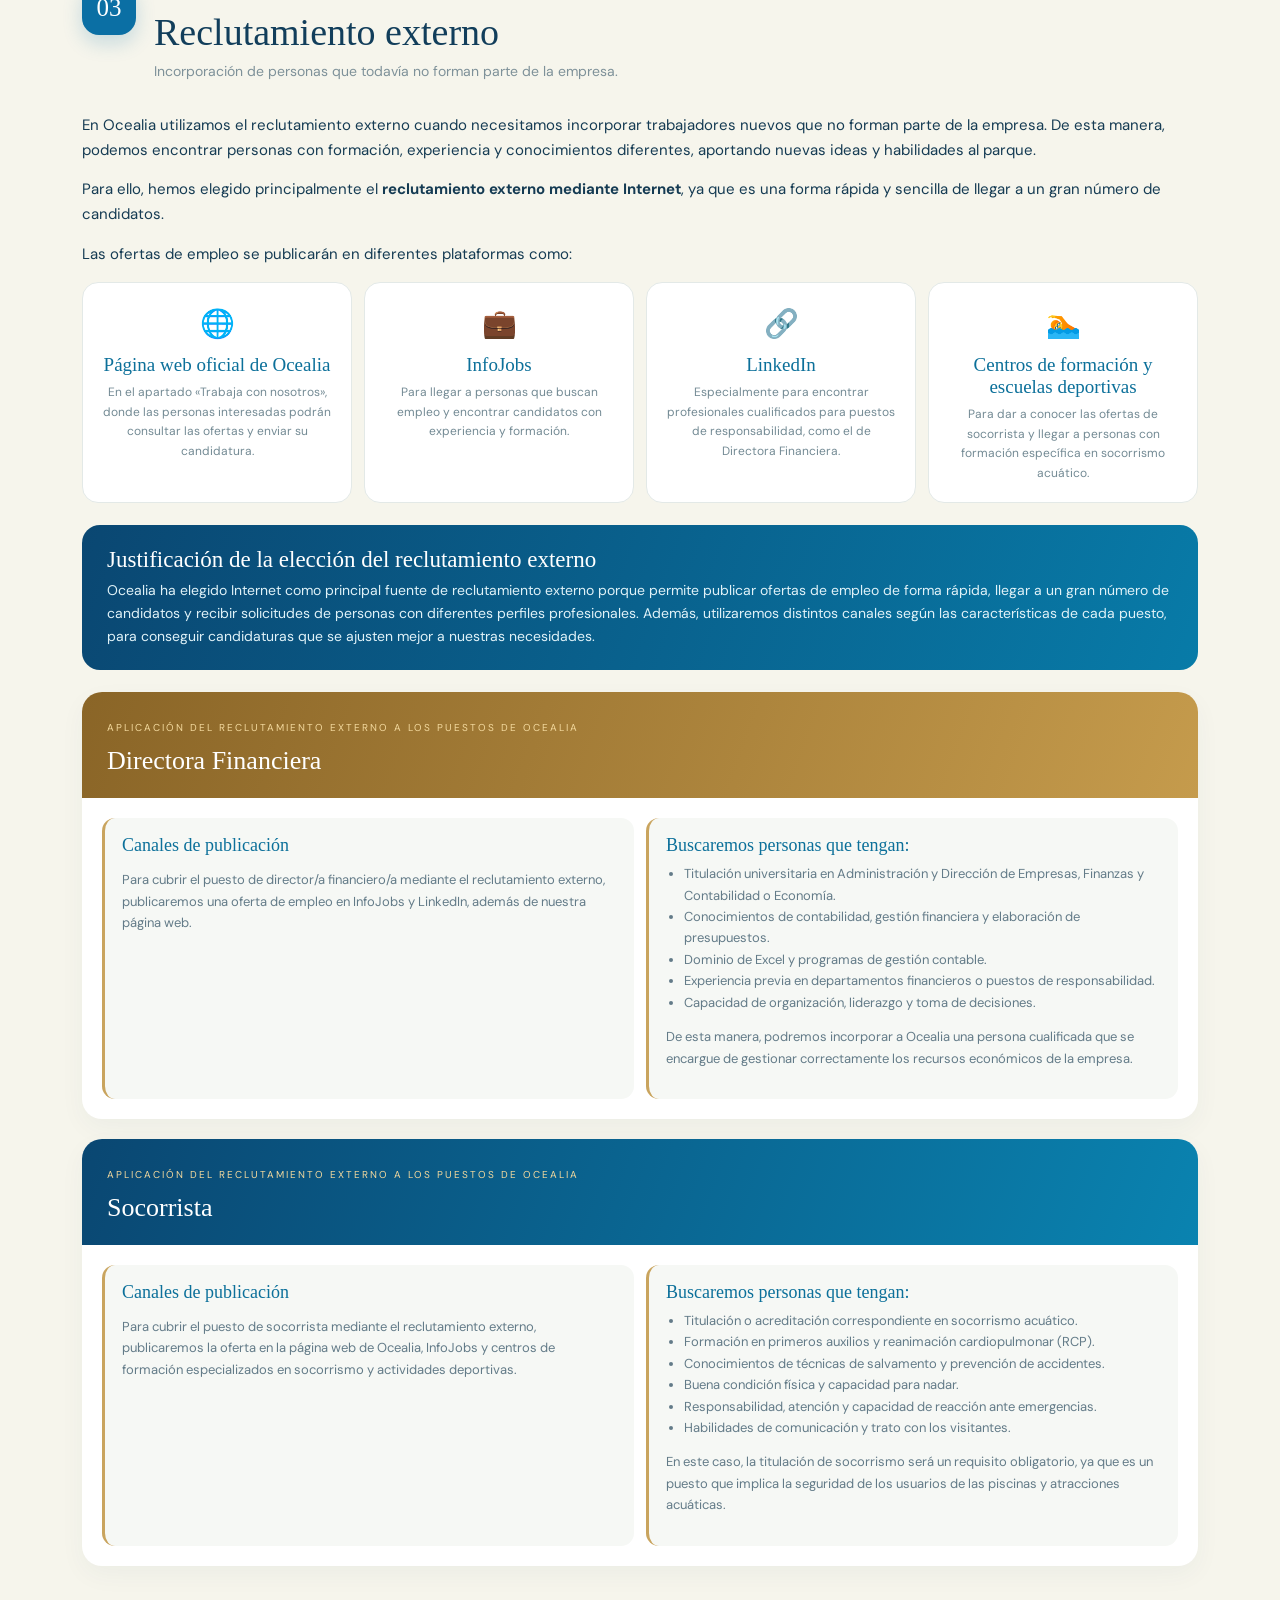
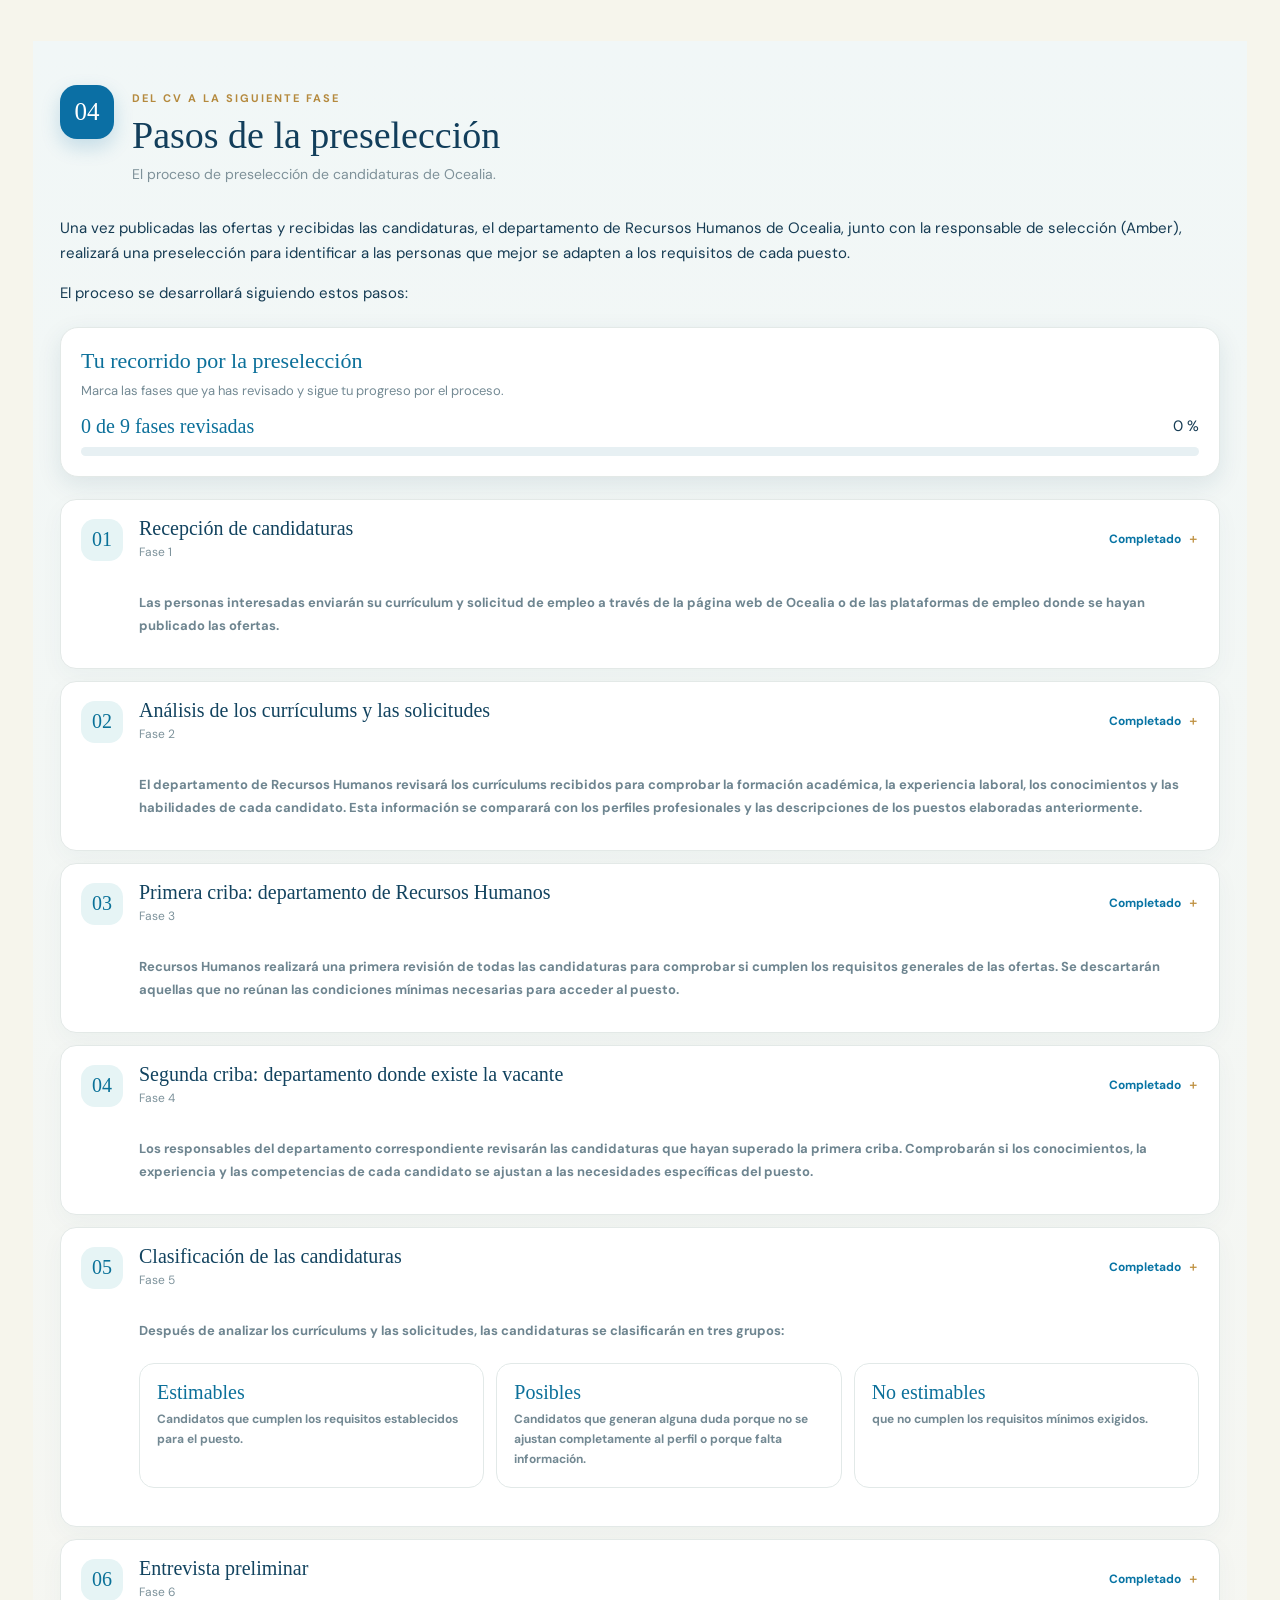
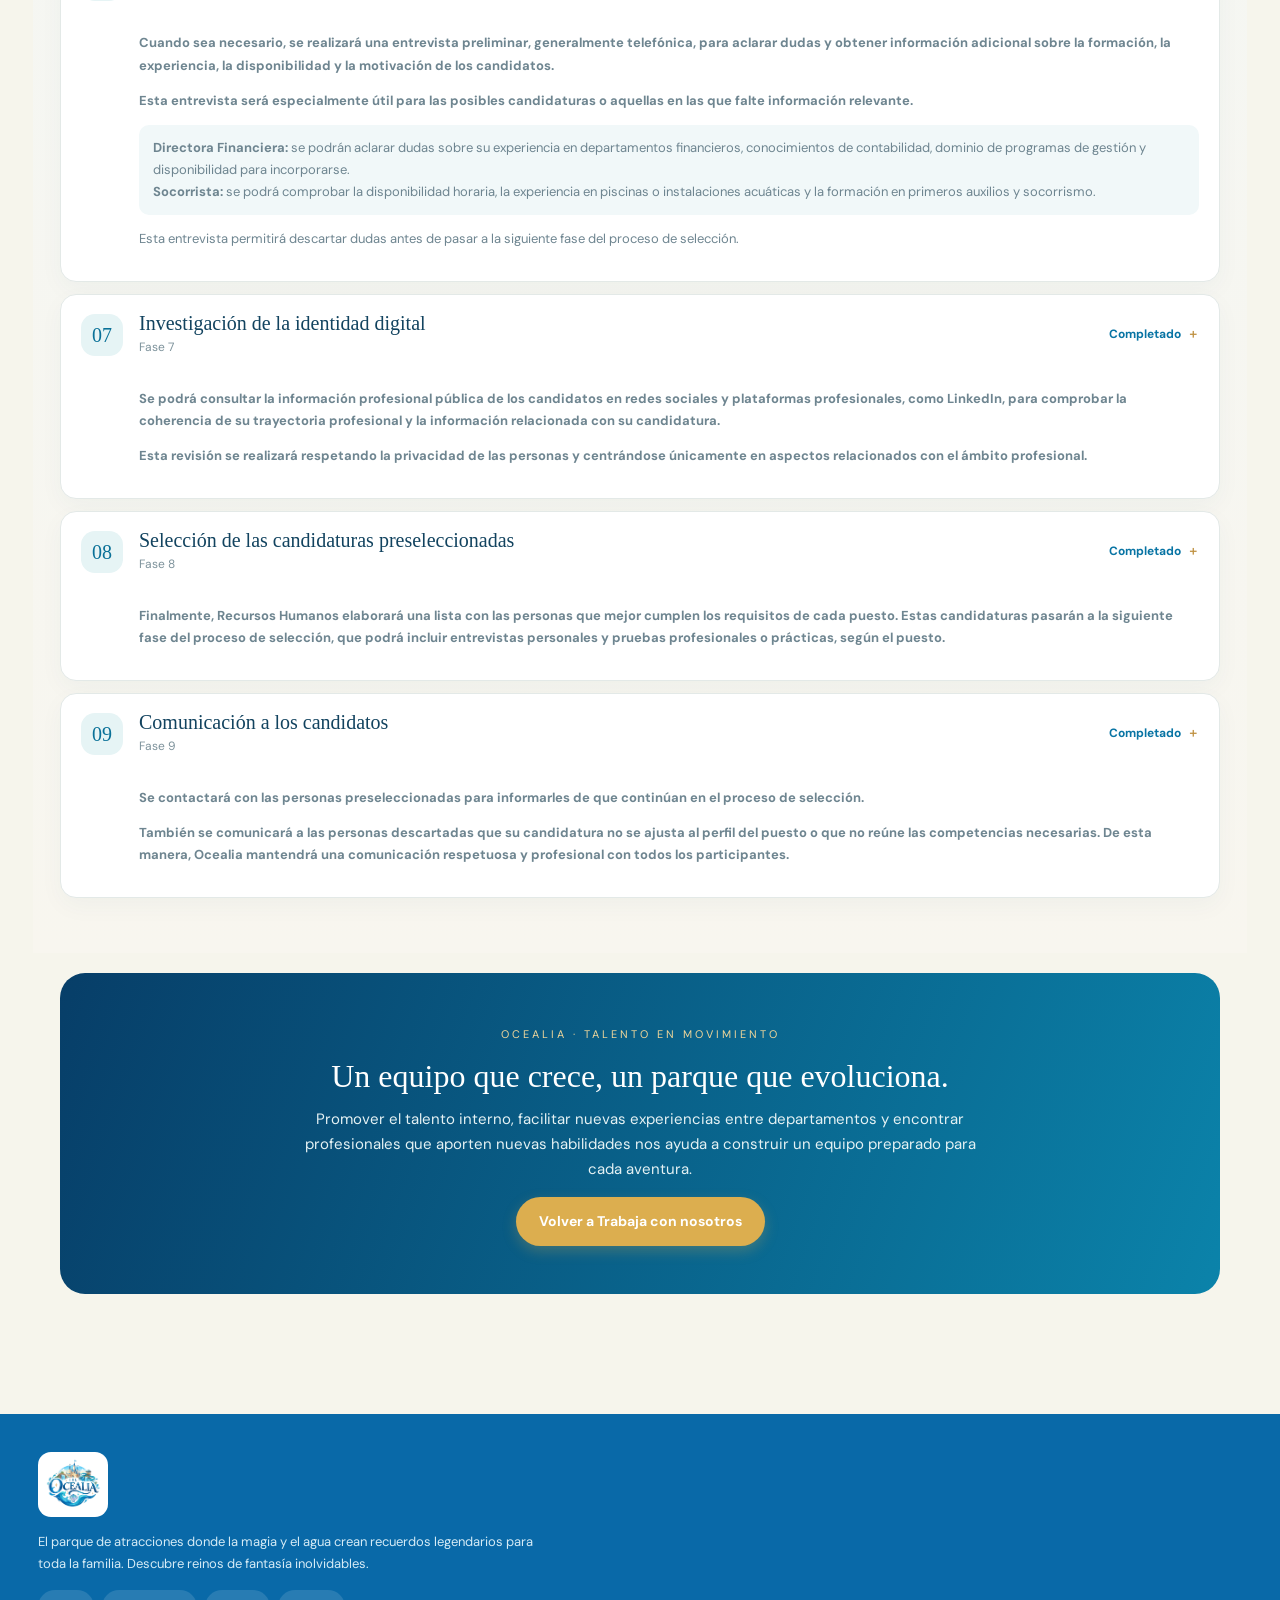
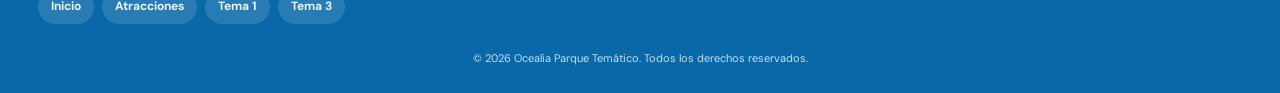
<file: tema3.html>
<!DOCTYPE html>
<html lang="es">
<head>
<meta charset="UTF-8"><meta name="viewport" content="width=device-width, initial-scale=1.0">
<title>Tema 3 · Movilidad y reclutamiento | Ocealia</title>
<link rel="stylesheet" href="styles.css">
<style>
/* Tema 3 · Diseño editorial Ocealia */
.t3-page{--t3-blue:#0869a8;--t3-deep:#064e81;--t3-aqua:#20a6b4;--t3-gold:#dcae4f;--t3-cream:#f6f5ec;--t3-ink:#153b53;--t3-muted:#788d96;color:var(--t3-ink)}
.t3-page main{padding-top:18px}.t3-hero{position:relative;overflow:hidden;border-radius:29px;background:linear-gradient(120deg,#064e81f2,#0879bbdf 68%,#24a5b3e0),url('https://files.cdn-files-a.com/uploads/12436920/800_6ad27c0fa3b76.jpg') center/cover;color:#fff;padding:clamp(30px,5vw,60px);min-height:360px;display:grid;grid-template-columns:1.2fr .8fr;gap:28px;align-items:center}.t3-hero:after{content:'≋';position:absolute;right:1%;bottom:-80px;font-size:clamp(190px,26vw,340px);line-height:1;color:#ffffff12;pointer-events:none}.t3-hero>*{position:relative;z-index:1}.t3-hero .eyebrow{color:#f1d69a}.t3-hero h1{font:800 clamp(35px,5vw,58px)/1.08 'Playfair Display',Georgia,serif;margin:13px 0}.t3-hero p{max-width:650px;color:#e2f2f8;font-size:16px}.t3-tags{display:flex;flex-wrap:wrap;gap:8px;margin-top:20px}.t3-tags span{border:1px solid #ffffff55;border-radius:99px;padding:7px 12px;font-size:12px}.t3-hero-visual{display:grid;place-items:center;min-height:230px}.t3-floating{background:#ffffffed;color:#124563;border-radius:22px;padding:25px;width:min(300px,100%);box-shadow:0 20px 55px #00345255;transform:rotate(3deg)}.t3-floating small{letter-spacing:2px;color:#a17c36;font-weight:700}.t3-floating strong{display:block;font:27px/1.2 Georgia,serif;margin:18px 0}.t3-floating div{display:flex;gap:8px;flex-wrap:wrap}.t3-floating span{font-size:11px;background:#e9f5f5;border-radius:20px;padding:6px 10px}
.t3-index{margin:20px auto 34px;display:flex;gap:7px;justify-content:center;flex-wrap:wrap;background:#eef5f6;border-radius:17px;padding:12px}.t3-index a{padding:9px 12px;border-radius:10px;color:#174763;font-size:13px;font-weight:700}.t3-index a:hover{background:white;box-shadow:0 5px 16px #0b42601a}.t3-index b{color:#bd9140;margin-right:5px}
.t3-section{max-width:1160px;margin:0 auto;padding:44px 22px 55px;scroll-margin-top:95px}.t3-tint{max-width:none;background:linear-gradient(180deg,#f1f7f7,#f8f6ef)}.t3-tint>.t3-inner{max-width:1160px;margin:auto}.t3-head{display:flex;align-items:flex-start;gap:18px;margin-bottom:26px}.t3-num{flex:0 0 54px;height:54px;border-radius:17px;background:#0b6fa4;color:#fff;display:grid;place-items:center;font:25px Georgia,serif;box-shadow:0 8px 20px #0b6fa433}.t3-head .eyebrow{color:#b58a3e;font-size:11px;letter-spacing:2px}.t3-head h2{font:clamp(26px,3.2vw,38px)/1.15 Georgia,serif;margin:5px 0;color:#123e5b}.t3-head p{margin:4px 0;color:#7e9199;font-size:14px}.t3-card-grid{display:grid;grid-template-columns:repeat(2,minmax(0,1fr));gap:18px}.t3-card{background:#fff;border:1px solid #e1e9e9;border-radius:19px;padding:23px;box-shadow:0 10px 28px #17445b0c;border-top:5px solid #20a4b1}.t3-card.gold{border-top-color:#c69a4b}.t3-card h3{font:24px/1.2 Georgia,serif;margin:0 0 9px;color:#123e5b}.t3-card h4{margin:18px 0 6px;color:#0875a1}.t3-card p,.t3-card li{font-size:14px;line-height:1.7;color:#5e7785}.t3-card ul{padding-left:20px}.t3-icon{width:40px;height:40px;border-radius:13px;background:#e5f5f5;color:#087aa1;display:grid;place-items:center;font-size:22px;margin-bottom:14px}.gold .t3-icon{background:#f8f0df;color:#a17a32}.t3-criteria{display:grid;grid-template-columns:repeat(3,1fr);gap:12px;margin:20px 0}.t3-criterion{background:#fff;border:1px solid #e3e9e7;border-radius:16px;padding:18px;text-align:center}.t3-criterion .symbol{width:40px;height:40px;margin:0 auto 9px;border-radius:50%;display:grid;place-items:center;background:#eaf5f5;color:#0b7198;font-size:20px}.t3-criterion strong{display:block;color:#0b7098;font:20px Georgia,serif}.t3-criterion p{font-size:12px;color:#788e98;margin:5px 0 0}.t3-details{border-top:1px solid #e8eeee;margin-top:13px;padding-top:12px}.t3-details summary{cursor:pointer;list-style:none;font-weight:700;color:#135273}.t3-details summary::-webkit-details-marker{display:none}.t3-details summary:after{content:'＋';float:right;color:#bd9140;font-size:18px}.t3-details[open] summary:after{content:'−'}.t3-details ul{padding-left:20px}.t3-highlight{margin:22px 0;padding:22px 25px;border-radius:18px;background:linear-gradient(110deg,#0a4772,#087ba8);color:#fff}.t3-highlight h3{font:23px Georgia,serif;margin:0 0 6px}.t3-highlight p{margin:0;color:#e0f2f8;font-size:14px}.t3-route{display:grid;grid-template-columns:repeat(3,1fr);gap:10px;margin:20px 0}.t3-route article{padding:15px;background:#fff;border-radius:14px;border:1px solid #e3e9e7}.t3-route b{display:block;color:#b78b39;font:21px Georgia,serif}.t3-route span{font-size:13px;color:#64818e}.t3-channel-grid{display:grid;grid-template-columns:repeat(4,1fr);gap:12px}.t3-channel{background:#fff;border:1px solid #e3e9e7;border-radius:16px;padding:18px;text-align:center}.t3-channel .icon{font-size:28px}.t3-channel h3{font:19px Georgia,serif;color:#0c709a;margin:7px 0}.t3-channel p{font-size:12px;color:#738a94;margin:0}.t3-job-profile{background:#fff;border-radius:20px;overflow:hidden;margin:20px 0;box-shadow:0 9px 26px #17445b0b}.t3-profile-head{padding:22px 25px;background:linear-gradient(110deg,#0a4772,#0a83b0);color:#fff}.t3-profile-head.finance{background:linear-gradient(110deg,#8a6527,#c59b4c)}.t3-profile-head span{font-size:10px;letter-spacing:2px;color:#f3d99e}.t3-profile-head h3{font:26px Georgia,serif;margin:7px 0 0}.t3-profile-body{display:grid;grid-template-columns:1fr 1fr;gap:12px;padding:20px}.t3-profile-body article{padding:17px;background:#f6f8f5;border-radius:13px;border-left:3px solid #c9a45e}.t3-profile-body h4{margin:0 0 7px;color:#0c709a;font:18px Georgia,serif}.t3-profile-body p,.t3-profile-body li{font-size:13px;line-height:1.65;color:#637b88}.t3-profile-body ul{padding-left:18px;margin:6px 0}.t3-process{display:grid;gap:12px}.t3-step{background:#fff;border:1px solid #e3e9e7;border-radius:16px;overflow:hidden;box-shadow:0 8px 24px #17445b0a}.t3-step-head{display:grid;grid-template-columns:45px 1fr auto;align-items:center;gap:13px;padding:17px 20px}.t3-step-no{width:42px;height:42px;border-radius:14px;background:#e6f4f5;color:#0a7198;display:grid;place-items:center;font:20px Georgia,serif}.t3-step-head h3{font:20px Georgia,serif;color:#12435f;margin:0}.t3-step-head p{font-size:12px;color:#7d929b;margin:3px 0 0}.t3-step-head details{min-width:0}.t3-step-head summary{cursor:pointer;list-style:none;color:#0874a4;font-weight:700;font-size:12px;white-space:nowrap}.t3-step-head summary::-webkit-details-marker{display:none}.t3-step-head summary:after{content:'＋';margin-left:6px;color:#bf9141}.t3-step-head details[open] summary:after{content:'−'}.t3-step-detail{padding:0 20px 18px 78px;color:#6e8590;font-size:13px;line-height:1.7}.t3-step-detail ul{padding-left:18px}.t3-step-detail .mini-example{background:#f1f8f9;padding:12px 14px;border-radius:10px;margin-top:8px}.t3-classification{display:grid;grid-template-columns:repeat(3,1fr);gap:12px;margin:20px 0}.t3-classification article{border-radius:15px;padding:17px;background:#fff;border:1px solid #e2e9e8}.t3-classification b{font:20px Georgia,serif;display:block;color:#0c709a}.t3-classification p{font-size:12px;color:#738993;margin:5px 0 0}.t3-progressbox{background:#fff;border:1px solid #e3e9e7;border-radius:18px;padding:20px;margin:22px 0;box-shadow:var(--shadow)}.t3-progressbox h3{font:22px Georgia,serif;color:#0c709a;margin:0 0 6px}.t3-progressbox p{color:#748a94;font-size:13px;margin:0}.t3-progressrow{display:flex;justify-content:space-between;gap:12px;align-items:center;margin-top:12px}.t3-progressrow strong{color:#0c709a;font:20px Georgia,serif}.t3-progressbar{height:9px;background:#e7f0f3;border-radius:99px;overflow:hidden;margin-top:8px}.t3-progressbar span{display:block;height:100%;width:0;background:linear-gradient(90deg,#0879bb,#dcae4f);transition:width .25s}.t3-tip{margin:26px 0;padding:21px 24px;border:1px solid #ebdfc2;border-radius:18px;background:#fffaf0;display:flex;gap:14px}.t3-tip .tip-icon{font-size:26px}.t3-tip h3{font:21px Georgia,serif;color:#08649e;margin:0 0 4px}.t3-tip p{color:#718790;font-size:13px;margin:0}.t3-finish{margin:20px auto 50px;max-width:1160px;text-align:center;padding:48px 20px;border-radius:25px;background:linear-gradient(110deg,#073e68,#0b83aa);color:white}.t3-finish>span{font-size:11px;letter-spacing:3px;color:#f0d69a}.t3-finish h2{font:32px Georgia,serif;margin:12px 0}.t3-finish p{color:#e5f2f4;max-width:700px;margin:auto}.t3-finish .btn{margin-top:16px}.t3-reveal{opacity:0;transform:translateY(18px);transition:opacity .65s ease,transform .65s ease}.t3-reveal.visible{opacity:1;transform:none}
@media(max-width:800px){.t3-hero{margin:0 4px;grid-template-columns:1fr;padding:34px 24px}.t3-hero-visual{min-height:180px}.t3-section{padding:35px 16px 45px}.t3-card-grid,.t3-profile-body{grid-template-columns:1fr}.t3-criteria,.t3-route,.t3-classification{grid-template-columns:1fr}.t3-channel-grid{grid-template-columns:repeat(2,1fr)}.t3-head{gap:12px}.t3-num{flex-basis:44px;height:44px}.t3-step-head{grid-template-columns:40px 1fr;padding:15px}.t3-step-head details{grid-column:2}.t3-step-detail{padding:0 16px 16px}.t3-index{margin-left:5px;margin-right:5px}.t3-progressrow{align-items:flex-start;flex-direction:column}}
</style>
</head>
<body class="t3-page">
<header class="site-header">
 <header class="site-header"><a class="brand" href="index.html" aria-label="Ocealia inicio"><img src="assets/logo-ocealia.png" alt="Logotipo de Ocealia"></a></header>
  <div class="header-actions"><a class="btn btn-gold" href="entradas.html">🎫 Comprar Entradas</a><button class="menu-toggle" id="menuToggle" aria-label="Abrir menú">☰</button></div>
  <nav class="nav" id="mainNav"><a href="index.html">Inicio</a><a href="attractions.html">Atracciones</a><a href="careers.html">Tema 1</a><a href="tema2.html">Tema 2</a><a href="tema3.html" aria-current="page">Tema 3</a><a href="tema4.html">Tema 4</a><a href="tema5.html">Tema 5</a></nav>
</header>
<main id="tema">
<section class="t3-hero t3-reveal">
 <div><span class="eyebrow">OCEALIA · DESARROLLO DEL TALENTO</span><h1>Crecer, moverse<br>y encontrar talento</h1><p>En Ocealia, las oportunidades nacen tanto dentro de nuestro equipo como fuera de él. Descubre cómo impulsamos el crecimiento profesional, incorporamos nuevas personas y elegimos a quienes mejor encajan en cada puesto.</p><div class="t3-tags"><span>Movilidad interna</span><span>Reclutamiento externo</span><span>Preselección</span></div></div>
 <div class="t3-hero-visual"><div class="t3-floating"><small>PERSONAS · OPORTUNIDADES · FUTURO</small><strong>El talento encuentra su camino.</strong><div><span>Meritocracia</span><span>Aprendizaje</span><span>Selección justa</span></div></div></div>
</section>
<nav class="t3-index" aria-label="Índice del Tema 3"><a href="#vertical"><b>01</b> Movilidad vertical</a><a href="#transversal"><b>02</b> Movilidad transversal</a><a href="#externo"><b>03</b> Reclutamiento externo</a><a href="#preseleccion"><b>04</b> Preselección</a></nav>
<section class="t3-section t3-reveal" id="vertical"><div class="t3-head"><div class="t3-num">01</div><div><span class="eyebrow">IMPULSAR EL TALENTO INTERNO</span><h2>Movilidad vertical</h2><p>Un paso adelante en la carrera profesional, sin salir de Ocealia.</p></div></div>
<p>En Ocealia la movilidad vertical mediante el reclutamiento interno se realizará teniendo en cuenta tres criterios fundamentales: <b>Mérito, Capacidad y Antigüedad.</b></p>
<p>De este modo, se garantiza que los trabajadores tengan las mismas oportunidades de promoción y que la selección sea justa y objetiva; al mismo tiempo aumenta la motivación y compromiso con la empresa de los trabajadores aprovechando su talento y permitiendo cubrir vacantes con personal que ya conoce el funcionamiento del parque.</p>
<div class="t3-criteria"><article class="t3-criterion"><div class="symbol">🏆</div><strong>Mérito</strong><p>Se valorarán los méritos profesionales.</p></article><article class="t3-criterion"><div class="symbol">📈</div><strong>Capacidad</strong><p>Se valorarán las capacidades necesarias para el puesto.</p></article><article class="t3-criterion"><div class="symbol">⌛</div><strong>Antigüedad</strong><p>Se tendrá en cuenta el tiempo trabajado en Ocealia.</p></article></div>
<div class="t3-card-grid"><article class="t3-card"><div class="t3-icon">📋</div><h3>Normas para realizar la promoción interna</h3><p>Para garantizar que el proceso de promoción interna sea justo y transparente, Ocealia seguirá estas normas:</p><ul><li>Las oportunidades de promoción se comunicarán a toda la plantilla para que todos los trabajadores que cumplan los requisitos puedan presentarse.</li><li>Las vacantes se publicarán indicando el puesto disponible, las funciones, los requisitos y el plazo para presentar las solicitudes.</li><li>El proceso será transparente y se evitarán los favoritismos, valorando a todos los candidatos con los mismos criterios.</li><li>Se informará previamente de los requisitos necesarios para acceder a cada puesto.</li><li>Si existen varias candidaturas con una valoración similar, podrán realizarse pruebas profesionales o entrevistas para comprobar quién reúne mejor las competencias necesarias.</li></ul></article><article class="t3-card gold"><div class="t3-icon">📊</div><h3>Resultado de la promoción</h3><p>Se promocionará a los trabajadores que cumplan los requisitos establecidos y obtengan la mejor valoración en función de sus méritos, capacidades y antigüedad.</p></article></div>
<div class="t3-job-profile"><div class="t3-profile-head finance"><span>MOVILIDAD VERTICAL · EJEMPLO</span><h3>Directora Financiera</h3></div><div class="t3-profile-body"><article><h4>¿A quién se ofrecerá la promoción?</h4><p>Para cubrir el puesto de director/a financiero/a mediante la movilidad Vertical, Ocealia ofrecerá la posibilidad de promoción a los trabajadores del departamento financiero o administrativo con experiencia en contabilidad, gestión económica y control presupuestario.</p><p>Podrán presentarse trabajadores que ocupen puestos inferiores, como administrativos contables o responsables de contabilidad.</p></article><article><h4>El proceso se realizaría de la siguiente manera:</h4><ul><li>Se publica una oferta interna de promoción para informar a los empleados de la vacante.</li><li><b>Según los méritos:</b> se valorarán los resultados obtenidos en su puesto actual, el cumplimiento de objetivos, la responsabilidad y los logros profesionales.</li><li><b>Según la capacidad:</b> se evaluará su formación en Administración y Finanzas, los conocimientos contables y financieros, la capacidad de liderazgo y la toma de decisiones.</li><li><b>Según la antigüedad:</b> se tendrá en cuenta el tiempo que llevan trabajando en Ocealia y su experiencia dentro de la empresa.</li></ul></article></div></div>
<div class="t3-job-profile"><div class="t3-profile-head"><span>MOVILIDAD VERTICAL · EJEMPLO</span><h3>Socorrista</h3></div><div class="t3-profile-body"><article><h4>¿A quién se ofrecerá la promoción?</h4><p>Para cubrir el puesto de Socorrista mediante la movilidad Vertical, Ocealia ofrecerá la posibilidad de promoción a los trabajadores que ya forman parte de la plantilla.</p><p>Podrán presentarse trabajadores que ocupen puestos como auxiliares de piscina o personal de apoyo de las instalaciones acuáticas, pero siempre teniendo en cuenta que para este puesto tendrá que aportar la cualificación exigida para ejercer.</p></article><article><h4>El proceso se realizaría de la siguiente manera:</h4><ul><li>Se publica una oferta interna de promoción para informar a los empleados de la vacante.</li><li><b>Según méritos:</b> se valorará su buen desempeño, responsabilidad, puntualidad y compromiso con la seguridad de los usuarios.</li><li><b>Según la capacidad:</b> se comprobará que dispone de titulación o acreditación exigida para ejercer como socorrista, conocimientos de primeros auxilios, técnicas de salvamento y capacidad de reacción ante emergencias.</li><li><b>Según la antigüedad:</b> se tendrá en cuenta el tiempo que lleva trabajando en Ocealia y su experiencia en las instalaciones.</li></ul></article></div></div>
</section>
<section class="t3-section t3-tint t3-reveal" id="transversal"><div class="t3-inner"><div class="t3-head"><div class="t3-num">02</div><div><span class="eyebrow">EXPLORAR NUEVOS HORIZONTES</span><h2>Movilidad transversal</h2><p>Aprender, cambiar de área y ampliar la experiencia.</p></div></div>
<p>La movilidad transversal consiste en trasladar a un trabajador a otro puesto de igual nivel, responsabilidad y salario, pero perteneciente a un departamento diferente. Este cambio permite adquirir nuevos conocimientos, desarrollar otras habilidades y ampliar la experiencia profesional sin que suponga necesariamente un ascenso.</p>
<p>En Ocealia, la movilidad transversal se realizará cuando un trabajador cambie de un departamento a otro para realizar nuevas tareas y aprender cosas diferentes. De esta manera, los trabajadores podrán aprender nuevas funciones, ganar experiencia y conocer mejor cómo funciona el parque. Además, la empresa podrá aprovechar las habilidades de sus empleados.</p>
<p>Si nos basamos en los perfiles de Directora Financiera y Socorrista, podemos poner los siguientes ejemplos:</p>
<div class="t3-job-profile"><div class="t3-profile-head finance"><span>MOVILIDAD TRANSVERSAL · EJEMPLO</span><h3>Directora Financiera</h3></div><div class="t3-profile-body"><article><h4>Cambio de departamento</h4><p>Para realizar la movilidad transversal, Ocealia ofrecerá la posibilidad de cambiar a un trabajador del departamento financiero o administrativo a otro departamento, como el de Recursos Humanos.</p><p>El proceso se realizaría de la siguiente manera:</p><ul><li>Se informa a los trabajadores de la posibilidad de cambiar de departamento.</li><li>Podrán presentarse los empleados que estén interesados en cambiar de puesto.</li><li>Se valorarán sus conocimientos de administración, organización y gestión de documentos.</li><li>Se comprobará que saben realizar las nuevas tareas y que pueden adaptarse al cambio.</li><li>También se tendrá en cuenta su experiencia y responsabilidad.</li><li>El cambio se realizará a un puesto de nivel y responsabilidad equivalentes.</li><li>Se comprobará que la persona tiene las competencias necesarias.</li><li>Si necesita aprender nuevas tareas, Ocealia podrá proporcionarle formación.</li></ul></article><article><h4>Departamento de destino</h4><p><strong>Recursos Humanos.</strong> <p>Concreción de los puestos de origen y destino.</p><p>Para que este cambio de departamento sea más concreto, el puesto de origen será el de Director/a Financiero/a del Departamento Financiero, mientras que el puesto de destino será el de  Administrativo de Personal del Departamento de Recursos Humanos.</p><p>En el puesto de origen, el trabajador se encarga de elaborary controlar presupuestos, analizar resultados económicos y coordinar la planificación de inversiones.</p><p>En el puesto de destino, realizará tareas administrativas relacionadas con la gestión del personal, como organizar expedientes de trabajadores, actualizar datos laborales, archivar contratos y colaborar en el control de ausencias y vacaciones.</p><p>De esta manera, el trabajador podrá aprovechar sus conocimientos administrativos y de gestión documental para desempeñar nuevas funciones en otro departamento, manteniendo un nivel de responsabilidad y unas condiciones laborales equivalentes.</p></article></div></div>
<div class="t3-job-profile"><div class="t3-profile-head"><span>MOVILIDAD TRANSVERSAL · EJEMPLO</span><h3>Socorrista</h3></div><div class="t3-profile-body"><article><h4>Cambio de departamento</h4><p>Para realizar la movilidad transversal, Ocealia ofrecerá la posibilidad de cambiar a un trabajador de las piscinas a otro departamento, como el de atención al cliente.</p><p>El proceso se realizaría de la siguiente manera:</p><ul><li>Se informa a los trabajadores de la posibilidad de cambiar de departamento.</li><li>Podrán presentarse los empleados que estén interesados en realizar nuevas tareas.</li><li>Se valorará su trato con las personas, su responsabilidad y su forma de comunicarse.</li><li>Se comprobará que saben atender a los clientes y resolver sus dudas.</li><li>También se tendrá en cuenta su experiencia y capacidad para adaptarse al nuevo puesto.</li><li>El cambio se realizará a un puesto de nivel y responsabilidad equivalentes.</li><li>Se comprobará que la persona tiene las competencias necesarias.</li><li>Si necesita aprender nuevas tareas, Ocealia podrá proporcionarle formación.</li></ul></article><article><h4>Departamento de destino</h4><p><strong>Atención al cliente.</strong><p>Concreción de los puestos de origen y destino.</p><p>En este caso, el puesto de origen será el de Socorrista del Departamento de Operaciones, mientras que el puesto de destino será el de Auxiliar de Atención al Visitante del Departamento de Atención al Cliente.</p><p>En su puesto de origen, el trabajador realiza tareas de vigilancia continua de piscinas y zonas de actividades acuáticas, previsión de accidentes y comunica posibles incidencias al personal responsable.</p><p>En el puesto de destino, atenderá a los visitantes, resolverá dudas sobre los servicios del parque, proporcionará información sobre horarios y atracciones y orientará a los clientes cuando necesiten ayuda.</p><p>Así, podrá aprovechar su conocimiento de las instalaciones y desarrollar nuevas habilidades de comunicación y atención al público, manteniendo un nivel de responsabilidad y unas condiciones laborales equivalentes.</p></article></div></div>
<div class="t3-highlight"><h3>Resultado</h3><p>Los trabajadores que tengan las habilidades necesarias podrán cambiar de departamento y aprender nuevas tareas, ayudando así al buen funcionamiento de Ocealia.</p></div></div></section>
<section class="valoracion-candidaturas">
    <div class="valoracion-header">
        <span class="valoracion-etiqueta">SELECCIÓN INTERNA · OCEALIA</span>
        <h2>Valoración de las candidaturas y decisión final</h2>
        <p>
            Para garantizar que la movilidad transversal se realice de forma justa
            y objetiva, Ocealia establecerá un sistema de valoración que permita
            comparar las candidaturas de los trabajadores interesados.
        </p>
    </div>

    <div class="valoracion-texto">
        <p>
            En primer lugar, Recursos Humanos comprobará que las personas candidatas
            cumplen los requisitos básicos del puesto de destino. Después, se
            valorarán sus conocimientos, experiencia y competencias mediante la
            revisión de su trayectoria profesional, una entrevista personal y una
            prueba práctica relacionada con las nuevas funciones.
        </p>
        <p>
            La puntuación máxima será de <strong>100 puntos</strong>, distribuidos
            de la siguiente manera:
        </p>
    </div>

    <div class="tabla-valoracion">
        <h3>Sistema de puntuación</h3>
        <p class="tabla-subtitulo">Criterios utilizados para evaluar a cada candidato</p>

        <div class="criterio-valoracion criterio-1">
            <div class="criterio-icono">01</div>
            <div class="criterio-info">
                <strong>Experiencia y conocimientos</strong>
                <span>Experiencia y conocimientos relacionados con el puesto.</span>
                <div class="barra-fondo">
                    <div class="barra-progreso progreso-30"></div>
                </div>
            </div>
            <div class="criterio-puntos">30 <small>puntos</small></div>
        </div>

        <div class="criterio-valoracion criterio-2">
            <div class="criterio-icono">02</div>
            <div class="criterio-info">
                <strong>Competencias y habilidades</strong>
                <span>Capacidades personales y profesionales necesarias para el puesto.</span>
                <div class="barra-fondo">
                    <div class="barra-progreso progreso-30"></div>
                </div>
            </div>
            <div class="criterio-puntos">30 <small>puntos</small></div>
        </div>

        <div class="criterio-valoracion criterio-3">
            <div class="criterio-icono">03</div>
            <div class="criterio-info">
                <strong>Prueba práctica</strong>
                <span>Realización de una actividad relacionada con las nuevas funciones.</span>
                <div class="barra-fondo">
                    <div class="barra-progreso progreso-25"></div>
                </div>
            </div>
            <div class="criterio-puntos">25 <small>puntos</small></div>
        </div>

        <div class="criterio-valoracion criterio-4">
            <div class="criterio-icono">04</div>
            <div class="criterio-info">
                <strong>Entrevista y motivación</strong>
                <span>Interés por el cambio, actitud y motivación del trabajador.</span>
                <div class="barra-fondo">
                    <div class="barra-progreso progreso-15"></div>
                </div>
            </div>
            <div class="criterio-puntos">15 <small>puntos</small></div>
        </div>

        <div class="total-valoracion">
            <span>PUNTUACIÓN TOTAL</span>
            <strong>100 <small>/ 100 puntos</small></strong>
        </div>
    </div>

    <div class="aplicacion-criterios">
        <h3>¿Qué se valorará en cada puesto?</h3>

        <div class="puesto-valoracion">
            <div class="puesto-icono">📁</div>
            <div>
                <h4>Administrativo de Personal</h4>
                <p>
                    Se valorarán especialmente los conocimientos administrativos,
                    la organización documental, el manejo de herramientas
                    informáticas, la confidencialidad y la capacidad para trabajar
                    con información de los empleados.
                </p>
            </div>
        </div>

        <div class="puesto-valoracion">
            <div class="puesto-icono">🎟️</div>
            <div>
                <h4>Auxiliar de Atención al Visitante</h4>
                <p>
                    Se valorarán especialmente la comunicación, la empatía,
                    la atención al público, la resolución de incidencias y el
                    conocimiento de las instalaciones de Ocealia.
                </p>
            </div>
        </div>
    </div>

    <div class="decision-final">
        <h3>Decisión final</h3>
        <p>
            Una vez finalizadas las valoraciones, Recursos Humanos comparará las
            puntuaciones obtenidas por las personas candidatas. Se seleccionará
            a quien consiga la mayor puntuación, siempre que cumpla los requisitos
            del puesto y demuestre que puede desempeñar correctamente las nuevas
            funciones.
        </p>
        <p>
            Si dos personas obtienen una puntuación muy similar, se podrá realizar
            una entrevista adicional o una prueba complementaria para tomar una
            decisión más fundamentada.
        </p>
        <p>
            Finalmente, la decisión se comunicará a todas las personas participantes
            de forma respetuosa y transparente. De esta manera, Ocealia garantizará
            la igualdad de oportunidades y que los cambios de departamento se
            realicen atendiendo a criterios profesionales y objetivos.
        </p>
    </div>
</section>

<section class="t3-section t3-reveal" id="externo"><div class="t3-head"><div class="t3-num">03</div><div><span class="eyebrow">INCORPORAR NUEVAS MIRADAS</span><h2>Reclutamiento externo</h2><p>Incorporación de personas que todavía no forman parte de la empresa.</p></div></div>
<p>En Ocealia utilizamos el reclutamiento externo cuando necesitamos incorporar trabajadores nuevos que no forman parte de la empresa. De esta manera, podemos encontrar personas con formación, experiencia y conocimientos diferentes, aportando nuevas ideas y habilidades al parque.</p><p>Para ello, hemos elegido principalmente el <strong>reclutamiento externo mediante Internet</strong>, ya que es una forma rápida y sencilla de llegar a un gran número de candidatos.</p><p>Las ofertas de empleo se publicarán en diferentes plataformas como:</p>
<div class="t3-channel-grid"><article class="t3-channel"><div class="icon">🌐</div><h3>Página web oficial de Ocealia</h3><p>En el apartado «Trabaja con nosotros», donde las personas interesadas podrán consultar las ofertas y enviar su candidatura.</p></article><article class="t3-channel"><div class="icon">💼</div><h3>InfoJobs</h3><p>Para llegar a personas que buscan empleo y encontrar candidatos con experiencia y formación.</p></article><article class="t3-channel"><div class="icon">🔗</div><h3>LinkedIn</h3><p>Especialmente para encontrar profesionales cualificados para puestos de responsabilidad, como el de Directora Financiera.</p></article><article class="t3-channel"><div class="icon">🏊</div><h3>Centros de formación y escuelas deportivas</h3><p>Para dar a conocer las ofertas de socorrista y llegar a personas con formación específica en socorrismo acuático.</p></article></div>
<div class="t3-highlight"><h3>Justificación de la elección del reclutamiento externo</h3><p>Ocealia ha elegido Internet como principal fuente de reclutamiento externo porque permite publicar ofertas de empleo de forma rápida, llegar a un gran número de candidatos y recibir solicitudes de personas con diferentes perfiles profesionales. Además, utilizaremos distintos canales según las características de cada puesto, para conseguir candidaturas que se ajusten mejor a nuestras necesidades.</p></div>
<div class="t3-job-profile"><div class="t3-profile-head finance"><span>APLICACIÓN DEL RECLUTAMIENTO EXTERNO A LOS PUESTOS DE OCEALIA</span><h3>Directora Financiera</h3></div><div class="t3-profile-body"><article><h4>Canales de publicación</h4><p>Para cubrir el puesto de director/a financiero/a mediante el reclutamiento externo, publicaremos una oferta de empleo en InfoJobs y LinkedIn, además de nuestra página web.</p></article><article><h4>Buscaremos personas que tengan:</h4><ul><li>Titulación universitaria en Administración y Dirección de Empresas, Finanzas y Contabilidad o Economía.</li><li>Conocimientos de contabilidad, gestión financiera y elaboración de presupuestos.</li><li>Dominio de Excel y programas de gestión contable.</li><li>Experiencia previa en departamentos financieros o puestos de responsabilidad.</li><li>Capacidad de organización, liderazgo y toma de decisiones.</li></ul><p>De esta manera, podremos incorporar a Ocealia una persona cualificada que se encargue de gestionar correctamente los recursos económicos de la empresa.</p></article></div></div>
<div class="t3-job-profile"><div class="t3-profile-head"><span>APLICACIÓN DEL RECLUTAMIENTO EXTERNO A LOS PUESTOS DE OCEALIA</span><h3>Socorrista</h3></div><div class="t3-profile-body"><article><h4>Canales de publicación</h4><p>Para cubrir el puesto de socorrista mediante el reclutamiento externo, publicaremos la oferta en la página web de Ocealia, InfoJobs y centros de formación especializados en socorrismo y actividades deportivas.</p></article><article><h4>Buscaremos personas que tengan:</h4><ul><li>Titulación o acreditación correspondiente en socorrismo acuático.</li><li>Formación en primeros auxilios y reanimación cardiopulmonar (RCP).</li><li>Conocimientos de técnicas de salvamento y prevención de accidentes.</li><li>Buena condición física y capacidad para nadar.</li><li>Responsabilidad, atención y capacidad de reacción ante emergencias.</li><li>Habilidades de comunicación y trato con los visitantes.</li></ul><p>En este caso, la titulación de socorrismo será un requisito obligatorio, ya que es un puesto que implica la seguridad de los usuarios de las piscinas y atracciones acuáticas.</p></article></div></div></section>
<section class="t3-section t3-tint t3-reveal" id="preseleccion"><div class="t3-inner"><div class="t3-head"><div class="t3-num">04</div><div><span class="eyebrow">DEL CV A LA SIGUIENTE FASE</span><h2>Pasos de la preselección</h2><p>El proceso de preselección de candidaturas de Ocealia.</p></div></div>
<p>Una vez publicadas las ofertas y recibidas las candidaturas, el departamento de Recursos Humanos de Ocealia, junto con la responsable de selección (Amber), realizará una preselección para identificar a las personas que mejor se adapten a los requisitos de cada puesto.</p><p>El proceso se desarrollará siguiendo estos pasos:</p>
<div class="t3-progressbox"><h3>Tu recorrido por la preselección</h3><p>Marca las fases que ya has revisado y sigue tu progreso por el proceso.</p><div class="t3-progressrow"><strong id="progressText">0 de 9 fases revisadas</strong><span id="progressPercent">0 %</span></div><div class="t3-progressbar"><span id="progressFill"></span></div></div>
<div class="t3-process" id="steps">
<article class="t3-step"><div class="t3-step-head"><div class="t3-step-no">01</div><div><h3>Recepción de candidaturas</h3><p>Fase 1</p></div><details><summary>Completado</summary></details></div><div class="t3-step-detail"><p><strong>Las personas interesadas enviarán su currículum y solicitud de empleo a través de la página web de Ocealia o de las plataformas de empleo donde se hayan publicado las ofertas.</strong></p></div></article>
<article class="t3-step"><div class="t3-step-head"><div class="t3-step-no">02</div><div><h3>Análisis de los currículums y las solicitudes</h3><p>Fase 2</p></div><details><summary>Completado</summary></details></div><div class="t3-step-detail"><p><strong>El departamento de Recursos Humanos revisará los currículums recibidos para comprobar la formación académica, la experiencia laboral, los conocimientos y las habilidades de cada candidato. Esta información se comparará con los perfiles profesionales y las descripciones de los puestos elaboradas anteriormente.</strong></p></div></article>
<article class="t3-step"><div class="t3-step-head"><div class="t3-step-no">03</div><div><h3>Primera criba: departamento de Recursos Humanos</h3><p>Fase 3</p></div><details><summary>Completado</summary></details></div><div class="t3-step-detail"><p><strong>Recursos Humanos realizará una primera revisión de todas las candidaturas para comprobar si cumplen los requisitos generales de las ofertas. Se descartarán aquellas que no reúnan las condiciones mínimas necesarias para acceder al puesto.</strong></p></div></article>
<article class="t3-step"><div class="t3-step-head"><div class="t3-step-no">04</div><div><h3>Segunda criba: departamento donde existe la vacante</h3><p>Fase 4</p></div><details><summary>Completado</summary></details></div><div class="t3-step-detail"><p><strong>Los responsables del departamento correspondiente revisarán las candidaturas que hayan superado la primera criba. Comprobarán si los conocimientos, la experiencia y las competencias de cada candidato se ajustan a las necesidades específicas del puesto.</strong></p></div></article>
<article class="t3-step"><div class="t3-step-head"><div class="t3-step-no">05</div><div><h3>Clasificación de las candidaturas</h3><p>Fase 5</p></div><details><summary>Completado</summary></details></div><div class="t3-step-detail"><p><strong>Después de analizar los currículums y las solicitudes, las candidaturas se clasificarán en tres grupos:</p><div class="t3-classification"><article><b>Estimables</b><p>Candidatos que cumplen los requisitos establecidos para el puesto.</strong></p></article><article><b>Posibles</b><p><strong>Candidatos que generan alguna duda porque no se ajustan completamente al perfil o porque falta información.</strong></p></article><article><b>No estimables</b><p><strong>que no cumplen los requisitos mínimos exigidos.</strong></p></article></div></div></article>
<article class="t3-step"><div class="t3-step-head"><div class="t3-step-no">06</div><div><h3>Entrevista preliminar</h3><p>Fase 6</p></div><details><summary>Completado</summary></details></div><div class="t3-step-detail"><p><strong>Cuando sea necesario, se realizará una entrevista preliminar, generalmente telefónica, para aclarar dudas y obtener información adicional sobre la formación, la experiencia, la disponibilidad y la motivación de los candidatos.</strong></p><p><strong>Esta entrevista será especialmente útil para las posibles candidaturas o aquellas en las que falte información relevante.</strong></p><div class="mini-example"><b>Directora Financiera:</b> se podrán aclarar dudas sobre su experiencia en departamentos financieros, conocimientos de contabilidad, dominio de programas de gestión y disponibilidad para incorporarse.<br><b>Socorrista:</b> se podrá comprobar la disponibilidad horaria, la experiencia en piscinas o instalaciones acuáticas y la formación en primeros auxilios y socorrismo.</div><p>Esta entrevista permitirá descartar dudas antes de pasar a la siguiente fase del proceso de selección.</p></div></article>
<article class="t3-step"><div class="t3-step-head"><div class="t3-step-no">07</div><div><h3>Investigación de la identidad digital</h3><p>Fase 7</p></div><details><summary>Completado</summary></details></div><div class="t3-step-detail"><p><strong>Se podrá consultar la información profesional pública de los candidatos en redes sociales y plataformas profesionales, como LinkedIn, para comprobar la coherencia de su trayectoria profesional y la información relacionada con su candidatura.</strong></p><p><strong>Esta revisión se realizará respetando la privacidad de las personas y centrándose únicamente en aspectos relacionados con el ámbito profesional.</strong></p></div></article>
<article class="t3-step"><div class="t3-step-head"><div class="t3-step-no">08</div><div><h3>Selección de las candidaturas preseleccionadas</h3><p>Fase 8</p></div><details><summary>Completado</summary></details></div><div class="t3-step-detail"><p><strong>Finalmente, Recursos Humanos elaborará una lista con las personas que mejor cumplen los requisitos de cada puesto. Estas candidaturas pasarán a la siguiente fase del proceso de selección, que podrá incluir entrevistas personales y pruebas profesionales o prácticas, según el puesto.</strong></p></div></article>
<article class="t3-step"><div class="t3-step-head"><div class="t3-step-no">09</div><div><h3>Comunicación a los candidatos</h3><p>Fase 9</p></div><details><summary>Completado</summary></details></div><div class="t3-step-detail"><p><strong>Se contactará con las personas preseleccionadas para informarles de que continúan en el proceso de selección.</p><p>También se comunicará a las personas descartadas que su candidatura no se ajusta al perfil del puesto o que no reúne las competencias necesarias. De esta manera, Ocealia mantendrá una comunicación respetuosa y profesional con todos los participantes.</strong></p></div></article>
</div></div></section>
<section class="t3-finish t3-reveal"><span>OCEALIA · TALENTO EN MOVIMIENTO</span><h2>Un equipo que crece, un parque que evoluciona.</h2><p>Promover el talento interno, facilitar nuevas experiencias entre departamentos y encontrar profesionales que aporten nuevas habilidades nos ayuda a construir un equipo preparado para cada aventura.</p><a class="btn btn-gold" href="careers.html">Volver a Trabaja con nosotros</a></section>
</main><footer class="footer"><div class="footer-inner"><img class="footer-brand" src="assets/logo-ocealia.png" alt="Ocealia"><p>El parque de atracciones donde la magia y el agua crean recuerdos legendarios para toda la familia. Descubre reinos de fantasía inolvidables.</p><div class="footer-links"><a href="index.html">Inicio</a><a href="attractions.html">Atracciones</a><a href="careers.html">Tema 1</a><a href="#tema">Tema 3</a></div><div class="copyright">© 2026 Ocealia Parque Temático. Todos los derechos reservados.</div></div></footer>
<script>
// Menú móvil y navegación
const menuToggle=document.getElementById('menuToggle'),mainNav=document.getElementById('mainNav');menuToggle.addEventListener('click',()=>mainNav.classList.toggle('open'));mainNav.querySelectorAll('a').forEach(a=>a.addEventListener('click',()=>mainNav.classList.remove('open')));
// Revelado progresivo de secciones
const revealObserver=new IntersectionObserver(entries=>entries.forEach(entry=>{if(entry.isIntersecting){entry.target.classList.add('visible');revealObserver.unobserve(entry.target)}}),{threshold:.12});document.querySelectorAll('.t3-reveal').forEach(el=>revealObserver.observe(el));
// Control de lectura: cada paso se marca al abrirlo
const stepCards=[...document.querySelectorAll('.t3-step')],progressText=document.getElementById('progressText'),progressPercent=document.getElementById('progressPercent'),progressFill=document.getElementById('progressFill');let checked=new Set();stepCards.forEach((card,i)=>{const details=card.querySelector('.t3-step-head details');details.addEventListener('toggle',()=>{if(details.open){checked.add(i);updateProgress()}})});function updateProgress(){let n=checked.size,p=Math.round(n/stepCards.length*100);progressText.textContent=`${n} de ${stepCards.length} fases revisadas`;progressPercent.textContent=`${p} %`;progressFill.style.width=p+'%'}
</script>
</body></html>
</file>
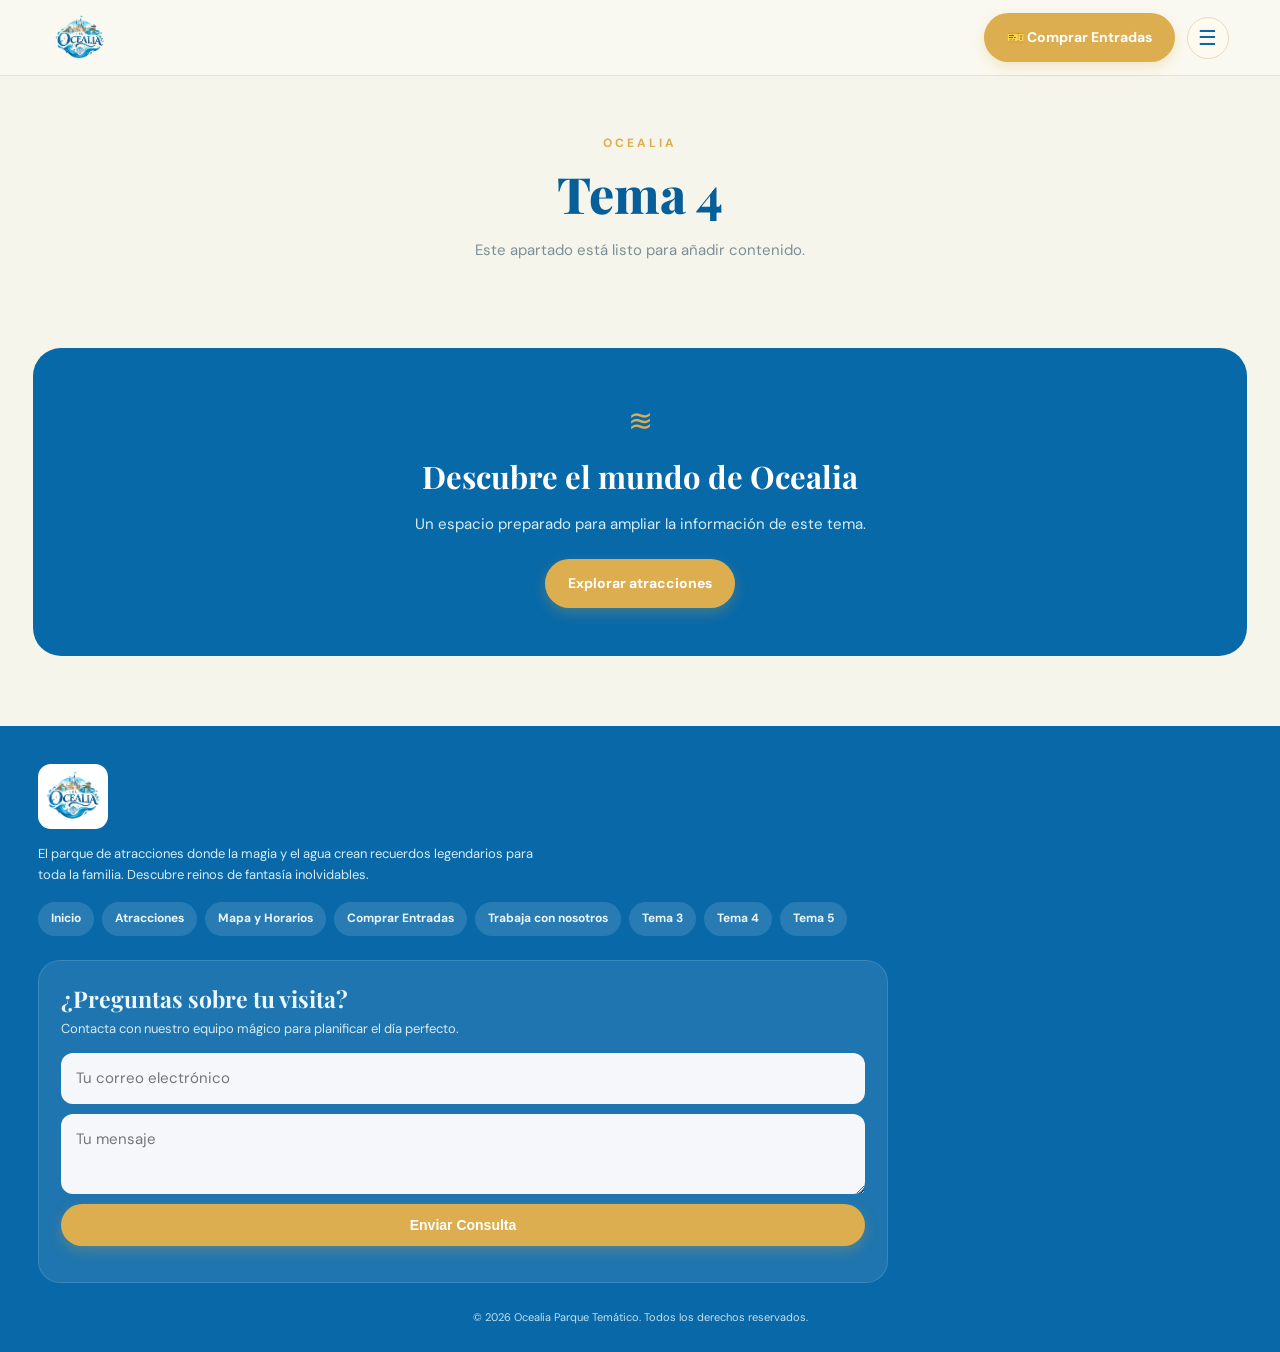
<file: tema4.html>
<!doctype html><html lang="es"><head><meta charset="utf-8"><meta name="viewport" content="width=device-width,initial-scale=1"><meta name="theme-color" content="#0869a8"><title>Tema 4 | Ocealia</title><link rel="stylesheet" href="styles.css"></head><body><header class="site-header"><a class="brand" href="index.html" aria-label="Ocealia inicio"><img src="assets/logo-ocealia.png" alt="Logotipo de Ocealia"></a><div class="header-actions"><a class="btn btn-gold" href="entradas.html">🎫 Comprar Entradas</a><button class="menu-toggle" aria-label="Abrir menú" aria-expanded="false">☰</button></div><nav class="nav"><a href="index.html">Inicio</a><a href="attractions.html">Atracciones</a><a href="careers.html">Tema 1</a><a href="tema2.html">Tema 2</a><a href="tema3.html">Tema 3</a><a href="tema4.html">Tema 4</a><a href="tema5.html">Tema 5</a></nav></header><main><section class="page-intro"><div class="eyebrow">Ocealia</div><h1>Tema 4</h1><p>Este apartado está listo para añadir contenido.</p></section><section class="blue-cta"><div class="wave">≋</div><h2>Descubre el mundo de Ocealia</h2><p>Un espacio preparado para ampliar la información de este tema.</p><a class="btn btn-gold" href="attractions.html">Explorar atracciones</a></section></main><footer class="footer"><div class="footer-inner"><img class="footer-brand" src="assets/logo-ocealia.png" alt="Ocealia"><p>El parque de atracciones donde la magia y el agua crean recuerdos legendarios para toda la familia. Descubre reinos de fantasía inolvidables.</p><nav class="footer-links"><a href="index.html">Inicio</a><a href="attractions.html">Atracciones</a><a href="tema2.html">Mapa y Horarios</a><a href="entradas.html">Comprar Entradas</a><a href="careers.html">Trabaja con nosotros</a><a href="tema3.html">Tema 3</a><a href="tema4.html">Tema 4</a><a href="tema5.html">Tema 5</a></nav><div class="contact-box"><h3>¿Preguntas sobre tu visita?</h3><p>Contacta con nuestro equipo mágico para planificar el día perfecto.</p><form data-demo><div class="form-row"><input type="email" placeholder="Tu correo electrónico" required><textarea placeholder="Tu mensaje" required></textarea></div><button class="btn btn-gold" type="submit">Enviar Consulta</button><p class="form-message" aria-live="polite"></p></form></div><div class="copyright">© 2026 Ocealia Parque Temático. Todos los derechos reservados.</div></div></footer><script src="script.js"></script></body></html>
</file>
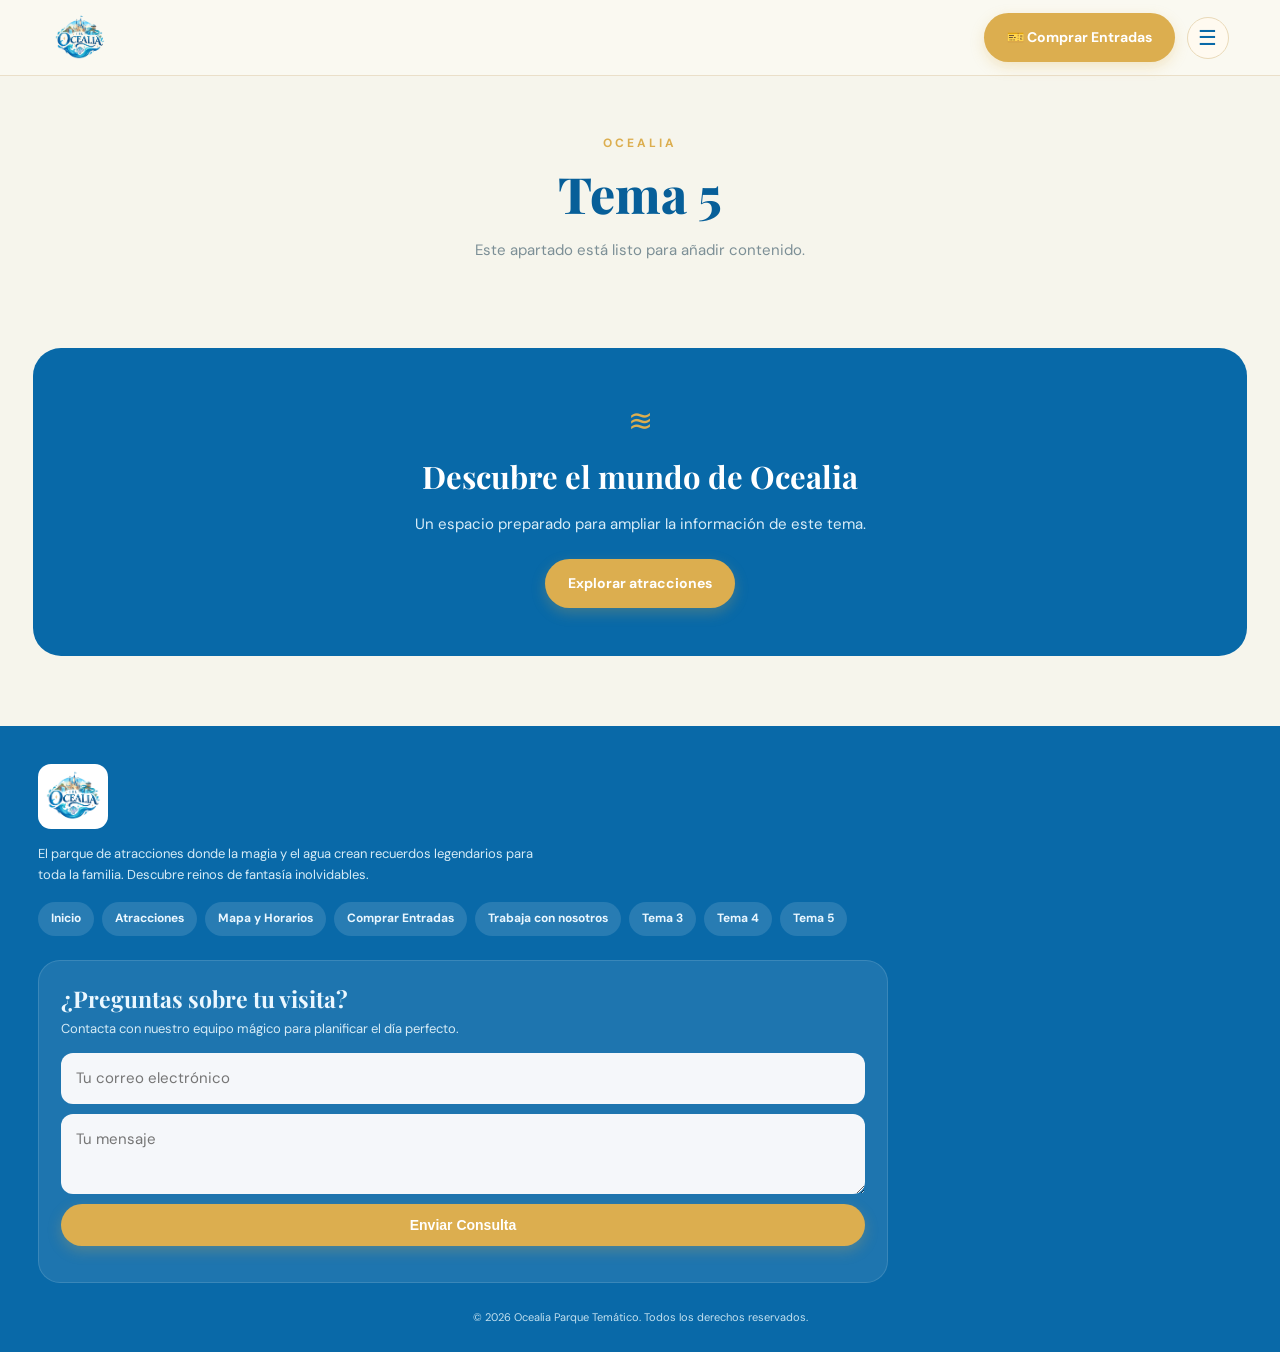
<file: tema5.html>
<!doctype html><html lang="es"><head><meta charset="utf-8"><meta name="viewport" content="width=device-width,initial-scale=1"><meta name="theme-color" content="#0869a8"><title>Tema 5 | Ocealia</title><link rel="stylesheet" href="styles.css"></head><body><header class="site-header"><a class="brand" href="index.html" aria-label="Ocealia inicio"><img src="assets/logo-ocealia.png" alt="Logotipo de Ocealia"></a><div class="header-actions"><a class="btn btn-gold" href="entradas.html">🎫 Comprar Entradas</a><button class="menu-toggle" aria-label="Abrir menú" aria-expanded="false">☰</button></div><nav class="nav"><a href="index.html">Inicio</a><a href="attractions.html">Atracciones</a><a href="careers.html">Tema 1</a><a href="tema2.html">Tema 2</a><a href="tema3.html">Tema 3</a><a href="tema4.html">Tema 4</a><a href="tema5.html">Tema 5</a></nav></header><main><section class="page-intro"><div class="eyebrow">Ocealia</div><h1>Tema 5</h1><p>Este apartado está listo para añadir contenido.</p></section><section class="blue-cta"><div class="wave">≋</div><h2>Descubre el mundo de Ocealia</h2><p>Un espacio preparado para ampliar la información de este tema.</p><a class="btn btn-gold" href="attractions.html">Explorar atracciones</a></section></main><footer class="footer"><div class="footer-inner"><img class="footer-brand" src="assets/logo-ocealia.png" alt="Ocealia"><p>El parque de atracciones donde la magia y el agua crean recuerdos legendarios para toda la familia. Descubre reinos de fantasía inolvidables.</p><nav class="footer-links"><a href="index.html">Inicio</a><a href="attractions.html">Atracciones</a><a href="tema2.html">Mapa y Horarios</a><a href="entradas.html">Comprar Entradas</a><a href="careers.html">Trabaja con nosotros</a><a href="tema3.html">Tema 3</a><a href="tema4.html">Tema 4</a><a href="tema5.html">Tema 5</a></nav><div class="contact-box"><h3>¿Preguntas sobre tu visita?</h3><p>Contacta con nuestro equipo mágico para planificar el día perfecto.</p><form data-demo><div class="form-row"><input type="email" placeholder="Tu correo electrónico" required><textarea placeholder="Tu mensaje" required></textarea></div><button class="btn btn-gold" type="submit">Enviar Consulta</button><p class="form-message" aria-live="polite"></p></form></div><div class="copyright">© 2026 Ocealia Parque Temático. Todos los derechos reservados.</div></div></footer><script src="script.js"></script></body></html>
</file>
<file: styles.css>
@import url('https://fonts.googleapis.com/css2?family=DM+Sans:wght@400;500;600;700&family=Playfair+Display:wght@600;700;800&display=swap');
:root{--blue:#0869a8;--blue2:#0879bb;--deep:#064e81;--gold:#dcae4f;--cream:#f6f5ec;--ink:#153b53;--muted:#788d96;--white:#fff;--shadow:0 8px 24px rgba(15,69,94,.10)}*{box-sizing:border-box}html{scroll-behavior:smooth}body{margin:0;background:var(--cream);color:var(--ink);font-family:'DM Sans',Arial,sans-serif;font-size:15px;line-height:1.65}a{color:inherit;text-decoration:none}img{max-width:100%;display:block}.site-header{height:76px;padding:12px clamp(18px,4vw,56px);display:flex;align-items:center;justify-content:space-between;background:rgba(250,249,241,.96);border-bottom:1px solid #eadfc9;position:sticky;top:0;z-index:10}.brand img{width:58px;height:52px;object-fit:contain}.header-actions{display:flex;align-items:center;gap:12px}.btn{border:0;border-radius:999px;padding:13px 23px;display:inline-flex;align-items:center;justify-content:center;font-weight:700;font-size:14px;cursor:pointer;transition:transform .2s,filter .2s}.btn:hover{transform:translateY(-2px);filter:brightness(1.04)}.btn-gold{background:var(--gold);color:white;box-shadow:0 5px 14px #d9ad4b44}.btn-light{background:#e7f5ff;color:var(--blue)}.menu-toggle{width:42px;height:42px;border-radius:50%;border:1px solid #e9d9b8;background:#fffaf0;color:var(--blue);font-size:21px;cursor:pointer}.nav{display:none;position:absolute;right:24px;top:68px;background:white;padding:14px;border-radius:16px;box-shadow:var(--shadow);min-width:210px}.nav.open{display:grid;gap:4px}.nav a{padding:9px 12px;border-radius:9px}.nav a:hover{background:#edf7fb;color:var(--blue)}main{max-width:1320px;margin:auto;padding:24px clamp(14px,2.6vw,34px) 70px}.hero{min-height:370px;border-radius:30px;overflow:hidden;position:relative;display:flex;align-items:center;justify-content:center;text-align:center;color:#fff;padding:48px 7%;background:linear-gradient(90deg,rgba(0,79,128,.72),rgba(0,125,172,.44)),url('https://files.cdn-files-a.com/uploads/12436920/800_6ad27c0fa3b76.jpg') center/cover}.hero:after{content:'';position:absolute;inset:0;background:linear-gradient(0deg,rgba(0,67,110,.28),transparent 65%);pointer-events:none}.hero-content{position:relative;z-index:1;max-width:780px}.eyebrow{font-size:12px;letter-spacing:3px;text-transform:uppercase;color:var(--gold);font-weight:700}.hero h1,.page-intro h1{font:800 clamp(32px,5vw,54px)/1.12 'Playfair Display',Georgia,serif;margin:12px 0 16px}.hero p{max-width:690px;margin:0 auto 24px;color:#f4fbff;font-size:17px}.hero-buttons{display:flex;gap:12px;justify-content:center;flex-wrap:wrap}.section-heading{text-align:center;margin:58px auto 28px}.section-heading h2,.blue-cta h2,.page-intro h1{font-family:'Playfair Display',Georgia,serif}.section-heading h2{font-size:30px;margin:6px 0 8px;color:#0b629b}.section-heading p{color:#78909a;margin:0}.feature-grid{display:grid;grid-template-columns:repeat(2,minmax(0,1fr));gap:22px}.feature-card,.attraction-card,.info-card,.job-card{background:white;border:1px solid #e8e3d6;border-radius:20px;overflow:hidden;box-shadow:var(--shadow)}.feature-card img{height:250px;width:100%;object-fit:cover}.feature-copy{padding:22px 24px 26px}.feature-copy h3,.attraction-copy h3{font-family:'Playfair Display',Georgia,serif;margin:0 0 8px;color:#0a639f;font-size:22px}.feature-copy p{margin:0;color:#87969c}.blue-cta{margin:48px 0 0;border-radius:28px;background:var(--blue);color:white;text-align:center;padding:48px 24px}.blue-cta .wave{font-size:30px;color:var(--gold)}.blue-cta h2{font-size:31px;margin:6px 0 10px}.blue-cta p{max-width:650px;margin:0 auto 22px;color:#d9edf8}.page-intro{text-align:center;padding:34px 8% 25px}.page-intro h1{font-size:clamp(34px,4.5vw,50px);color:#075f99}.page-intro p{max-width:820px;margin:12px auto;color:#7c8f96}.pills{display:flex;gap:9px;justify-content:center;flex-wrap:wrap;margin:18px 0}.pill{font-size:12px;border-radius:99px;background:#e5f4fb;color:#0a6ba6;padding:7px 13px;font-weight:700}.attraction-grid{display:grid;grid-template-columns:repeat(2,minmax(0,1fr));gap:18px}.attraction-card{border-radius:17px}.attraction-card img{height:210px;width:100%;object-fit:cover;background:#c8e8f2}.attraction-copy{padding:16px 18px 18px}.tag-row{display:flex;gap:7px;align-items:center;flex-wrap:wrap;margin-bottom:8px}.tag{font-size:10px;text-transform:uppercase;letter-spacing:.7px;font-weight:800;color:#0c77b6}.tag.gold{color:#c28d2d}.attraction-copy h3{font-size:19px}.attraction-copy p{font-size:13px;color:#81939a;margin:6px 0}.stars{color:#e1b346;letter-spacing:2px;font-size:13px}.section-title-row{display:flex;justify-content:space-between;align-items:end;margin:36px 0 16px}.section-title-row h2{font:700 28px 'Playfair Display',Georgia,serif;color:#08649e;margin:0}.section-title-row p{margin:4px 0;color:#82939a}.footer{background:#0969a8;color:#eaf7ff;padding:38px clamp(16px,3vw,38px) 26px}.footer-inner{max-width:1320px;margin:auto}.footer-brand{width:70px;height:65px;object-fit:contain;background:#fff;border-radius:13px;padding:4px;margin-bottom:14px}.footer p{font-size:13px;max-width:500px;color:#d5ebf6}.footer-links{display:flex;gap:8px;flex-wrap:wrap;margin:16px 0 24px}.footer-links a{background:#ffffff20;border-radius:99px;padding:7px 13px;font-size:12px;font-weight:700}.contact-box{background:#ffffff16;border:1px solid #ffffff20;border-radius:22px;padding:22px;max-width:850px}.contact-box h3{font:700 23px 'Playfair Display',Georgia,serif;margin:0 0 4px}.contact-box p{margin:0 0 14px}.form-row{display:grid;gap:10px}.contact-box input,.contact-box textarea,.contact-box select{width:100%;border:0;border-radius:12px;background:#f5f7fa;padding:13px 15px;font:inherit;color:#345}.contact-box textarea{min-height:80px;resize:vertical}.contact-box .btn{width:100%;margin-top:10px}.copyright{text-align:center;color:#c2e0ef;font-size:11px;margin:25px auto 0}.two-col{display:grid;grid-template-columns:repeat(2,minmax(0,1fr));gap:16px}.info-card{padding:20px}.info-card h3{font:700 19px 'Playfair Display',Georgia,serif;color:#0868a5;margin:0 0 7px}.info-card p{color:#7e9199;margin:0;font-size:14px}.career-hero{display:grid;grid-template-columns:1fr 1fr;gap:22px;align-items:center;padding:30px 0}.career-hero img{width:100%;height:280px;object-fit:cover;border-radius:22px;box-shadow:var(--shadow)}.career-hero h1{font:800 clamp(30px,4vw,46px)/1.15 'Playfair Display',Georgia,serif;color:#08649e;margin:10px 0}.career-hero p{color:#7c8e95}.process-grid{display:grid;grid-template-columns:repeat(2,minmax(0,1fr));gap:12px}.step{background:white;border:1px solid #e7dfcf;border-radius:15px;padding:16px}.step b{display:block;color:var(--gold);font:800 20px 'Playfair Display',Georgia,serif}.job-list{display:grid;gap:10px}.job-card{padding:17px 20px;display:flex;align-items:flex-start;justify-content:space-between;gap:14px}.job-card h3{margin:0;font:700 18px 'Playfair Display',Georgia,serif;color:#0768a4}.job-card p{margin:4px 0;color:#819198;font-size:13px}.job-card .pill{white-space:nowrap;align-self:center}.empty-hero{padding:46px 20px;text-align:center;background:linear-gradient(135deg,#e4f6fa,#f8f5e9);border-radius:24px}.empty-hero h1{font:800 42px 'Playfair Display',Georgia,serif;color:#08649e;margin:0 0 10px}.empty-hero p{color:#718b95;max-width:620px;margin:auto}.filters{display:flex;gap:8px;flex-wrap:wrap;justify-content:center;margin:18px 0 25px}.filters button{border:1px solid #d5e8ee;background:#fff;border-radius:99px;padding:9px 14px;color:#0870aa;font:600 12px 'DM Sans',sans-serif;cursor:pointer}.filters button.active{background:var(--blue);color:white}.hidden{display:none!important}@media(max-width:700px){.site-header{height:64px;padding:8px 14px}.brand img{width:48px;height:46px}.header-actions>.btn{padding:10px 13px;font-size:11px}.menu-toggle{width:37px;height:37px}.hero{min-height:340px;border-radius:22px;padding:34px 7%}.hero p{font-size:14px}.feature-grid,.attraction-grid,.two-col,.career-hero{grid-template-columns:1fr}.feature-card img{height:210px}.attraction-card img{height:190px}.section-heading{margin-top:42px}.blue-cta{padding:36px 18px}.blue-cta h2{font-size:26px}.page-intro{padding:25px 2% 16px}.career-hero img{height:220px}.job-card{display:block}.job-card .pill{display:inline-flex;margin-top:8px}.process-grid{grid-template-columns:1fr}.contact-box{padding:17px}.footer{padding:30px 15px 22px}}

/* Estilos compatibles para las secciones de Recursos Humanos de careers.html */
.career-section{padding:34px 0 12px}
.career-section>.container{max-width:1320px;margin:0 auto;padding:0 clamp(14px,2.6vw,34px)}
.career-section h2{font:700 clamp(25px,3vw,32px)/1.2 'Playfair Display',Georgia,serif;color:#08649e;margin:5px 0 12px}
.career-section h3{font:700 18px/1.3 'Playfair Display',Georgia,serif;color:#0868a5;margin:0 0 8px}
.career-section p{color:#7e9199}
.person-grid,.service-grid,.job-grid{display:grid;grid-template-columns:repeat(2,minmax(0,1fr));gap:12px;margin:18px 0 24px}
.person,.process-step{background:#fff;border:1px solid #e8e3d6;border-radius:16px;padding:18px;box-shadow:var(--shadow)}
.person h3{margin-bottom:6px}
.person b{color:#0a6ba6;font-size:13px}
.person p,.process-step p{font-size:13px;color:#7e9199;margin:6px 0 0}
.service-grid .info-card{padding:18px 20px}
.service-grid .info-card:not(:has(p)){font-weight:700;color:#0868a5;display:flex;align-items:center;min-height:66px}
.filters .tag{display:inline-flex;background:#e5f4fb;border:1px solid #d5e8ee;border-radius:999px;padding:8px 13px;color:#0870aa;font-size:12px;letter-spacing:0;text-transform:none}
.process-grid{margin:18px 0 26px}
.process-step .number{font:800 20px 'Playfair Display',Georgia,serif;color:var(--gold);margin-bottom:5px}
.job-grid{grid-template-columns:1fr}
.job-grid .job-card{display:block;padding:18px 20px}
.job-grid .job-card .tag{display:inline-flex;background:#e5f4fb;border-radius:999px;padding:5px 10px;margin-bottom:8px}
.job-grid .job-card h3{margin-bottom:6px}
.job-grid .small{display:inline-block;color:#b1842d;font-size:12px;font-weight:700;margin-top:7px}
.form-panel{background:var(--blue);color:#fff;border-radius:22px;padding:24px;margin:28px 0 8px}
.form-panel h2{color:#fff!important}
.form-panel p{color:#d9edf8}
.form-panel form{display:grid;gap:10px}
.form-panel input,.form-panel select,.form-panel textarea{width:100%;border:0;border-radius:11px;background:#f5f7fa;padding:12px 14px;font:inherit;color:#345}
.form-panel .btn{background:var(--gold);color:white;width:100%}
.form-panel .notice{font-size:13px;color:#fff}
.actions{display:flex;gap:10px;flex-wrap:wrap;justify-content:center;margin-top:18px}
.btn.light{background:#e7f5ff;color:var(--blue)}
@media(max-width:700px){.career-section{padding-top:24px}.person-grid,.service-grid,.job-grid{grid-template-columns:1fr}.form-panel{padding:18px}.career-section>.container{padding-left:14px;padding-right:14px}}

/* Tarjetas de los apartados de Recursos Humanos */
.hr-functions .info-card,.hr-pillars .info-card,.hr-benefits .info-card{position:relative;min-height:92px;padding:20px 22px 20px 64px;display:flex;flex-direction:column;justify-content:center;transition:transform .2s,box-shadow .2s}
.hr-functions .info-card:hover,.hr-pillars .info-card:hover,.hr-benefits .info-card:hover{transform:translateY(-3px);box-shadow:0 12px 28px #174b6417}
.hr-functions .info-card h3,.hr-pillars .info-card h3,.hr-benefits .info-card h3{margin:0 0 5px}
.hr-functions .info-card p,.hr-pillars .info-card p,.hr-benefits .info-card p{margin:0}
.hr-number,.hr-symbol{position:absolute;left:19px;top:50%;transform:translateY(-50%);width:32px;height:32px;border-radius:50%;display:flex;align-items:center;justify-content:center;background:#e5f4fb;color:#0870aa;font-weight:800;font-size:12px}
.hr-symbol{background:#fbf1d9;color:#b1842d;font-size:18px}
.hr-benefits .info-card{min-height:120px}
@media(max-width:700px){.hr-functions .info-card,.hr-pillars .info-card,.hr-benefits .info-card{min-height:80px;padding:17px 16px 17px 58px}.hr-number,.hr-symbol{left:15px}}

/* Tema 2: análisis y descripción de puestos */
.topic-main{padding-top:20px}
.topic-hero{position:relative;overflow:hidden;border-radius:28px;padding:clamp(28px,5vw,58px);background:linear-gradient(125deg,#064e81 0%,#0879bb 70%,#45a8c9 100%);color:white;box-shadow:var(--shadow)}
.topic-hero:after{content:'≋';position:absolute;right:3%;bottom:-65px;font-size:clamp(180px,26vw,330px);line-height:1;color:#ffffff12;pointer-events:none}
.topic-hero>*{position:relative;z-index:1}.topic-hero .eyebrow{color:#f1cb76}.topic-hero h1{max-width:850px;font:800 clamp(34px,5vw,56px)/1.1 'Playfair Display',Georgia,serif;margin:13px 0 16px}.topic-hero p{max-width:800px;color:#e1f3fa;font-size:16px}.topic-tags{display:flex;gap:8px;flex-wrap:wrap;margin:20px 0 24px}.topic-tags .pill{background:#ffffff1b;border:1px solid #ffffff35;color:#fff}
.topic-progress{margin:28px 0 8px;padding:22px 25px;background:#fff;border:1px solid #e8e3d6;border-radius:20px;box-shadow:var(--shadow);display:grid;grid-template-columns:1fr minmax(200px,300px);gap:24px;align-items:center}.topic-progress h2{font:700 25px 'Playfair Display',Georgia,serif;color:#08649e;margin:4px 0}.topic-progress p{color:#7e9199;margin:0;font-size:13px}.progress-number{display:grid;gap:4px}.progress-number strong{font:700 22px 'Playfair Display',Georgia,serif;color:#0869a8}.progress-number>span{font-size:12px;color:#82939a}.progress-track{height:8px;background:#e6f1f5;border-radius:99px;overflow:hidden;margin-top:6px}.progress-track span{display:block;height:100%;width:0;background:linear-gradient(90deg,#0879bb,#dcae4f);border-radius:99px;transition:width .3s}
.topic-content{padding-top:12px}.topic-steps{display:grid;gap:14px}.topic-step{background:#fff;border:1px solid #e8e3d6;border-radius:20px;overflow:hidden;box-shadow:var(--shadow);scroll-margin-top:95px}.topic-step-top{display:grid;grid-template-columns:48px 1fr auto;gap:16px;align-items:center;padding:22px 24px}.topic-step-number{width:46px;height:46px;display:flex;align-items:center;justify-content:center;border-radius:15px;background:#e5f4fb;color:#0870aa;font:800 17px 'Playfair Display',Georgia,serif}.topic-step-title .tag{display:inline-block;margin-bottom:4px}.topic-step-title h3{font:700 clamp(18px,2vw,22px)/1.25 'Playfair Display',Georgia,serif;color:#08649e;margin:0 0 5px}.topic-step-title p{color:#7e9199;font-size:13px;margin:0}.topic-check{display:flex;align-items:center;gap:7px;white-space:nowrap;color:#728992;font-size:11px;font-weight:700;cursor:pointer}.topic-check input{width:17px;height:17px;accent-color:#0879bb;cursor:pointer}.topic-step details{border-top:1px solid #edf0ec;background:#fffefa}.topic-step summary{padding:13px 24px;cursor:pointer;color:#0869a8;font-size:13px;font-weight:700;list-style:none;display:flex;align-items:center;justify-content:space-between}.topic-step summary::-webkit-details-marker{display:none}.topic-step summary:after{content:'＋';font-size:18px;color:#c18d2c}.topic-step details[open] summary:after{content:'−'}.topic-detail{padding:0 24px 22px;color:#6f858e;font-size:14px}.topic-detail p{margin:5px 0 10px}.topic-detail ul{padding-left:20px;margin:8px 0 16px}.topic-detail li{padding:3px 0}.writing-prompt{padding:14px 16px;background:#f0f8fb;border-left:3px solid var(--gold);border-radius:0 12px 12px 0}.writing-prompt strong{color:#08649e}.writing-prompt p{margin:4px 0 0;font-size:13px}.topic-tip{display:flex;gap:16px;align-items:flex-start;margin:30px 0;padding:22px 24px;border:1px solid #ebdfc2;border-radius:20px;background:#fffaf0}.topic-tip-icon{width:38px;height:38px;flex:0 0 38px;border-radius:50%;display:flex;align-items:center;justify-content:center;background:#f5e6bd;color:#a87921;font-size:22px}.topic-tip h2{font:700 21px 'Playfair Display',Georgia,serif;color:#08649e;margin:0 0 5px}.topic-tip p{color:#718790;margin:0;font-size:14px}.topic-end{margin-top:25px}.topic-end-buttons{display:flex;gap:10px;justify-content:center;flex-wrap:wrap;margin-top:20px}
@media(max-width:700px){.topic-hero{padding:29px 22px;border-radius:22px}.topic-hero p{font-size:14px}.topic-progress{grid-template-columns:1fr;padding:19px;gap:16px}.topic-step-top{grid-template-columns:40px 1fr;gap:12px;padding:17px}.topic-step-number{width:40px;height:40px}.topic-check{grid-column:2;justify-self:start}.topic-step summary{padding:12px 17px}.topic-detail{padding:0 17px 18px}.topic-tip{padding:18px;gap:12px}.topic-tip h2{font-size:19px}}


/* ===== TEMA 2 · DISEÑO EDITORIAL OCEALIA ===== */
.t2-page{--t2-ink:#123c58;--t2-blue:#0876ad;--t2-aqua:#20a6b4;--t2-gold:#c99d4d;--t2-cream:#f7f4ec;color:var(--t2-ink)}
.t2-page section{scroll-margin-top:105px}.t2-hero{max-width:1240px;margin:36px auto 24px;padding:54px 5%;min-height:340px;border-radius:28px;background:linear-gradient(120deg,#073e68,#0879ad 62%,#25a5b3);color:#fff;display:grid;grid-template-columns:1.2fr .8fr;gap:35px;align-items:center;overflow:hidden;position:relative}.t2-hero .eyebrow{color:#f2d99e;letter-spacing:2px}.t2-kicker{display:inline-block;margin-top:15px;padding:6px 13px;border:1px solid #e6c77d;border-radius:30px;color:#f5d99b;font-size:12px;letter-spacing:2px}.t2-hero h1{font:clamp(36px,5vw,58px)/1.06 Georgia,serif;margin:15px 0}.t2-hero p{max-width:600px;font-size:17px;line-height:1.7;color:#e8f4f8}.t2-hero-tags{display:flex;flex-wrap:wrap;gap:9px;margin-top:22px}.t2-hero-tags span{border:1px solid #ffffff55;border-radius:30px;padding:7px 12px;font-size:12px}.t2-hero-art{min-height:230px;display:grid;place-items:center;position:relative}.t2-orbit{position:absolute;font-size:190px;color:#ffffff20;right:15%;top:-40px}.t2-hero-card{position:relative;width:min(290px,100%);padding:28px;border-radius:20px;background:#ffffffed;color:#124563;box-shadow:0 20px 55px #00345255;transform:rotate(3deg)}.t2-hero-card span,.t2-hero-card small{display:block;color:#a17c36;letter-spacing:2px;font-size:10px}.t2-hero-card strong{display:block;font:26px/1.2 Georgia,serif;margin:22px 0}.t2-index{max-width:1160px;margin:0 auto 55px;padding:12px;display:flex;gap:8px;justify-content:center;flex-wrap:wrap;background:#f1f6f7;border-radius:16px}.t2-index a{padding:10px 13px;border-radius:10px;text-decoration:none;color:#164763;font-size:13px}.t2-index a:hover{background:#fff;box-shadow:0 5px 16px #0b42601a}.t2-index b{color:#bd9140;margin-right:5px}.t2-section{max-width:1160px;margin:0 auto;padding:48px 24px 62px}.t2-tint{max-width:none;background:linear-gradient(180deg,#f2f7f7,#f8f6ef)}.t2-tint>*{max-width:1112px;margin-left:auto;margin-right:auto}.t2-section-head{display:flex;gap:20px;align-items:flex-start;margin-bottom:32px}.t2-number{flex:0 0 58px;height:58px;border-radius:18px;background:#0b6fa4;color:white;display:grid;place-items:center;font:26px Georgia,serif;box-shadow:0 8px 20px #0b6fa433}.t2-section-head .eyebrow{color:#b58a3e;letter-spacing:2px;font-size:11px;font-weight:700}.t2-section-head h2{font:clamp(26px,3.2vw,38px)/1.15 Georgia,serif;margin:6px 0;color:#123e5b}.t2-job-grid{display:grid;grid-template-columns:repeat(2,minmax(0,1fr));gap:22px}.t2-job-card{background:white;border:1px solid #e1e9e9;border-radius:20px;padding:25px;box-shadow:0 10px 28px #17445b0c;border-top:5px solid #20a4b1}.t2-job-card.finance{border-top-color:#c69a4b}.t2-card-top{display:flex;align-items:center;gap:10px;margin-bottom:18px}.t2-icon{width:39px;height:39px;border-radius:13px;background:#e5f5f5;display:grid;place-items:center;color:#087aa1;font-size:22px}.finance .t2-icon{background:#f8f0df;color:#a17a32}.t2-label{font-size:10px;font-weight:800;letter-spacing:1.5px;color:#a17b38}.t2-job-card h3{font:25px/1.2 Georgia,serif;margin:0 0 10px}.t2-dept{font-size:13px;color:#668091}.t2-job-card h4{margin:22px 0 6px;color:#0875a1}.t2-job-card p,.t2-job-card li{line-height:1.65;font-size:14px}.t2-job-card details{border-top:1px solid #e8eeee;margin-top:13px;padding-top:12px}.t2-job-card summary{cursor:pointer;font-weight:700;color:#135273;list-style:none}.t2-job-card summary:after{content:'+';float:right;color:#bd9140;font-size:20px}.t2-job-card details[open] summary:after{content:'−'}.t2-job-card details ul{padding-left:20px}.t2-feature{display:grid;grid-template-columns:58px 1fr;gap:20px;padding:28px;background:white;border-radius:20px;box-shadow:0 10px 30px #17445b0d}.t2-feature-icon{width:54px;height:54px;border-radius:17px;background:#e4f4f4;color:#0878a2;display:grid;place-items:center;font-size:30px}.t2-feature h3,.t2-subtitle{font:26px Georgia,serif;margin:0 0 14px}.t2-feature p,.t2-method-grid p,.t2-method-grid li{font-size:14px;line-height:1.7}.t2-chip-list{display:flex;flex-wrap:wrap;gap:8px;padding:0;list-style:none}.t2-chip-list li{background:#edf6f5;border-radius:30px;padding:7px 12px;font-size:12px}.t2-question-grid{display:grid;grid-template-columns:repeat(2,1fr);gap:9px}.t2-question-grid div{padding:12px 15px;background:#f7f4ec;border-radius:10px;font-size:13px}.t2-subtitle{margin:35px 0 17px}.t2-method-grid{display:grid;grid-template-columns:1.3fr .7fr;gap:18px}.t2-method-grid article{background:#fff;border-radius:18px;padding:24px;border:1px solid #e4ebeb}.t2-method-grid article>span{color:#c69a4b;font:28px Georgia,serif}.t2-method-grid h3{font:22px Georgia,serif}.t2-table-wrap{margin:20px 0 30px;padding:24px;background:white;border-radius:18px;box-shadow:0 8px 25px #17445b0c;overflow-x:auto}.t2-table-wrap>h3{text-align:center;font:18px Georgia,serif;letter-spacing:1px}.t2-table-title{margin:20px 0 12px;padding:13px 17px;background:#0a6fa4;color:#fff;border-radius:10px;font:20px Georgia,serif}.t2-table{border-collapse:collapse;width:100%;font-size:14px}.t2-table th{background:#eaf3f4;text-align:left;color:#174b68}.t2-table th,.t2-table td{padding:12px 14px;border-bottom:1px solid #e8eeee;vertical-align:top}.t2-table td:first-child{width:32%;font-weight:700;color:#24536b}.t2-table tr:hover td{background:#fbfaf5}.t2-profile{background:white;border-radius:20px;overflow:hidden;margin:22px 0;box-shadow:0 10px 28px #17445b0c}.t2-profile-head{padding:24px 28px;background:linear-gradient(110deg,#0a4772,#0a83b0);color:white}.t2-profile-head.aqua{background:linear-gradient(110deg,#087a91,#24a9ad)}.t2-profile-head span{font-size:10px;letter-spacing:2px;color:#f3d99e}.t2-profile-head h3{font:26px Georgia,serif;margin:9px 0 0}.t2-profile-grid{padding:22px;display:grid;grid-template-columns:repeat(2,minmax(0,1fr));gap:14px}.t2-profile-grid article{padding:19px;background:#f7f8f5;border-radius:13px;border-left:3px solid #c9a45e}.t2-profile-grid h4{margin:0 0 12px;color:#0c709a;font:19px Georgia,serif}.t2-profile-grid p,.t2-profile-grid li{font-size:13px;line-height:1.65}.t2-profile-grid ul{padding-left:18px}.t2-profesiogram{background:#fff;border:1px solid #e2e9e8;border-radius:20px;padding:25px;margin:22px 0;box-shadow:0 9px 25px #17445b0b}.t2-prof-head{padding:22px;border-radius:15px;background:#eaf5f5}.t2-prof-head span{font-size:11px;letter-spacing:1.5px;font-weight:800;color:#a17b38}.t2-prof-head h3{font:25px Georgia,serif;margin:10px 0}.t2-prof-head li{line-height:1.7;font-size:14px}.t2-profesiogram>h4{font:20px Georgia,serif;color:#0b719a;margin:26px 0 10px}.t2-rating-table{width:100%;border-collapse:collapse;font-size:14px}.t2-rating-table th,.t2-rating-table td{padding:11px 14px;border-bottom:1px solid #e8eeee;text-align:left}.t2-rating-table th{background:#f1f5f3;color:#164b67}.t2-rating-table td:last-child{width:28%;font-weight:700;color:#a17b38}.t2-rating-table td b{display:inline-grid;place-items:center;width:28px;height:28px;background:#e3f3f1;color:#087c92;border-radius:50%}.t2-profesiogram>ul{line-height:1.8;font-size:14px}.finance-prof .t2-prof-head{background:#f8f1e3}.t2-competency-grid{display:grid;grid-template-columns:1fr 1fr;gap:20px}.t2-competency{background:#fff;border-radius:19px;padding:25px;border-top:5px solid #c49a4b;box-shadow:0 9px 25px #17445b0b}.t2-competency.lifeguard{border-top-color:#20a6b4}.t2-competency h3{font:25px Georgia,serif;margin:0 0 12px}.t2-competency p,.t2-competency li{font-size:14px;line-height:1.65}.t2-competency-block{padding:14px 0;border-top:1px solid #e8eeee}.t2-competency-block>b{color:#0c7197}.t2-competency-block ul{padding-left:20px}.t2-forecast{display:grid;grid-template-columns:.8fr 1.2fr;gap:20px}.t2-forecast-main{padding:30px;border-radius:20px;background:linear-gradient(145deg,#0a4a73,#087ba8);color:#fff}.t2-forecast-main .t2-label{color:#f1d69a}.t2-big-stat{font:100px/.95 Georgia,serif;color:#f0d99f;margin:25px 0 18px}.t2-forecast-main p{font-size:14px;line-height:1.75}.t2-forecast-tech{padding:28px;background:#f5f7f3;border-radius:20px}.t2-forecast-tech h3{font:22px Georgia,serif}.t2-tech-item{display:flex;gap:15px;padding:15px 0;border-top:1px solid #dce7e5;align-items:flex-start}.t2-tech-item>span{flex:0 0 35px;height:35px;border-radius:11px;background:#0b7da4;color:#fff;display:grid;place-items:center;font-size:12px}.t2-tech-item p{margin:3px 0;font-size:14px;line-height:1.6}.t2-end{margin:20px auto 55px;max-width:1160px;text-align:center;padding:55px 20px;border-radius:25px;background:linear-gradient(110deg,#073e68,#0b83aa);color:white}.t2-end>span{font-size:11px;letter-spacing:3px;color:#f0d69a}.t2-end h2{font:34px Georgia,serif;margin:14px 0}.t2-end p{color:#e5f2f4}.t2-end .btn{display:inline-block;margin-top:14px;text-decoration:none}
@media(max-width:800px){.t2-hero{margin:18px 14px;padding:34px 25px;grid-template-columns:1fr}.t2-hero-art{min-height:190px}.t2-job-grid,.t2-method-grid,.t2-profile-grid,.t2-competency-grid,.t2-forecast{grid-template-columns:1fr}.t2-section{padding:36px 16px 45px}.t2-section-head{gap:13px}.t2-number{flex-basis:45px;height:45px}.t2-feature{grid-template-columns:1fr}.t2-question-grid{grid-template-columns:1fr}.t2-index{margin:0 12px 25px}.t2-index a{font-size:12px;padding:8px}.t2-table-wrap{padding:15px}.t2-table{min-width:560px}.t2-rating-table{min-width:430px}.t2-profesiogram{overflow-x:auto;padding:15px}.t2-end{margin:10px 14px 35px}}


/* =====================================
   VALORACIÓN DE CANDIDATURAS - TEMA 3
===================================== */

.valoracion-candidaturas {
    margin: 55px auto;
    max-width: 1050px;
    padding: 35px;
    border-radius: 24px;
    background: #f7fbfa;
    color: #294b4b;
    box-shadow: 0 8px 30px rgba(35, 75, 75, 0.07);
}

.valoracion-header {
    text-align: center;
    margin-bottom: 30px;
}

.valoracion-etiqueta {
    display: inline-block;
    padding: 8px 15px;
    border-radius: 30px;
    background: #dcefeb;
    color: #397c73;
    font-size: 11px;
    font-weight: 700;
    letter-spacing: 2px;
}

.valoracion-header h2 {
    margin: 18px 0;
    color: #245c59;
    font-size: clamp(24px, 4vw, 34px);
}

.valoracion-header p,
.valoracion-texto p {
    line-height: 1.8;
    color: #607575;
}

.valoracion-texto {
    margin: 25px 0;
}

/* Tabla visual de puntuación */

.tabla-valoracion {
    padding: 28px;
    margin: 30px 0;
    background: #ffffff;
    border-radius: 20px;
    border: 1px solid #e4efec;
}

.tabla-valoracion h3,
.aplicacion-criterios h3,
.decision-final h3 {
    color: #28645f;
    font-size: 22px;
    margin: 0 0 8px;
}

.tabla-subtitulo {
    color: #829594;
    font-size: 13px;
    margin-bottom: 25px;
}

.criterio-valoracion {
    display: flex;
    align-items: center;
    gap: 18px;
    padding: 18px;
    margin: 13px 0;
    border-radius: 15px;
    transition: transform 0.25s ease, box-shadow 0.25s ease;
}

.criterio-valoracion:hover {
    transform: translateY(-3px);
    box-shadow: 0 7px 18px rgba(35, 75, 75, 0.09);
}

.criterio-1 {
    background: #e7f2ef;
}

.criterio-2 {
    background: #e9eff9;
}

.criterio-3 {
    background: #f9f0e2;
}

.criterio-4 {
    background: #f5eaf1;
}

.criterio-icono {
    display: flex;
    align-items: center;
    justify-content: center;
    min-width: 42px;
    height: 42px;
    border-radius: 12px;
    background: rgba(255, 255, 255, 0.8);
    font-size: 13px;
    font-weight: 800;
    color: #426d69;
}

.criterio-info {
    flex: 1;
    min-width: 0;
}

.criterio-info strong {
    display: block;
    font-size: 15px;
    color: #355957;
    margin-bottom: 5px;
}

.criterio-info span {
    display: block;
    font-size: 12px;
    color: #718483;
    line-height: 1.5;
}

.barra-fondo {
    height: 7px;
    width: 100%;
    max-width: 300px;
    margin-top: 12px;
    border-radius: 20px;
    background: rgba(255, 255, 255, 0.8);
    overflow: hidden;
}

.barra-progreso {
    height: 100%;
    border-radius: 20px;
}

.progreso-30 {
    width: 100%;
    background: #6ca99c;
}

.progreso-25 {
    width: 83.33%;
    background: #d5a45e;
}

.progreso-15 {
    width: 50%;
    background: #b985a5;
}

.criterio-puntos {
    min-width: 65px;
    text-align: center;
    font-size: 24px;
    font-weight: 800;
    color: #426d69;
}

.criterio-puntos small {
    display: block;
    font-size: 10px;
    font-weight: 600;
    color: #829594;
}

.total-valoracion {
    display: flex;
    align-items: center;
    justify-content: space-between;
    gap: 15px;
    margin-top: 22px;
    padding: 20px;
    border-radius: 14px;
    background: #285f5a;
    color: white;
}

.total-valoracion span {
    font-size: 12px;
    font-weight: 700;
    letter-spacing: 1.5px;
}

.total-valoracion strong {
    font-size: 27px;
}

.total-valoracion small {
    font-size: 12px;
    font-weight: 400;
}

/* Aplicación de los criterios */

.aplicacion-criterios {
    margin-top: 40px;
}

.puesto-valoracion {
    display: flex;
    align-items: flex-start;
    gap: 18px;
    margin-top: 18px;
    padding: 22px;
    border-radius: 16px;
    background: white;
    border: 1px solid #e4efec;
}

.puesto-icono {
    display: flex;
    align-items: center;
    justify-content: center;
    min-width: 48px;
    height: 48px;
    border-radius: 14px;
    background: #e5f1ee;
    font-size: 22px;
}

.puesto-valoracion h4 {
    margin: 2px 0 9px;
    color: #326c65;
    font-size: 16px;
}

.puesto-valoracion p,
.decision-final p {
    margin: 0;
    color: #657b79;
    font-size: 14px;
    line-height: 1.8;
}

.decision-final {
    margin-top: 30px;
    padding: 25px;
    border-left: 4px solid #78aaa0;
    border-radius: 0 15px 15px 0;
    background: #eaf3f0;
}

.decision-final p {
    margin-top: 12px;
}

/* Adaptación a móviles */

@media (max-width: 600px) {
    .valoracion-candidaturas {
        padding: 20px 15px;
        margin: 30px auto;
    }

    .tabla-valoracion {
        padding: 17px 12px;
    }

    .criterio-valoracion {
        gap: 10px;
        padding: 13px 10px;
    }

    .criterio-icono {
        min-width: 34px;
        height: 34px;
        font-size: 11px;
    }

    .criterio-info strong {
        font-size: 13px;
    }

    .criterio-info span {
        font-size: 11px;
    }

    .criterio-puntos {
        min-width: 48px;
        font-size: 20px;
    }

    .total-valoracion {
        padding: 16px;
    }

    .total-valoracion span {
        font-size: 10px;
    }

    .total-valoracion strong {
        font-size: 22px;
    }

    .puesto-valoracion {
        padding: 16px;
        gap: 12px;
    }
}
</file>
